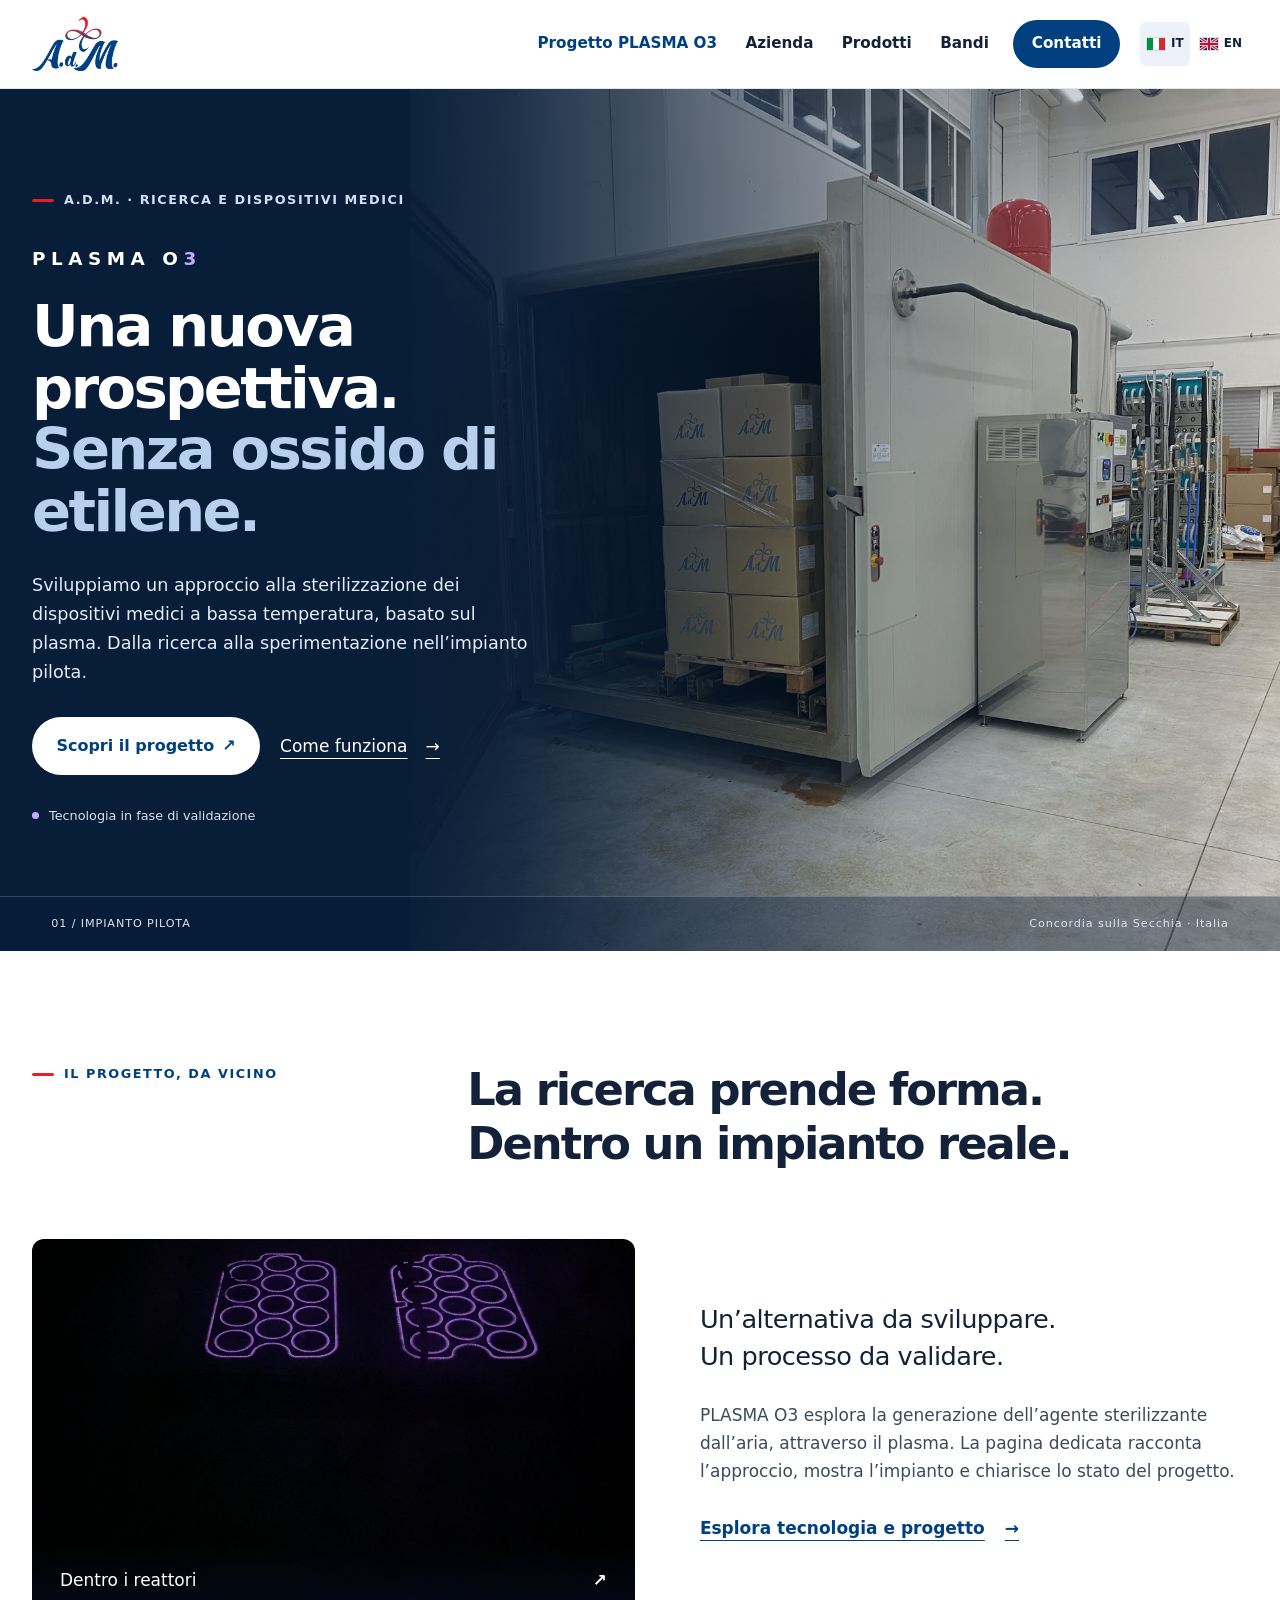
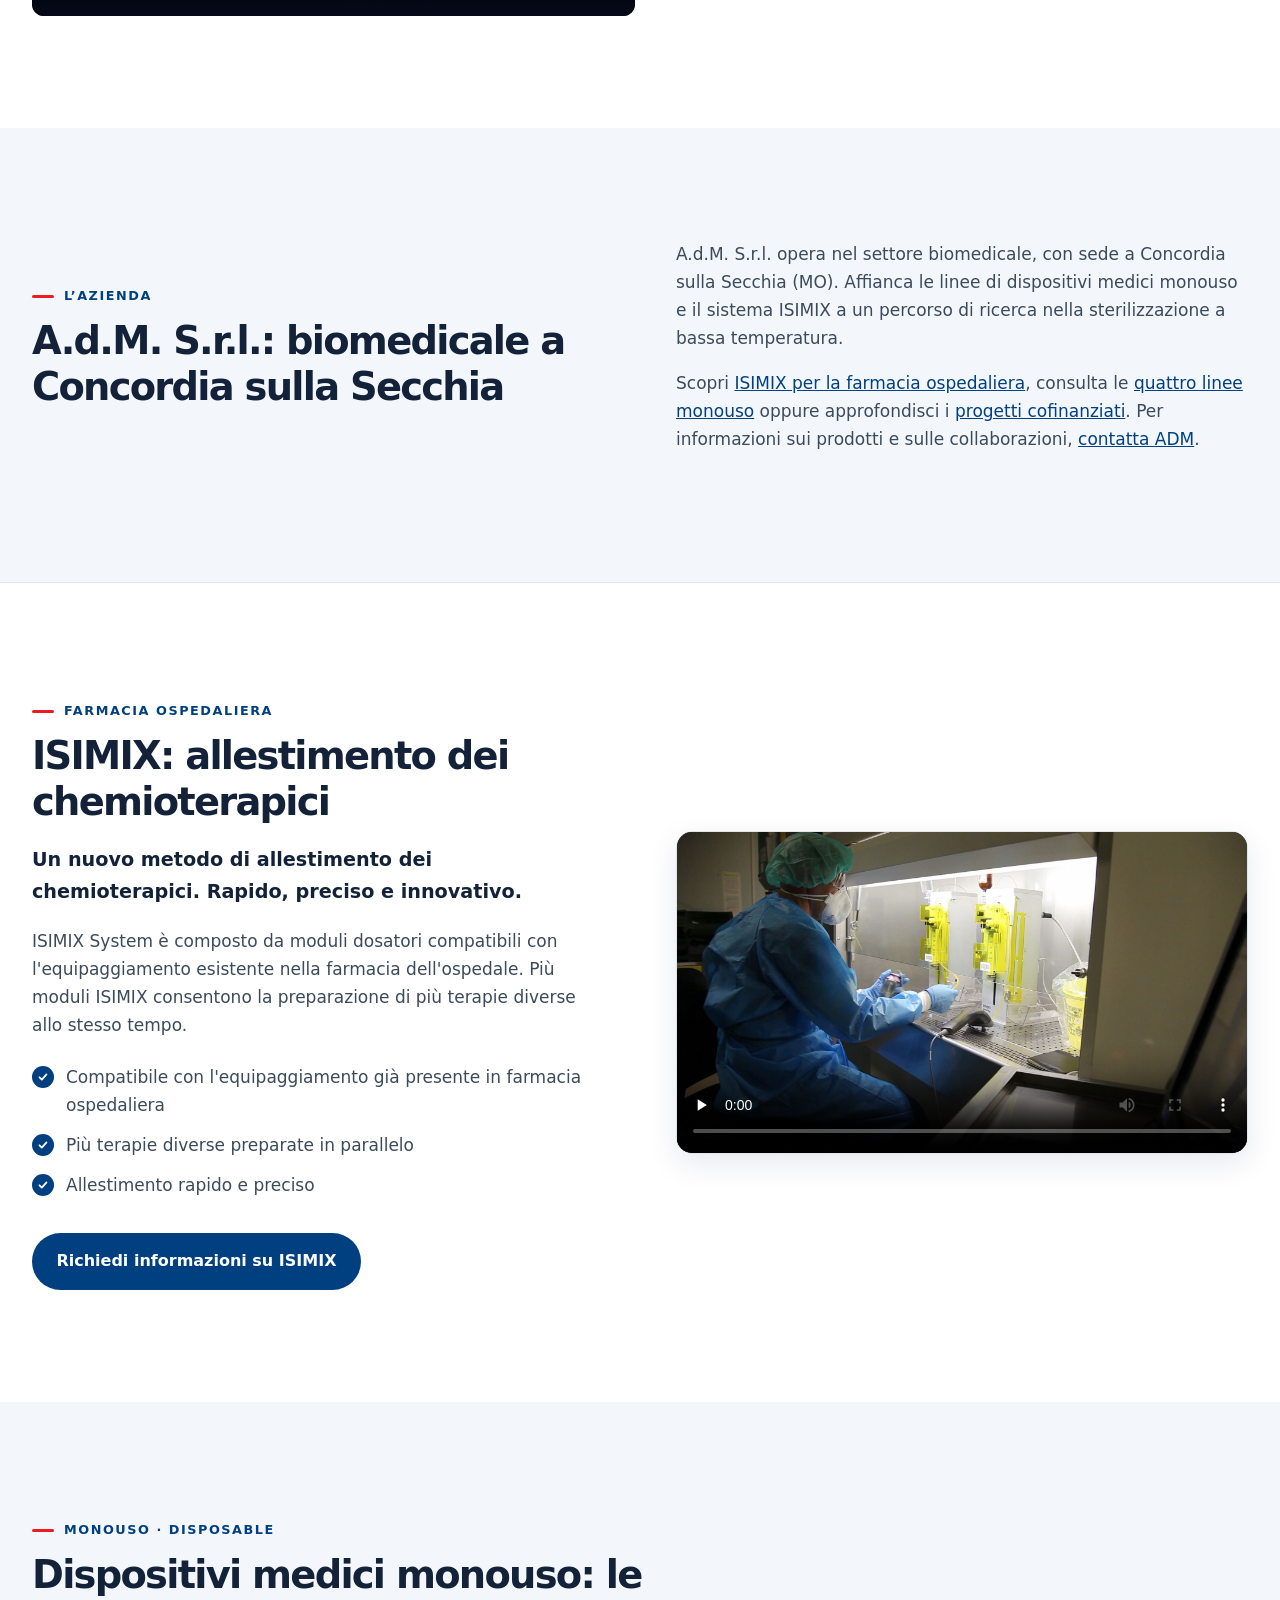
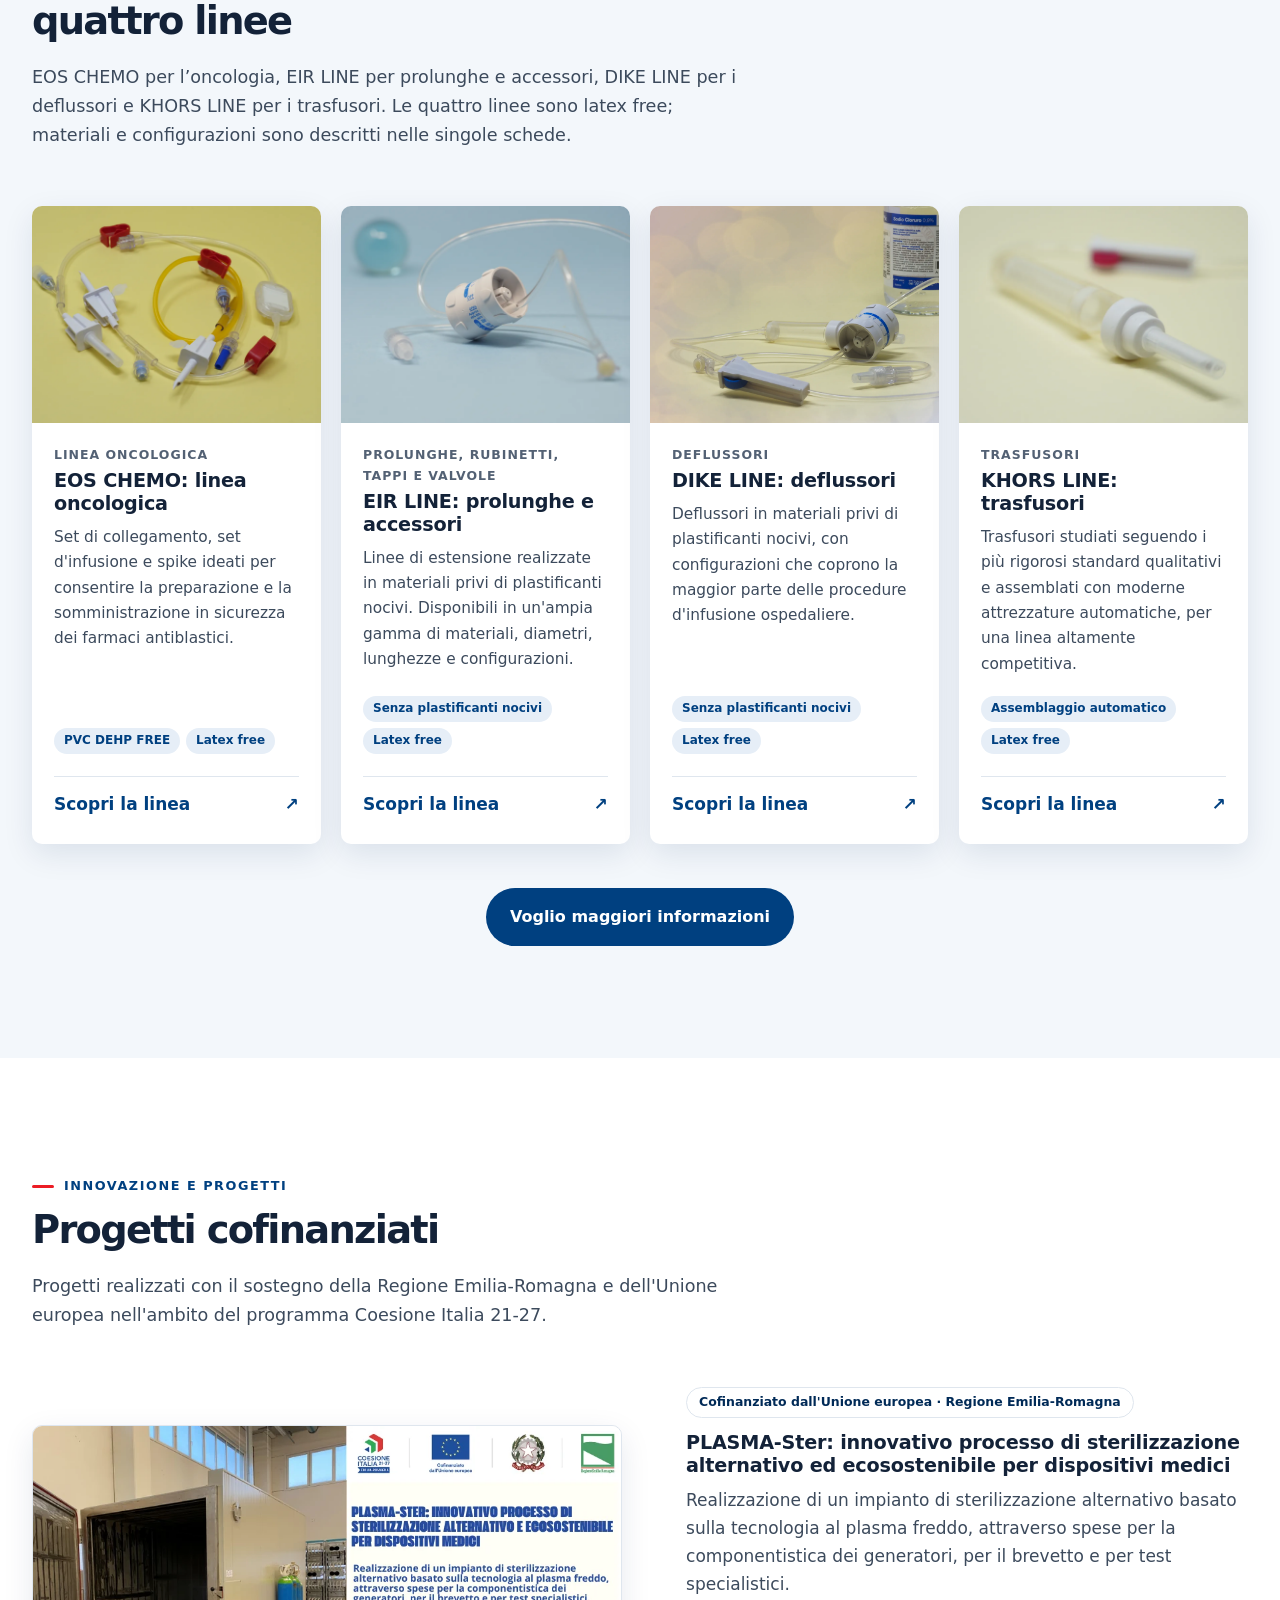
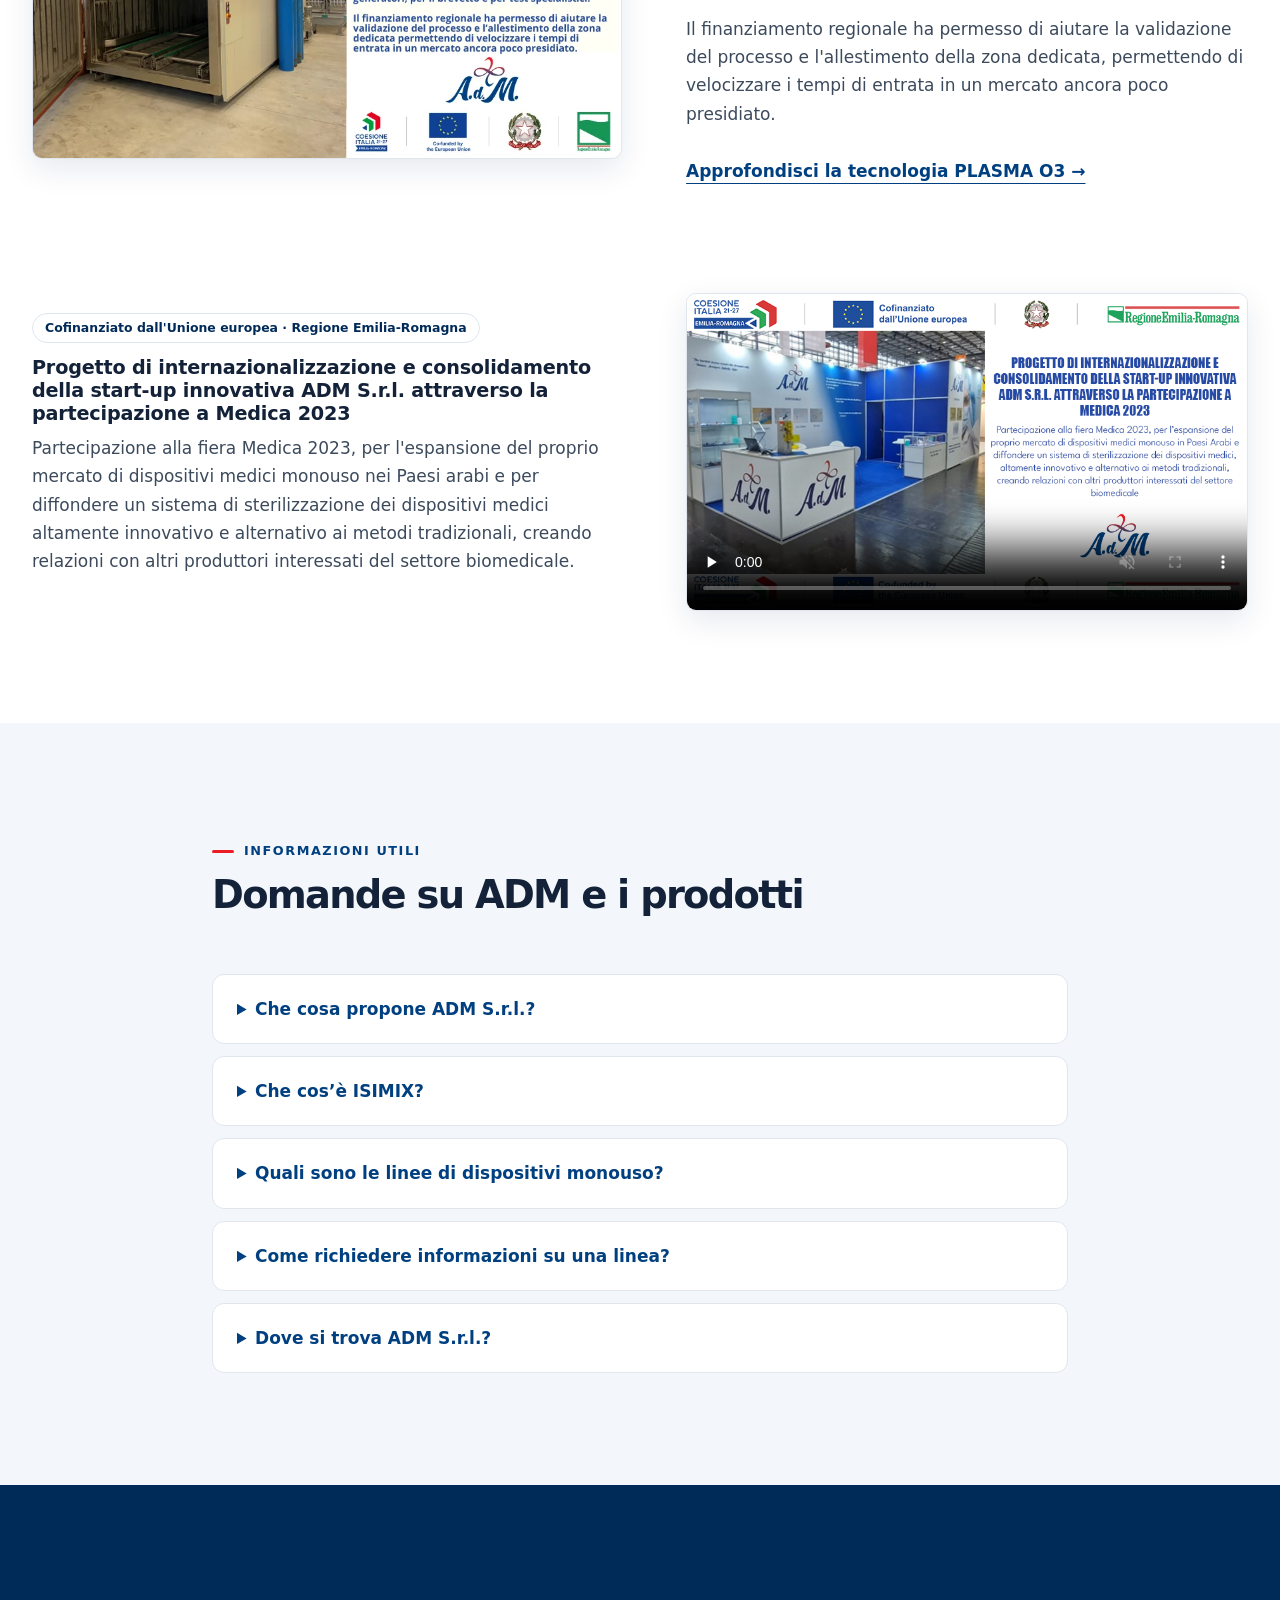
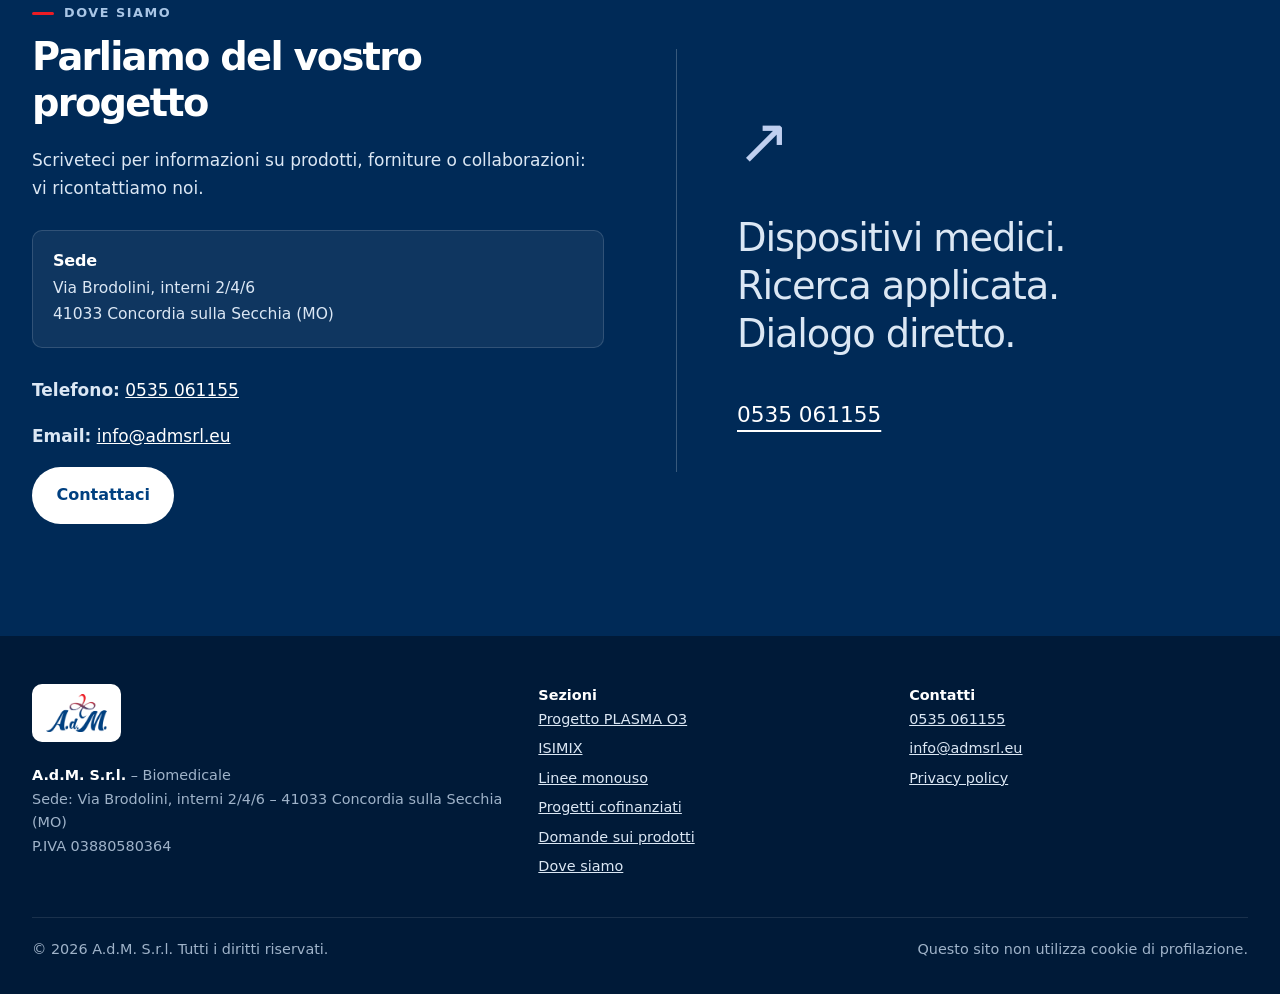
<file: index.html>
<!DOCTYPE html>

<html class="no-js" lang="it">
<head>
<meta charset="utf-8"/>
<meta content="width=device-width, initial-scale=1" name="viewport"/>
<title>ADM S.r.l. | PLASMA O3 e dispositivi medici</title>
<meta content="ADM: dispositivi medici monouso, ISIMIX e progetto PLASMA O3 per la sterilizzazione senza ossido di etilene. Tecnologia in fase di validazione." name="description"/>
<meta name="robots" content="noindex, nofollow">
<meta content="#004080" name="theme-color"/>
<link href="assets/img/favicon-48.png" rel="icon" type="image/png"/>
<link href="assets/img/apple-touch-icon.png" rel="apple-touch-icon"/>
<link href="assets/css/style.css?v=20261026" rel="stylesheet"/>
<script defer="" src="assets/js/main.js?v=20261026"></script>
<link href="assets/css/evolution.css?v=20261026" rel="stylesheet"/><link href="https://www.admsrl.eu/" rel="canonical"/><link href="https://www.admsrl.eu/" hreflang="it" rel="alternate"/><link href="https://www.admsrl.eu/en/" hreflang="en" rel="alternate"/><link href="https://www.admsrl.eu/" hreflang="x-default" rel="alternate"/><meta content="website" property="og:type"/><meta content="it_IT" property="og:locale"/><meta content="A.d.M. S.r.l." property="og:site_name"/><meta content="ADM S.r.l. | PLASMA O3 e dispositivi medici" property="og:title"/><meta content="ADM: dispositivi medici monouso, ISIMIX e progetto PLASMA O3 per la sterilizzazione senza ossido di etilene. Tecnologia in fase di validazione." property="og:description"/><meta content="https://www.admsrl.eu/" property="og:url"/><meta content="https://www.admsrl.eu/assets/media/og-plasma.jpg" property="og:image"/><meta content="1200" property="og:image:width"/><meta content="630" property="og:image:height"/><meta content="summary_large_image" name="twitter:card"/><meta content="ADM S.r.l. | PLASMA O3 e dispositivi medici" name="twitter:title"/><meta content="ADM: dispositivi medici monouso, ISIMIX e progetto PLASMA O3 per la sterilizzazione senza ossido di etilene. Tecnologia in fase di validazione." name="twitter:description"/><meta content="https://www.admsrl.eu/assets/media/og-plasma.jpg" name="twitter:image"/><link as="image" href="assets/media/camera-3.webp" rel="preload" type="image/webp"/><script type="application/ld+json">{"@context": "https://schema.org", "@graph": [{"@type": "Organization", "@id": "https://www.admsrl.eu/#organizzazione", "name": "A.d.M. S.r.l.", "url": "https://www.admsrl.eu/", "logo": "https://www.admsrl.eu/assets/img/logo-adm.png", "email": "info@admsrl.eu", "telephone": "+390535061155", "vatID": "IT03880580364", "address": {"@type": "PostalAddress", "streetAddress": "Via Brodolini, interni 2/4/6", "postalCode": "41033", "addressLocality": "Concordia sulla Secchia", "addressRegion": "MO", "addressCountry": "IT"}}, {"@type": "WebSite", "@id": "https://www.admsrl.eu/#sito", "name": "A.d.M. S.r.l.", "url": "https://www.admsrl.eu/", "inLanguage": ["it", "en"], "publisher": {"@id": "https://www.admsrl.eu/#organizzazione"}}, {"@type": "WebPage", "@id": "https://www.admsrl.eu/#pagina", "url": "https://www.admsrl.eu/", "name": "ADM S.r.l. | PLASMA O3 e dispositivi medici", "description": "ADM: dispositivi medici monouso, ISIMIX e progetto PLASMA O3 per la sterilizzazione senza ossido di etilene. Tecnologia in fase di validazione.", "inLanguage": "it", "isPartOf": {"@id": "https://www.admsrl.eu/#sito"}, "about": {"@id": "https://www.admsrl.eu/#organizzazione"}}]}</script></head>
<body>
<a class="skip" href="#contenuto">Vai al contenuto</a>
<header class="header">
<div class="wrap">
<a aria-label="A.d.M. S.r.l. – torna all'inizio" class="logo" href="./">
<picture><source srcset="assets/img/logo-adm.webp" type="image/webp"/><img alt="A.d.M. S.r.l." height="375" src="assets/img/logo-adm.png" width="600"/></picture>
</a>
<button aria-controls="nav" aria-expanded="false" aria-label="Apri il menu" class="menu-toggle" type="button"><span></span><span></span><span></span></button>
<nav aria-label="Menu principale" class="nav" id="nav">
<ul><li><a class="nav-project" href="plasma-o3.html">Progetto PLASMA O3</a></li><li><a href="#azienda">Azienda</a></li><li><a href="#monouso">Prodotti</a></li><li><a href="#progetti">Bandi</a></li><li><a class="btn btn-primario" href="#contatti">Contatti</a></li></ul>
</nav>
<div aria-label="Lingua" class="language-switch"><a aria-current="true" aria-label="Italiano" href="./" hreflang="it" lang="it"><img alt="" height="14" src="assets/img/flag-it.svg" width="20"/> IT</a><a aria-label="English" href="en/./" hreflang="en" lang="en"><img alt="" height="14" src="assets/img/flag-en.svg" width="20"/> EN</a></div></div>
</header>
<main id="contenuto" tabindex="-1">
<section aria-labelledby="titolo-hero" class="hero hero-plasma"><picture><source srcset="assets/media/camera-3.webp" type="image/webp"/><img alt="Camera pilota di sterilizzazione ADM aperta con un carico di dispositivi confezionati" class="hero-img" fetchpriority="high" height="1350" src="assets/media/camera-3.webp" width="1800"/></picture>
<div class="wrap"><div class="hero-testo"><span class="eyebrow">A.d.M. · Ricerca e dispositivi medici</span><p class="project-name">PLASMA O<span>3</span></p><h1 id="titolo-hero">Una nuova prospettiva.<br/><em>Senza ossido di etilene.</em></h1><p class="lead">Sviluppiamo un approccio alla sterilizzazione dei dispositivi medici a bassa temperatura, basato sul plasma. Dalla ricerca alla sperimentazione nell’impianto pilota.</p><div class="azioni"><a class="btn btn-chiaro" href="plasma-o3.html">Scopri il progetto <span aria-hidden="true">↗</span></a><a class="hero-link" href="plasma-o3.html#processo">Come funziona <span aria-hidden="true">→</span></a></div><p class="hero-status"><span aria-hidden="true"></span>Tecnologia in fase di validazione</p></div></div><div class="hero-caption"><span>01 / IMPIANTO PILOTA</span><span>Concordia sulla Secchia · Italia</span></div></section><section class="project-intro sezione"><div class="wrap"><div class="intro-heading"><span class="eyebrow">Il progetto, da vicino</span><h2>La ricerca prende forma.<br/>Dentro un impianto reale.</h2></div><div class="project-preview"><a class="reactor-preview" href="plasma-o3.html#reattori"><img alt="Reattori al plasma illuminati durante il funzionamento" height="720" loading="lazy" src="assets/media/reattori.jpg" width="1280"/><span>Dentro i reattori <b aria-hidden="true">↗</b></span></a><div class="intro-copy"><p class="big-copy">Un’alternativa da sviluppare.<br/>Un processo da validare.</p><p>PLASMA O3 esplora la generazione dell’agente sterilizzante dall’aria, attraverso il plasma. La pagina dedicata racconta l’approccio, mostra l’impianto e chiarisce lo stato del progetto.</p><a class="text-link" href="plasma-o3.html">Esplora tecnologia e progetto <span aria-hidden="true">→</span></a></div></div></div></section>
<section aria-labelledby="titolo-azienda" class="sezione azienda" id="azienda">
<div class="wrap due-colonne">
<div><span class="eyebrow">L’azienda</span><h2 id="titolo-azienda">A.d.M. S.r.l.: biomedicale a Concordia sulla Secchia</h2></div>
<div><p>A.d.M. S.r.l. opera nel settore biomedicale, con sede a Concordia sulla Secchia (MO). Affianca le linee di dispositivi medici monouso e il sistema ISIMIX a un percorso di ricerca nella sterilizzazione a bassa temperatura.</p>
<p>Scopri <a href="#isimix">ISIMIX per la farmacia ospedaliera</a>, consulta le <a href="#monouso">quattro linee monouso</a> oppure approfondisci i <a href="#progetti">progetti cofinanziati</a>. Per informazioni sui prodotti e sulle collaborazioni, <a href="#contatti">contatta ADM</a>.</p></div>
</div>
</section>
<section aria-labelledby="titolo-isimix" class="sezione isimix" id="isimix">
<div class="wrap due-colonne">
<div>
<span class="eyebrow">Farmacia ospedaliera</span>
<h2 id="titolo-isimix">ISIMIX: allestimento dei chemioterapici</h2>
<p class="sottotitolo">Un nuovo metodo di allestimento dei chemioterapici. Rapido, preciso e innovativo.</p>
<p>ISIMIX System è composto da moduli dosatori compatibili con l'equipaggiamento esistente nella farmacia dell'ospedale. Più moduli ISIMIX consentono la preparazione di più terapie diverse allo stesso tempo.</p>
<ul class="vantaggi">
<li>Compatibile con l'equipaggiamento già presente in farmacia ospedaliera</li>
<li>Più terapie diverse preparate in parallelo</li>
<li>Allestimento rapido e preciso</li>
</ul>
<a class="btn btn-primario" href="mailto:info@admsrl.eu?subject=Informazioni%20ISIMIX">Richiedi informazioni su ISIMIX</a>
</div>
<div>
<div class="player-locale"><video aria-label="Video di presentazione ISIMIX" controls="" id="video-isimix" playsinline="" poster="assets/img/hero-isimix.jpg" preload="none" style="width:100%;height:auto">
<source src="assets/video/isimix.mp4" type="video/mp4"/>
<a href="assets/video/isimix.mp4">Scarica il video ISIMIX</a>
</video></div>
</div>
</div>
</section>
<section aria-labelledby="titolo-monouso" class="sezione sezione-soft" id="monouso">
<div class="wrap">
<div class="intestazione">
<span class="eyebrow">Monouso · Disposable</span>
<h2 id="titolo-monouso">Dispositivi medici monouso: le quattro linee</h2>
<p>EOS CHEMO per l’oncologia, EIR LINE per prolunghe e accessori, DIKE LINE per i deflussori e KHORS LINE per i trasfusori. Le quattro linee sono latex free; materiali e configurazioni sono descritti nelle singole schede.</p>
</div>
<div class="linee">
<article class="card card-linea">
<picture><source srcset="assets/img/monouso-3.webp" type="image/webp"/><img alt="Set della linea oncologica EOS CHEMO con spike e linee di collegamento" height="900" loading="lazy" src="assets/img/monouso-3.jpg" width="1200"/></picture>
<div class="card-corpo">
<span class="categoria">Linea oncologica</span>
<h3 id="eos-chemo">EOS CHEMO: linea oncologica</h3>
<p>Set di collegamento, set d'infusione e spike ideati per consentire la preparazione e la somministrazione in sicurezza dei farmaci antiblastici.</p>
<div class="tag"><span>PVC DEHP FREE</span><span>Latex free</span></div>
<button aria-controls="scheda-eos" aria-haspopup="dialog" aria-label="Scopri la linea EOS CHEMO" class="linea-apri" data-linea="scheda-eos" type="button">Scopri la linea <span aria-hidden="true">↗</span></button>
</div>
</article>
<article class="card card-linea">
<picture><source srcset="assets/img/monouso-2.webp" type="image/webp"/><img alt="Linea di estensione EIR LINE con regolatore" height="900" loading="lazy" src="assets/img/monouso-2.jpg" width="1200"/></picture>
<div class="card-corpo">
<span class="categoria">Prolunghe, rubinetti, tappi e valvole</span>
<h3 id="eir-line">EIR LINE: prolunghe e accessori</h3>
<p>Linee di estensione realizzate in materiali privi di plastificanti nocivi. Disponibili in un'ampia gamma di materiali, diametri, lunghezze e configurazioni.</p>
<div class="tag"><span>Senza plastificanti nocivi</span><span>Latex free</span></div>
<button aria-controls="scheda-eir" aria-haspopup="dialog" aria-label="Scopri la linea EIR LINE" class="linea-apri" data-linea="scheda-eir" type="button">Scopri la linea <span aria-hidden="true">↗</span></button>
</div>
</article>
<article class="card card-linea">
<picture><source srcset="assets/img/monouso-sfondo.webp" type="image/webp"/><img alt="Deflussore della linea DIKE con regolatore di flusso" height="1440" loading="lazy" src="assets/img/monouso-sfondo.jpg" width="1920"/></picture>
<div class="card-corpo">
<span class="categoria">Deflussori</span>
<h3 id="dike-line">DIKE LINE: deflussori</h3>
<p>Deflussori in materiali privi di plastificanti nocivi, con configurazioni che coprono la maggior parte delle procedure d'infusione ospedaliere.</p>
<div class="tag"><span>Senza plastificanti nocivi</span><span>Latex free</span></div>
<button aria-controls="scheda-dike" aria-haspopup="dialog" aria-label="Scopri la linea DIKE LINE" class="linea-apri" data-linea="scheda-dike" type="button">Scopri la linea <span aria-hidden="true">↗</span></button>
</div>
</article>
<article class="card card-linea">
<picture><source srcset="assets/img/monouso-1.webp" type="image/webp"/><img alt="Camera di gocciolamento di un trasfusore della linea KHORS" height="900" loading="lazy" src="assets/img/monouso-1.jpg" width="1200"/></picture>
<div class="card-corpo">
<span class="categoria">Trasfusori</span>
<h3 id="khors-line">KHORS LINE: trasfusori</h3>
<p>Trasfusori studiati seguendo i più rigorosi standard qualitativi e assemblati con moderne attrezzature automatiche, per una linea altamente competitiva.</p>
<div class="tag"><span>Assemblaggio automatico</span><span>Latex free</span></div>
<button aria-controls="scheda-khors" aria-haspopup="dialog" aria-label="Scopri la linea KHORS LINE" class="linea-apri" data-linea="scheda-khors" type="button">Scopri la linea <span aria-hidden="true">↗</span></button>
</div>
</article>
</div>
<div class="cta-centro">
<a class="btn btn-primario" href="mailto:info@admsrl.eu?subject=Richiesta%20Contatto%20Prodotti">Voglio maggiori informazioni</a>
</div>
</div>
</section>
<section aria-labelledby="titolo-progetti" class="sezione" id="progetti">
<div class="wrap">
<div class="intestazione">
<span class="eyebrow">Innovazione e progetti</span>
<h2 id="titolo-progetti">Progetti cofinanziati</h2>
<p>Progetti realizzati con il sostegno della Regione Emilia-Romagna e dell'Unione europea nell'ambito del programma Coesione Italia 21-27.</p>
</div>
<article class="progetto" id="plasma-ster">
<div class="media">
<picture><source srcset="assets/img/banner-plasma-ster.webp" type="image/webp"/><img alt="Cartellone del progetto PLASMA-Ster, cofinanziato dall'Unione europea, Repubblica Italiana e Regione Emilia-Romagna (Coesione Italia 21-27), con foto dell'impianto di sterilizzazione al plasma freddo." height="499" loading="lazy" src="assets/img/banner-plasma-ster.png" width="884"/></picture>
</div>
<div>
<span class="badge-fondi">Cofinanziato dall'Unione europea · Regione Emilia-Romagna</span>
<h3>PLASMA-Ster: innovativo processo di sterilizzazione alternativo ed ecosostenibile per dispositivi medici</h3>
<p>Realizzazione di un impianto di sterilizzazione alternativo basato sulla tecnologia al plasma freddo, attraverso spese per la componentistica dei generatori, per il brevetto e per test specialistici.</p>
<p>Il finanziamento regionale ha permesso di aiutare la validazione del processo e l'allestimento della zona dedicata, permettendo di velocizzare i tempi di entrata in un mercato ancora poco presidiato.</p>
<a class="text-link" href="plasma-o3.html">Approfondisci la tecnologia PLASMA O3 →</a></div>
</article>
<article class="progetto inverti" id="medica-2023">
<div class="media">
<video aria-label="Banner del progetto Medica 2023, cofinanziato dall'Unione europea" controls="" height="500" muted="" playsinline="" poster="assets/img/banner-medica-2023-ue.png" preload="none" width="884">
<source src="assets/video/banner-medica-2023-ue.mp4" type="video/mp4"/>
<img alt="Progetto Medica 2023 cofinanziato dall'Unione europea, Repubblica Italiana e Regione Emilia-Romagna" src="assets/img/banner-medica-2023-ue.png"/>
</video>
</div>
<div>
<span class="badge-fondi">Cofinanziato dall'Unione europea · Regione Emilia-Romagna</span>
<h3>Progetto di internazionalizzazione e consolidamento della start-up innovativa ADM S.r.l. attraverso la partecipazione a Medica 2023</h3>
<p>Partecipazione alla fiera Medica 2023, per l'espansione del proprio mercato di dispositivi medici monouso nei Paesi arabi e per diffondere un sistema di sterilizzazione dei dispositivi medici altamente innovativo e alternativo ai metodi tradizionali, creando relazioni con altri produttori interessati del settore biomedicale.</p>
</div>
</article>
</div>
</section>
<section aria-labelledby="titolo-domande" class="sezione sezione-soft" id="domande"><div class="wrap faq-wrap">
<div class="intestazione"><span class="eyebrow">Informazioni utili</span><h2 id="titolo-domande">Domande su ADM e i prodotti</h2></div>
<div class="faq-list"><details class="faq-item"><summary>Che cosa propone ADM S.r.l.?</summary><p>ADM presenta il sistema ISIMIX per l’allestimento dei chemioterapici, quattro linee di dispositivi medici monouso e il progetto PLASMA-Ster dedicato alla sterilizzazione al plasma freddo. <a href="#azienda">Conosci l’azienda</a>.</p></details>
<details class="faq-item"><summary>Che cos’è ISIMIX?</summary><p>ISIMIX è un sistema composto da moduli dosatori per l’allestimento dei chemioterapici nella farmacia ospedaliera. Più moduli consentono di preparare terapie diverse in parallelo. Per approfondire la compatibilità con l’equipaggiamento della tua struttura, <a href="mailto:info@admsrl.eu?subject=Informazioni%20ISIMIX">scrivi ad ADM</a>.</p></details>
<details class="faq-item"><summary>Quali sono le linee di dispositivi monouso?</summary><p><a href="#eos-chemo">EOS CHEMO</a> comprende set di collegamento, set d’infusione e spike per l’oncologia. <a href="#eir-line">EIR LINE</a> comprende prolunghe, rubinetti, tappi e valvole. <a href="#dike-line">DIKE LINE</a> è dedicata ai deflussori e <a href="#khors-line">KHORS LINE</a> ai trasfusori.</p></details>
<details class="faq-item"><summary>Come richiedere informazioni su una linea?</summary><p>Apri la scheda della linea e seleziona il pulsante per richiedere informazioni: si aprirà la tua app di posta con oggetto e messaggio già predisposti. Puoi anche scrivere direttamente a <a href="mailto:info@admsrl.eu">info@admsrl.eu</a>, indicando la linea, la tua struttura e le informazioni che cerchi.</p></details>
<details class="faq-item"><summary>Dove si trova ADM S.r.l.?</summary><p>La sede è in Via Brodolini, interni 2/4/6 – 41033 Concordia sulla Secchia (MO). <a href="#contatti">Consulta sede e contatti</a>.</p></details>
</div>
</div></section>
<section aria-labelledby="titolo-contatti" class="sezione contatti" id="contatti">
<div class="wrap due-colonne">
<div>
<span class="eyebrow">Dove siamo</span>
<h2 id="titolo-contatti">Parliamo del vostro progetto</h2>
<p>Scriveteci per informazioni su prodotti, forniture o collaborazioni: vi ricontattiamo noi.</p>
<div class="sedi"><div class="sede"><h3>Sede</h3><p>Via Brodolini, interni 2/4/6<br/>41033 Concordia sulla Secchia (MO)</p></div></div>
<p><strong>Telefono:</strong> <a href="tel:+390535061155">0535 061155</a></p>
<p><strong>Email:</strong> <a href="mailto:info@admsrl.eu">info@admsrl.eu</a></p>
<a class="btn btn-chiaro" data-contatto="" href="mailto:info@admsrl.eu?subject=Richiesta%20Contatto&amp;body=Buongiorno%2C%20sono%20interessato%20a%20maggiori%20informazioni%2C%20pertanto%20vorrei%20essere%20ricontattato.">Contattaci</a>
</div>
<div class="contact-editorial"><span aria-hidden="true" class="contact-symbol">↗</span><p>Dispositivi medici.<br/>Ricerca applicata.<br/>Dialogo diretto.</p><a href="tel:+390535061155">0535 061155</a></div></div>
</section>
</main>
<dialog aria-labelledby="titolo-eos" class="popup popup-linea" id="scheda-eos"><div class="linea-barra"><span>Linea oncologica</span><button aria-label="Chiudi scheda EOS CHEMO" autofocus="" class="linea-chiudi" type="button">Chiudi ×</button></div><div class="linea-dettaglio"><div class="linea-foto catalogo-foto"><figure><img alt="Set per infusione EOS CHEMO" loading="lazy" src="assets/img/catalogo/7-image1.jpeg"/><figcaption>Set per infusione EOS CHEMO</figcaption></figure><figure><img alt="Set di collegamento EOS CHEMO" loading="lazy" src="assets/img/catalogo/9-image1.jpeg"/><figcaption>Set di collegamento EOS CHEMO</figcaption></figure><figure><img alt="Accessori per preparazione EOS CHEMO" loading="lazy" src="assets/img/catalogo/8-image1.jpeg"/><figcaption>Accessori per preparazione EOS CHEMO</figcaption></figure></div><div class="linea-testo"><span class="eyebrow">Linea oncologica</span><h2 id="titolo-eos">EOS CHEMO</h2><p>Set di collegamento, set per infusione e accessori per la preparazione e la somministrazione di farmaci antiblastici.</p><h3>Set per infusione</h3><p>Configurazioni a una, due o quattro vie, trasparenti o ambrate, con derivazioni valvolate e accesso needleless. Tubatismi in PVC DEHP FREE, lunghezza 180 cm e diametro 3 × 4,1 mm. Set latex free.</p><h3>Set di collegamento</h3><p>Collegano sacca o flacone alla linea principale EOS CHEMO. Versioni da 40 e 50 cm, anche ambrate, con opzioni di filtro da 0,2 µm, regolatore di flusso e connessioni valvolate.</p><h3>Accessori per preparazione</h3><p>Spike con aggancio per flaconi da 20 mm e presa aria da 0,2 µm; raccordo maschio needleless Luer Lock maschio–femmina con aggancio irreversibile. Accessori latex free.</p><h3>Codici e configurazioni</h3><details class="catalogo-dettagli"><summary>Set per infusione · 12 codici</summary><div aria-label="Set per infusione" class="catalogo-tabella" role="region" tabindex="0"><table><caption>Set per infusione</caption><thead><tr><th scope="col">Codice</th><th scope="col">Descrizione</th><th scope="col">Materiale</th><th scope="col">Lunghezza</th><th scope="col">Diametro</th></tr></thead><tbody><tr><th scope="row">5ADMA037</th><td>Set ad una via per infusione antiblastici</td><td>PVC DEHP FREE</td><td>180 cm</td><td>3x4.1 mm</td></tr><tr><th scope="row">5ADMA037N</th><td>Set ad una via per infusione antiblastici</td><td>PVC DEHP FREE</td><td>180 cm</td><td>3x4.1 mm</td></tr><tr><th scope="row">5ADMA003</th><td>Set a due vie per infusione antiblastici</td><td>PVC DEHP FREE</td><td>180 cm</td><td>3x4.1 mm</td></tr><tr><th scope="row">5ADMA003N</th><td>Set a due vie per infusione antiblastici</td><td>PVC DEHP FREE</td><td>180 cm</td><td>3x4.1 mm</td></tr><tr><th scope="row">5ADMA004</th><td>Set a quattro vie per infusione antiblastici</td><td>PVC DEHP FREE</td><td>180 cm</td><td>3x4.1 mm</td></tr><tr><th scope="row">5ADMA004N</th><td>Set a quattro vie per infusione antiblastici</td><td>PVC DEHP FREE</td><td>180 cm</td><td>3x4.1 mm</td></tr><tr><th scope="row">5ADMB042</th><td>Set ad una via ambrato per infusione antiblastici</td><td>PVC DEHP FREE</td><td>180 cm</td><td>3x4.1 mm</td></tr><tr><th scope="row">5ADMB042N</th><td>Set ad una via ambrato per infusione antiblastici</td><td>PVC DEHP FREE</td><td>180 cm</td><td>3x4.1 mm</td></tr><tr><th scope="row">5ADMB024</th><td>Set a due vie ambrato per infusione antiblastici</td><td>PVC DEHP FREE</td><td>180 cm</td><td>3x4.1 mm</td></tr><tr><th scope="row">5ADMB024N</th><td>Set a due vie ambrato per infusione antiblastici</td><td>PVC DEHP FREE</td><td>180 cm</td><td>3x4.1 mm</td></tr><tr><th scope="row">5ADMB015</th><td>Set a quattro vie ambrato per infusione antiblastici</td><td>PVC DEHP FREE</td><td>180 cm</td><td>3x4.1 mm</td></tr><tr><th scope="row">5ADMB015N</th><td>Set a quattro vie ambrato per infusione antiblastici</td><td>PVC DEHP FREE</td><td>180 cm</td><td>3x4.1 mm</td></tr></tbody></table></div></details><details class="catalogo-dettagli"><summary>Set di collegamento · 14 codici</summary><div aria-label="Set di collegamento" class="catalogo-tabella" role="region" tabindex="0"><table><caption>Set di collegamento</caption><thead><tr><th scope="col">Codice</th><th scope="col">Descrizione</th><th scope="col">Materiale</th><th scope="col">Lunghezza</th><th scope="col">Diametro</th></tr></thead><tbody><tr><th scope="row">5ADMA027N</th><td>Set Collegamento</td><td>PVC DEHP FREE</td><td>40 cm</td><td>3x4.1 mm</td></tr><tr><th scope="row">5ADMA027</th><td>Set Collegamento</td><td>PVC DEHP FREE</td><td>40 cm</td><td>3x4.1 mm</td></tr><tr><th scope="row">5ADMA027S</th><td>Set Collegamento</td><td>PVC DEHP FREE</td><td>40 cm</td><td>3x4.1 mm</td></tr><tr><th scope="row">5ADMB025N</th><td>Set Collegamento Ambrato</td><td>PVC DEHP FREE</td><td>40 cm</td><td>3x4.1 mm</td></tr><tr><th scope="row">5ADMB025</th><td>Set Collegamento Ambrato</td><td>PVC DEHP FREE</td><td>40 cm</td><td>3x4.1 mm</td></tr><tr><th scope="row">5ADMB025S</th><td>Set Collegamento Ambrato</td><td>PVC DEHP FREE</td><td>40 cm</td><td>3x4.1 mm</td></tr><tr><th scope="row">5ADMA046N</th><td>Set Collegamento con filtro 0.2 µm</td><td>PVC DEHP FREE</td><td>50 cm</td><td>3x4.1 mm</td></tr><tr><th scope="row">5ADMA046</th><td>Set Collegamento con filtro 0.2 µm</td><td>PVC DEHP FREE</td><td>50 cm</td><td>3x4.1 mm</td></tr><tr><th scope="row">5ADMA046S</th><td>Set Collegamento con filtro 0.2 µm</td><td>PVC DEHP FREE</td><td>50 cm</td><td>3x4.1 mm</td></tr><tr><th scope="row">5ADMA043N</th><td>Set Collegamento con reg.flusso</td><td>PVC DEHP FREE</td><td>50 cm</td><td>3x4.1 mm</td></tr><tr><th scope="row">5ADMA043</th><td>Set Collegamento con reg.flusso</td><td>PVC DEHP FREE</td><td>50 cm</td><td>3x4.1 mm</td></tr><tr><th scope="row">5ADMB059N</th><td>Set Collegamento ambrato con filtro 0.2 µm</td><td>PVC DEHP FREE</td><td>50 cm</td><td>3x4.1 mm</td></tr><tr><th scope="row">5ADMB059</th><td>Set Collegamento ambrato con filtro 0.2 µm</td><td>PVC DEHP FREE</td><td>50 cm</td><td>3x4.1 mm</td></tr><tr><th scope="row">5ADMB059S</th><td>Set Collegamento ambrato con filtro 0.2 µm</td><td>PVC DEHP FREE</td><td>50 cm</td><td>3x4.1 mm</td></tr></tbody></table></div></details><details class="catalogo-dettagli"><summary>Accessori per preparazione · 2 codici</summary><div aria-label="Accessori per preparazione" class="catalogo-tabella" role="region" tabindex="0"><table><caption>Accessori per preparazione</caption><thead><tr><th scope="col">Codice</th><th scope="col">Descrizione</th><th scope="col">Materiale</th><th scope="col">Diametro</th></tr></thead><tbody><tr><th scope="row">5ADMG911</th><td>Spike con aggancio</td><td>ABS</td><td>20 mm</td></tr><tr><th scope="row">6ADMX957</th><td>Raccordo maschio needleless</td><td>PC-PSU</td><td>-</td></tr></tbody></table></div></details><div class="linea-richiesta"><h3>Richiedi la scheda tecnica</h3><p>Indica il codice o la configurazione di interesse per ricevere documentazione e informazioni sulla fornitura.</p><a class="btn btn-primario" href="mailto:info@admsrl.eu?subject=Informazioni%20EOS%20CHEMO&amp;body=Buongiorno%2C%20vorrei%20informazioni%20sulla%20linea%20EOS%20CHEMO.%0ACodice%20o%20configurazione%20di%20interesse%3A%20%0ANome%20e%20azienda%3A%20%0ARecapito%3A%20">Richiedi informazioni su EOS CHEMO</a><p class="linea-email"><a href="mailto:info@admsrl.eu">info@admsrl.eu</a></p></div></div></div></dialog>
<dialog aria-labelledby="titolo-eir" class="popup popup-linea" id="scheda-eir"><div class="linea-barra"><span>Prolunghe e accessori</span><button aria-label="Chiudi scheda EIR LINE" autofocus="" class="linea-chiudi" type="button">Chiudi ×</button></div><div class="linea-dettaglio"><div class="linea-foto catalogo-foto"><figure><img alt="Prolunga EIR LINE" loading="lazy" src="assets/img/catalogo/2-image1.jpeg"/><figcaption>Prolunga EIR LINE</figcaption></figure><figure><img alt="Prolunga EIR con filtro" loading="lazy" src="assets/img/catalogo/3-image1.jpeg"/><figcaption>Prolunga EIR con filtro</figcaption></figure><figure><img alt="Rubinetto a tre vie EIR" loading="lazy" src="assets/img/catalogo/4-image5.jpeg"/><figcaption>Rubinetto a tre vie EIR</figcaption></figure><figure><img alt="Tappi di chiusura EIR" loading="lazy" src="assets/img/catalogo/5-image1.jpeg"/><figcaption>Tappi di chiusura EIR</figcaption></figure></div><div class="linea-testo"><span class="eyebrow">Prolunghe e accessori</span><h2 id="titolo-eir">EIR LINE</h2><p>Linee di estensione per infusione, rubinetti a tre vie e tappi di chiusura. La gamma comprende diversi materiali, diametri, lunghezze e configurazioni, con prodotti latex free.</p><h3>Prolunghe per infusione</h3><p>Versioni dritte da 50 a 200 cm in PVC DEHP FREE, PVC FREE o PE, secondo il codice. Sono presenti versioni ambrate in PE e prolunghe spiralate da 100 a 400 cm, oltre a una versione con regolatore di flusso.</p><h3>Filtri, rubinetti e tappi</h3><p>Prolunghe da 40 cm con filtri da 0,2 o 1,2 µm; rubinetti a tre vie con rotazione a 360°, anche con prolunga da 10 a 150 cm. Tappi in ABS: perforabile trasparente, maschio bianco e Combi rosso.</p><h3>Codici e configurazioni</h3><details class="catalogo-dettagli"><summary>Prolunghe per infusione · 27 codici</summary><div aria-label="Prolunghe per infusione" class="catalogo-tabella" role="region" tabindex="0"><table><caption>Prolunghe per infusione</caption><thead><tr><th scope="col">Codice</th><th scope="col">Caratteristiche</th><th scope="col">Materiale</th><th scope="col">Lunghezza</th><th scope="col">Diametro</th></tr></thead><tbody><tr><th scope="row">2ADMA030</th><td>Regolatore di flusso</td><td>PVC DEHP FREE</td><td>50 cm</td><td>3x4.1 mm</td></tr><tr><th scope="row">2ADMA205</th><td>Dritta</td><td>PVC DEHP FREE</td><td>50 cm</td><td>1x2 mm</td></tr><tr><th scope="row">2ADMA210</th><td>Dritta</td><td>PVC DEHP FREE</td><td>100 cm</td><td>1x2 mm</td></tr><tr><th scope="row">2ADMA215</th><td>Dritta</td><td>PVC DEHP FREE</td><td>150 cm</td><td>1x2 mm</td></tr><tr><th scope="row">2ADMA220</th><td>Dritta</td><td>PVC DEHP FREE</td><td>200 cm</td><td>1x2 mm</td></tr><tr><th scope="row">2ADMA105</th><td>Dritta</td><td>PVC DEHP FREE</td><td>50 cm</td><td>2.5x4.1 mm</td></tr><tr><th scope="row">2ADMA110</th><td>Dritta</td><td>PVC DEHP FREE</td><td>100 cm</td><td>2.5x4.1 mm</td></tr><tr><th scope="row">2ADMA115</th><td>Dritta</td><td>PVC DEHP FREE</td><td>150 cm</td><td>2.5x4.1 mm</td></tr><tr><th scope="row">2ADMA120</th><td>Dritta</td><td>PVC DEHP FREE</td><td>200 cm</td><td>2.5x4.1 mm</td></tr><tr><th scope="row">2ADMA305</th><td>Dritta</td><td>PVC DEHP FREE</td><td>50 cm</td><td>1.5x3 mm</td></tr><tr><th scope="row">2ADMA310</th><td>Dritta</td><td>PVC DEHP FREE</td><td>100 cm</td><td>1.5x3 mm</td></tr><tr><th scope="row">2ADMA315</th><td>Dritta</td><td>PVC DEHP FREE</td><td>150 cm</td><td>1.5x3 mm</td></tr><tr><th scope="row">2ADMA320</th><td>Dritta</td><td>PVC DEHP FREE</td><td>200 cm</td><td>1.5x3 mm</td></tr><tr><th scope="row">2ADME105</th><td>Dritta</td><td>PVC FREE</td><td>50 cm</td><td>2.5x4.1 mm</td></tr><tr><th scope="row">2ADME110</th><td>Dritta</td><td>PVC  FREE</td><td>100 cm</td><td>2.5x4.1 mm</td></tr><tr><th scope="row">2ADME115</th><td>Dritta</td><td>PVC FREE</td><td>150 cm</td><td>2.5x4.1 mm</td></tr><tr><th scope="row">2ADME120</th><td>Dritta</td><td>PVC FREE</td><td>200 cm</td><td>2.5x4.1 mm</td></tr><tr><th scope="row">2ADMC205</th><td>Dritta</td><td>PE</td><td>50 cm</td><td>1x2 mm</td></tr><tr><th scope="row">2ADMC210</th><td>Dritta</td><td>PE</td><td>100 cm</td><td>1x2 mm</td></tr><tr><th scope="row">2ADMC215</th><td>Dritta</td><td>PE</td><td>150 cm</td><td>1x2 mm</td></tr><tr><th scope="row">2ADMC220</th><td>Dritta</td><td>PE</td><td>200 cm</td><td>1x2 mm</td></tr><tr><th scope="row">2ADMD215</th><td>Dritta</td><td>PE</td><td>150 cm</td><td>1x2 mm</td></tr><tr><th scope="row">2ADMD220</th><td>Dritta</td><td>PE</td><td>200 cm</td><td>1x2 mm</td></tr><tr><th scope="row">2ADMC410</th><td>Spiralata</td><td>PE</td><td>100 cm</td><td>1x2 mm</td></tr><tr><th scope="row">2ADMC420</th><td>Spiralata</td><td>PE</td><td>200 cm</td><td>1x2 mm</td></tr><tr><th scope="row">2ADMC430</th><td>Spiralata</td><td>PE</td><td>300 cm</td><td>1x2 mm</td></tr><tr><th scope="row">2ADMC440</th><td>Spiralata</td><td>PE</td><td>400 cm</td><td>1x2 mm</td></tr></tbody></table></div></details><details class="catalogo-dettagli"><summary>Prolunghe con filtro · 2 codici</summary><div aria-label="Prolunghe con filtro" class="catalogo-tabella" role="region" tabindex="0"><table><caption>Prolunghe con filtro</caption><thead><tr><th scope="col">Codice</th><th scope="col">Caratteristiche</th><th scope="col">Materiale</th><th scope="col">Lunghezza</th></tr></thead><tbody><tr><th scope="row">9ADMX010</th><td>Filtro da 0.2 micron</td><td>PVC DEHP FREE</td><td>40 cm</td></tr><tr><th scope="row">9ADMX040</th><td>Filtro da 1.2 micron</td><td>PVC DEHP FREE</td><td>40 cm</td></tr></tbody></table></div></details><details class="catalogo-dettagli"><summary>Rubinetti con e senza prolunga · 8 codici</summary><div aria-label="Rubinetti con e senza prolunga" class="catalogo-tabella" role="region" tabindex="0"><table><caption>Rubinetti con e senza prolunga</caption><thead><tr><th scope="col">Codice</th><th scope="col">Descrizione</th><th scope="col">Materiale</th><th scope="col">Rotazione / lunghezza</th></tr></thead><tbody><tr><th scope="row">3ADMH901</th><td>Rubinetto a tre vie</td><td>PC</td><td>360°</td></tr><tr><th scope="row">3ADMH903</th><td>Rubinetto a tre vie</td><td>PC</td><td>360°</td></tr><tr><th scope="row">4ADMX101</th><td>Rubinetto a 3 vie con linea di estensione</td><td>PVC DEHP FREE</td><td>10 cm</td></tr><tr><th scope="row">4ADMX103</th><td>Rubinetto a 3 vie con linea di estensione</td><td>PVC DEHP FREE</td><td>25 cm</td></tr><tr><th scope="row">4ADMX105</th><td>Rubinetto a 3 vie con linea di estensione</td><td>PVC DEHP FREE</td><td>50 cm</td></tr><tr><th scope="row">4ADMX108</th><td>Rubinetto a 3 vie con linea di estensione</td><td>PVC DEHP FREE</td><td>80 cm</td></tr><tr><th scope="row">4ADMX110</th><td>Rubinetto a 3 vie con linea di estensione</td><td>PVC DEHP FREE</td><td>100 cm</td></tr><tr><th scope="row">4ADMX115</th><td>Rubinetto a 3 vie con linea di estensione</td><td>PVC DEHP FREE</td><td>150 cm</td></tr></tbody></table></div></details><details class="catalogo-dettagli"><summary>Tappi di chiusura · 3 codici</summary><div aria-label="Tappi di chiusura" class="catalogo-tabella" role="region" tabindex="0"><table><caption>Tappi di chiusura</caption><thead><tr><th scope="col">Codice</th><th scope="col">Descrizione</th><th scope="col">Materiale</th></tr></thead><tbody><tr><th scope="row">6ADMG940</th><td>Tappo perforabile</td><td>ABS</td></tr><tr><th scope="row">6ADMG941</th><td>Tappo maschio</td><td>ABS</td></tr><tr><th scope="row">6ADML942</th><td>Tappo “Combi”</td><td>ABS</td></tr></tbody></table></div></details><div class="linea-richiesta"><h3>Richiedi la scheda tecnica</h3><p>Indica il codice o la configurazione di interesse per ricevere documentazione e informazioni sulla fornitura.</p><a class="btn btn-primario" href="mailto:info@admsrl.eu?subject=Informazioni%20EIR%20LINE&amp;body=Buongiorno%2C%20vorrei%20informazioni%20sulla%20linea%20EIR%20LINE.%0ACodice%20o%20configurazione%20di%20interesse%3A%20%0ANome%20e%20azienda%3A%20%0ARecapito%3A%20">Richiedi informazioni su EIR LINE</a><p class="linea-email"><a href="mailto:info@admsrl.eu">info@admsrl.eu</a></p></div></div></div></dialog>
<dialog aria-labelledby="titolo-dike" class="popup popup-linea" id="scheda-dike"><div class="linea-barra"><span>Deflussori</span><button aria-label="Chiudi scheda DIKE LINE" autofocus="" class="linea-chiudi" type="button">Chiudi ×</button></div><div class="linea-dettaglio"><div class="linea-foto catalogo-foto"><figure><img alt="Deflussore DIKE LINE" loading="lazy" src="assets/img/catalogo/1-image1.jpeg"/><figcaption>Deflussore DIKE LINE</figcaption></figure><figure><img alt="Configurazione della linea DIKE" loading="lazy" src="assets/img/catalogo/1-image5.jpeg"/><figcaption>Configurazione della linea DIKE</figcaption></figure></div><div class="linea-testo"><span class="eyebrow">Deflussori</span><h2 id="titolo-dike">DIKE LINE</h2><p>Deflussori per le procedure di infusione ospedaliere, in PVC DEHP FREE e latex free, disponibili in diverse configurazioni.</p><h3>Configurazioni della gamma</h3><ul class="linea-punti"><li>Set standard con o senza punto di infusione, anche con accesso a Y.</li><li>Versione ambrata per la protezione dalla luce.</li><li>Set con regolatore di flusso, anche microgoccia.</li><li>Versione con filtro da 0,2 µm.</li><li>Lunghezze da 150 e 180 cm, con raccordi Luer Lock maschio fissi o girevoli secondo il codice.</li></ul><h3>Codici e configurazioni</h3><details class="catalogo-dettagli"><summary>Deflussori · 10 codici</summary><div aria-label="Deflussori" class="catalogo-tabella" role="region" tabindex="0"><table><caption>Deflussori</caption><thead><tr><th scope="col">Codice</th><th scope="col">Descrizione</th><th scope="col">Materiale</th><th scope="col">Lunghezza</th></tr></thead><tbody><tr><th scope="row">1ADMA058</th><td>Deflussore standard con punto infusione</td><td>PVC DEHP FREE</td><td>180 cm</td></tr><tr><th scope="row">1ADMA053</th><td>Deflussore standard con punto infusione</td><td>PVC DEHP FREE</td><td>150 cm</td></tr><tr><th scope="row">1ADMA060</th><td>Deflussore standard SENZA punto infusione</td><td>PVC DEHP FREE</td><td>180 cm</td></tr><tr><th scope="row">1ADMA054</th><td>Deflussore standard con punto infusione</td><td>PVC DEHP FREE</td><td>150 cm</td></tr><tr><th scope="row">1ADMA010</th><td>Deflussore standard con punto infusione</td><td>PVC DEHP FREE</td><td>180 cm</td></tr><tr><th scope="row">1ADMA005</th><td>Deflussore standard con punto infusione</td><td>PVC DEHP FREE</td><td>180 cm</td></tr><tr><th scope="row">1ADMB002</th><td>Deflussore ambrato standard con punto infusione</td><td>PVC DEHP FREE</td><td>150 cm</td></tr><tr><th scope="row">1ADMA030</th><td>Deflussore standard con regolatore di flusso</td><td>PVC DEHP FREE</td><td>150 cm</td></tr><tr><th scope="row">1ADMA031</th><td>Deflussore microgoccia con regolatore di flusso</td><td>PVC DEHP FREE</td><td>150 cm</td></tr><tr><th scope="row">1ADMA002</th><td>Deflussore standard con punto filtro da 0.2 micron</td><td>PVC DEHP FREE</td><td>150 cm</td></tr></tbody></table></div></details><div class="linea-richiesta"><h3>Richiedi la scheda tecnica</h3><p>Indica il codice o la configurazione di interesse per ricevere documentazione e informazioni sulla fornitura.</p><a class="btn btn-primario" href="mailto:info@admsrl.eu?subject=Informazioni%20DIKE%20LINE&amp;body=Buongiorno%2C%20vorrei%20informazioni%20sulla%20linea%20DIKE%20LINE.%0ACodice%20o%20configurazione%20di%20interesse%3A%20%0ANome%20e%20azienda%3A%20%0ARecapito%3A%20">Richiedi informazioni su DIKE LINE</a><p class="linea-email"><a href="mailto:info@admsrl.eu">info@admsrl.eu</a></p></div></div></div></dialog>
<dialog aria-labelledby="titolo-khors" class="popup popup-linea" id="scheda-khors"><div class="linea-barra"><span>Trasfusori</span><button aria-label="Chiudi scheda KHORS LINE" autofocus="" class="linea-chiudi" type="button">Chiudi ×</button></div><div class="linea-dettaglio"><div class="linea-foto catalogo-foto"><figure><img alt="Trasfusore KHORS LINE" loading="lazy" src="assets/img/catalogo/6-image1.jpeg"/><figcaption>Trasfusore KHORS LINE</figcaption></figure></div><div class="linea-testo"><span class="eyebrow">Trasfusori</span><h2 id="titolo-khors">KHORS LINE</h2><p>Set per trasfusione ospedaliera in PVC DEHP FREE, con raccordo Luer Lock maschio fisso.</p><h3>Configurazioni della gamma</h3><ul class="linea-punti"><li>Trasfusore senza presa aria da 150 cm.</li><li>Trasfusore con presa aria da 150 cm.</li><li>Trasfusore senza presa aria da 180 cm.</li><li>Confezionamento in blister, 250 pezzi per cartone.</li></ul><h3>Codici e configurazioni</h3><details class="catalogo-dettagli"><summary>Set per trasfusione · 3 codici</summary><div aria-label="Set per trasfusione" class="catalogo-tabella" role="region" tabindex="0"><table><caption>Set per trasfusione</caption><thead><tr><th scope="col">Codice</th><th scope="col">Descrizione</th><th scope="col">Materiale</th><th scope="col">Lunghezza</th></tr></thead><tbody><tr><th scope="row">7ADMA002</th><td>Trasfusore  standard senza presa aria</td><td>PVC DEHP FREE</td><td>150 cm</td></tr><tr><th scope="row">7ADMA007</th><td>Trasfusore  standard con presa aria</td><td>PVC DEHP FREE</td><td>150 cm</td></tr><tr><th scope="row">7ADMA003</th><td>Trasfusore  standard senza presa aria</td><td>PVC DEHP FREE</td><td>180 cm</td></tr></tbody></table></div></details><div class="linea-richiesta"><h3>Richiedi la scheda tecnica</h3><p>Indica il codice o la configurazione di interesse per ricevere documentazione e informazioni sulla fornitura.</p><a class="btn btn-primario" href="mailto:info@admsrl.eu?subject=Informazioni%20KHORS%20LINE&amp;body=Buongiorno%2C%20vorrei%20informazioni%20sulla%20linea%20KHORS%20LINE.%0ACodice%20o%20configurazione%20di%20interesse%3A%20%0ANome%20e%20azienda%3A%20%0ARecapito%3A%20">Richiedi informazioni su KHORS LINE</a><p class="linea-email"><a href="mailto:info@admsrl.eu">info@admsrl.eu</a></p></div></div></div></dialog>
<dialog aria-labelledby="popup-titolo" class="popup" id="popup-contatto">
<button aria-label="Chiudi finestra contatti" autofocus="" class="popup-chiudi" type="button">×</button>
<span class="eyebrow">Contattaci</span>
<h2 id="popup-titolo">Come possiamo aiutarti?</h2>
<p class="popup-intro">Scegli l'argomento: il messaggio è già pronto, ti basta inviarlo.</p>
<div class="servizi">
<div class="servizio" data-msg="Buongiorno, vi contatto dal sito admsrl.eu per informazioni su ISIMIX." data-oggetto="Informazioni ISIMIX">
<span class="categoria">Allestimento chemioterapici</span>
<h3>ISIMIX</h3>
<p>Moduli dosatori compatibili con l'equipaggiamento della farmacia ospedaliera, per preparare più terapie diverse in parallelo.</p>
<div class="servizio-azioni">
<a class="btn btn-primario btn-mini" data-canale="email" href="mailto:info@admsrl.eu">Email</a>
</div>
</div>
<div class="servizio" data-msg="Buongiorno, vi contatto dal sito admsrl.eu per informazioni sulle linee monouso." data-oggetto="Informazioni linee monouso">
<span class="categoria">EOS Chemo · Eir · Dike · Khors</span>
<h3>Linee monouso</h3>
<p>Set oncologici, prolunghe e valvole, deflussori e trasfusori. Quattro linee latex free, con materiali e configurazioni da approfondire nelle schede dedicate.</p>
<div class="servizio-azioni">
<a class="btn btn-primario btn-mini" data-canale="email" href="mailto:info@admsrl.eu">Email</a>
</div>
</div>
<div class="servizio" data-msg="Buongiorno, vi contatto dal sito admsrl.eu per informazioni sulla sterilizzazione PLASMA-Ster." data-oggetto="Informazioni PLASMA-Ster">
<span class="categoria">Sterilizzazione al plasma freddo</span>
<h3>PLASMA-Ster</h3>
<p>Processo di sterilizzazione alternativo ed ecosostenibile per dispositivi medici.</p>
<div class="servizio-azioni">
<a class="btn btn-primario btn-mini" data-canale="email" href="mailto:info@admsrl.eu">Email</a>
</div>
</div>
<div class="servizio" data-msg="Buongiorno, vi contatto dal sito admsrl.eu per una richiesta di informazioni." data-oggetto="Richiesta di contatto">
<span class="categoria">Collaborazioni e informazioni</span>
<h3>Altro</h3>
<p>Distribuzione, partnership, fornitori o qualsiasi altra richiesta.</p>
<div class="servizio-azioni">
<a class="btn btn-primario btn-mini" data-canale="email" href="mailto:info@admsrl.eu">Email</a>
</div>
</div>
</div>
<p class="popup-nota">Oppure scrivi direttamente a <a href="mailto:info@admsrl.eu">info@admsrl.eu</a></p>
</dialog>
<footer class="footer">
<div class="wrap">
<div class="footer-griglia">
<div>
<span class="logo-footer"><img alt="A.d.M. S.r.l." height="375" src="assets/img/logo-adm.png" width="600"/></span>
<p><strong>A.d.M. S.r.l.</strong> – Biomedicale<br/>
        Sede: Via Brodolini, interni 2/4/6 – 41033 Concordia sulla Secchia (MO)<br/>
<!-- P.IVA verificata su documento Regione Emilia-Romagna, 10/10/2026. -->
        P.IVA 03880580364</p>
</div>
<div>
<strong>Sezioni</strong>
<ul><li><a href="plasma-o3.html">Progetto PLASMA O3</a></li>
<li><a href="#isimix">ISIMIX</a></li>
<li><a href="#monouso">Linee monouso</a></li>
<li><a href="#progetti">Progetti cofinanziati</a></li>
<li><a href="#domande">Domande sui prodotti</a></li>
<li><a href="#contatti">Dove siamo</a></li>
</ul>
</div>
<div>
<strong>Contatti</strong>
<ul>
<li><a href="tel:+390535061155">0535 061155</a></li>
<li><a href="mailto:info@admsrl.eu">info@admsrl.eu</a></li>
<li><a href="privacy.html">Privacy policy</a></li>
</ul>
</div>
</div>
<div class="footer-fondo">
<span>© <span id="anno">2026</span> A.d.M. S.r.l. Tutti i diritti riservati.</span>
<span>Questo sito non utilizza cookie di profilazione.</span>
</div>
</div>
</footer>
</body>
</html>
</file>
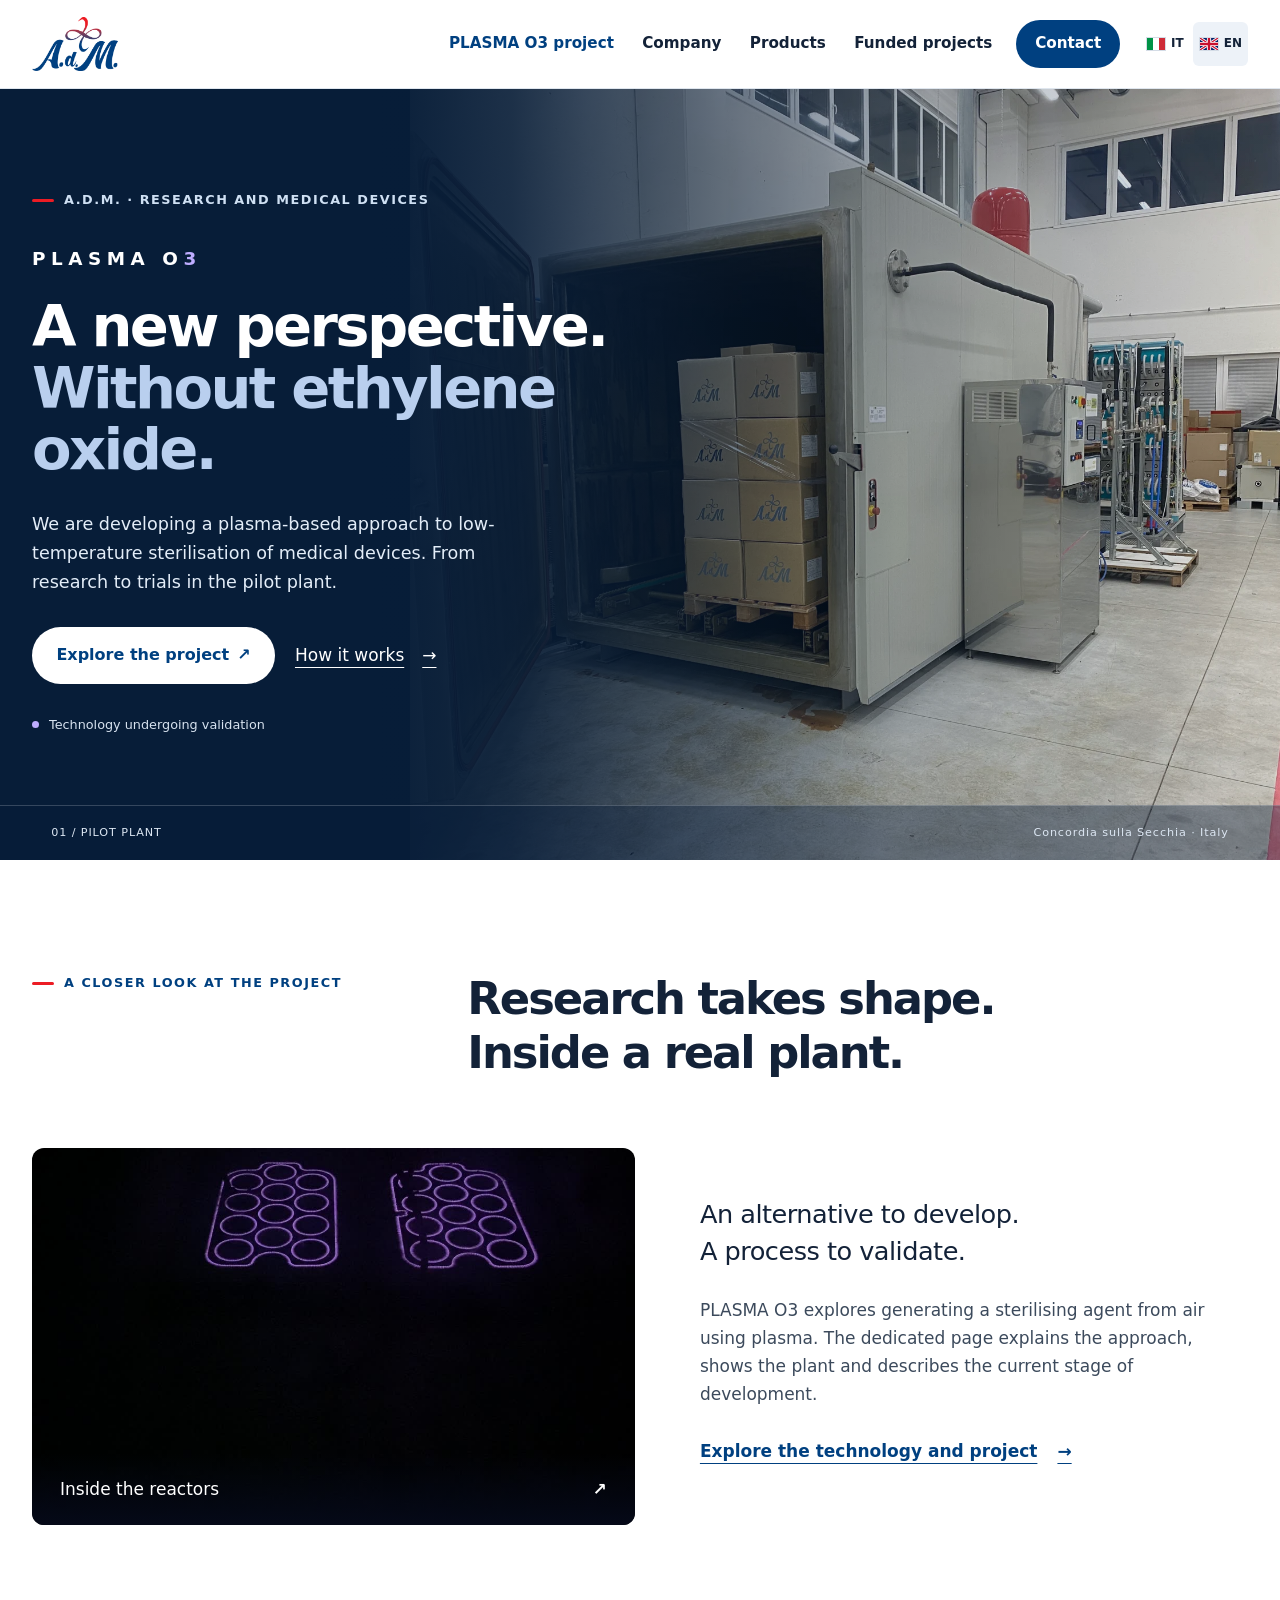
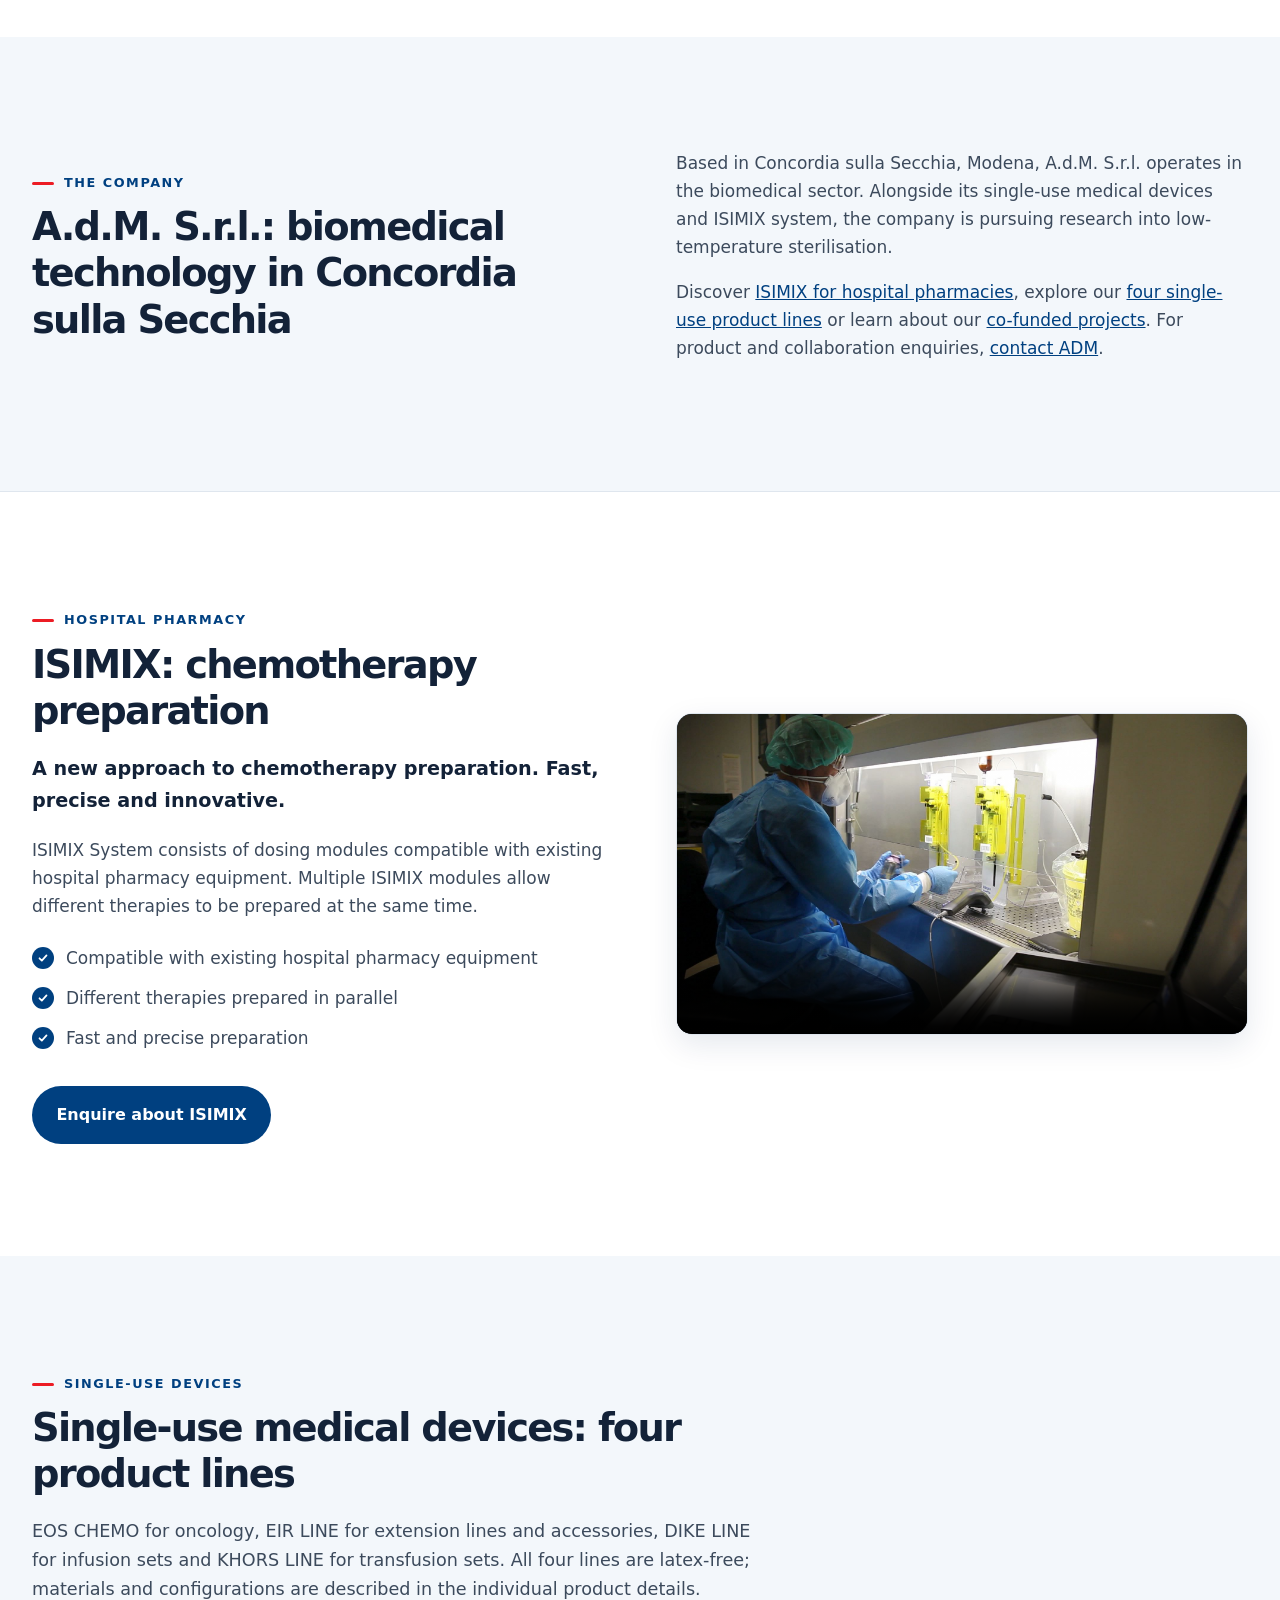
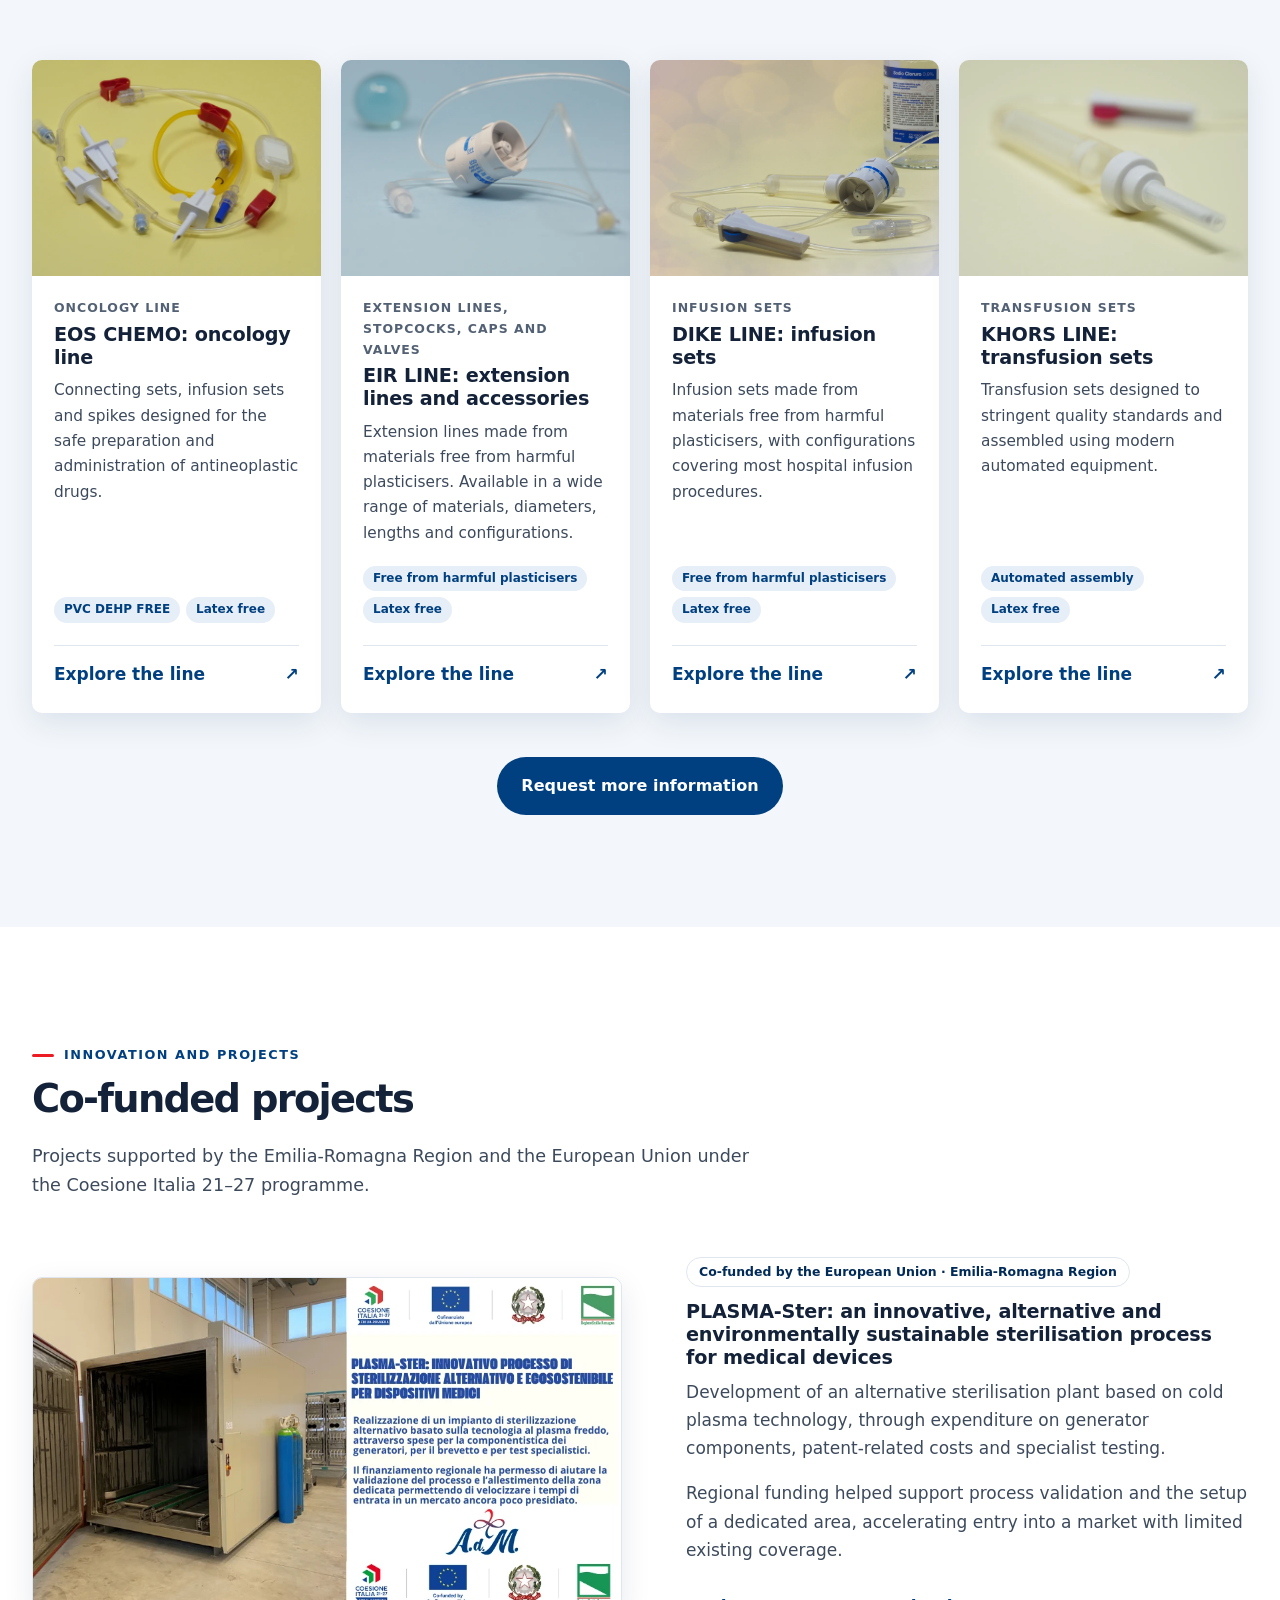
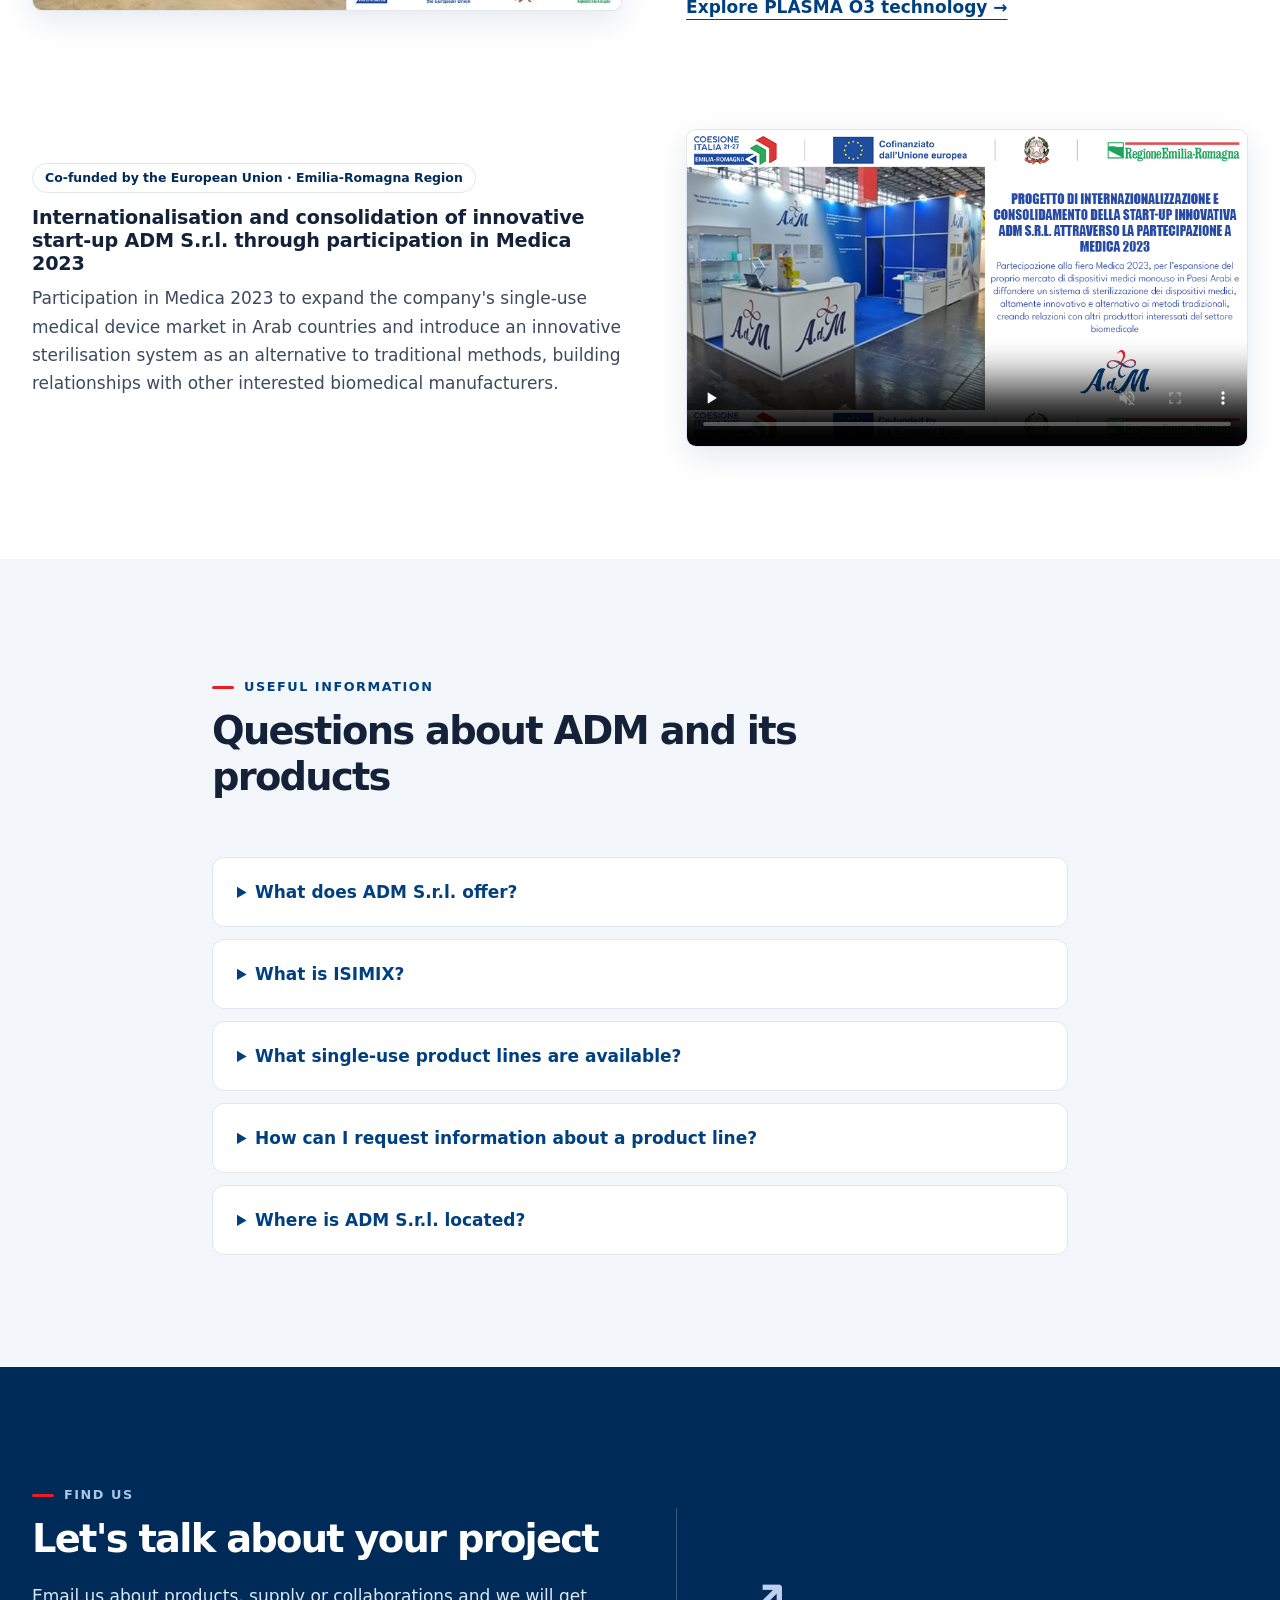
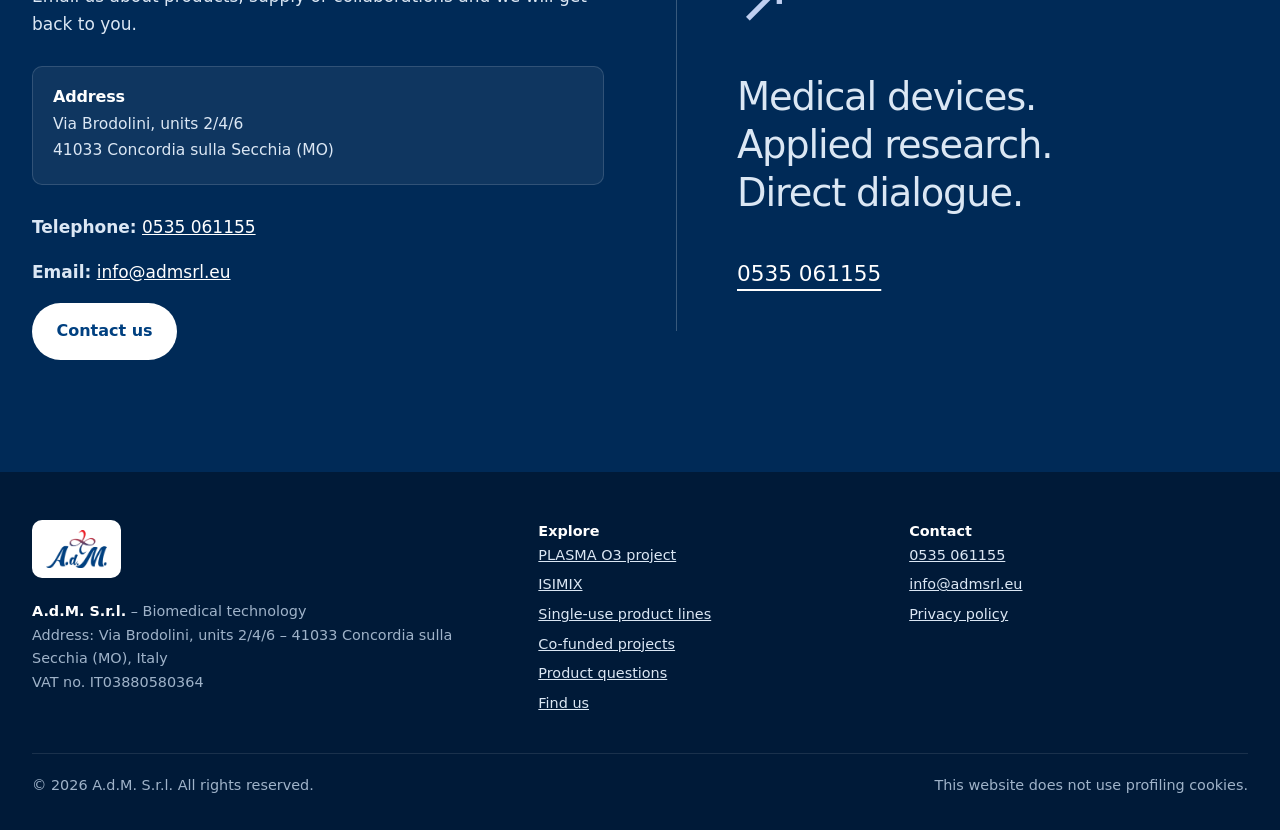
<file: en/index.html>
<!DOCTYPE html>

<html class="no-js" lang="en">
<head>
<meta charset="utf-8"/>
<meta content="width=device-width, initial-scale=1" name="viewport"/>
<title>ADM S.r.l. | PLASMA O3 and medical devices</title>
<meta content="ADM: single-use medical devices, ISIMIX and the PLASMA O3 project for sterilisation without ethylene oxide. Technology undergoing validation." name="description"/>
<meta name="robots" content="noindex, nofollow">
<meta content="#004080" name="theme-color"/>
<link href="../assets/img/favicon-48.png" rel="icon" type="image/png"/>
<link href="../assets/img/apple-touch-icon.png" rel="apple-touch-icon"/>
<link href="../assets/css/style.css?v=20261026" rel="stylesheet"/>
<script defer="" src="../assets/js/main.js?v=20261026"></script>
<link href="../assets/css/evolution.css?v=20261026" rel="stylesheet"/><link href="https://www.admsrl.eu/en/" rel="canonical"/><link href="https://www.admsrl.eu/" hreflang="it" rel="alternate"/><link href="https://www.admsrl.eu/en/" hreflang="en" rel="alternate"/><link href="https://www.admsrl.eu/" hreflang="x-default" rel="alternate"/><meta content="website" property="og:type"/><meta content="en_GB" property="og:locale"/><meta content="A.d.M. S.r.l." property="og:site_name"/><meta content="ADM S.r.l. | PLASMA O3 and medical devices" property="og:title"/><meta content="ADM: single-use medical devices, ISIMIX and the PLASMA O3 project for sterilisation without ethylene oxide. Technology undergoing validation." property="og:description"/><meta content="https://www.admsrl.eu/en/" property="og:url"/><meta content="https://www.admsrl.eu/assets/media/og-plasma.jpg" property="og:image"/><meta content="1200" property="og:image:width"/><meta content="630" property="og:image:height"/><meta content="summary_large_image" name="twitter:card"/><meta content="ADM S.r.l. | PLASMA O3 and medical devices" name="twitter:title"/><meta content="ADM: single-use medical devices, ISIMIX and the PLASMA O3 project for sterilisation without ethylene oxide. Technology undergoing validation." name="twitter:description"/><meta content="https://www.admsrl.eu/assets/media/og-plasma.jpg" name="twitter:image"/><link as="image" href="../assets/media/camera-3.webp" rel="preload" type="image/webp"/><script type="application/ld+json">{"@context": "https://schema.org", "@graph": [{"@type": "Organization", "@id": "https://www.admsrl.eu/#organizzazione", "name": "A.d.M. S.r.l.", "url": "https://www.admsrl.eu/", "logo": "https://www.admsrl.eu/assets/img/logo-adm.png", "email": "info@admsrl.eu", "telephone": "+390535061155", "vatID": "IT03880580364", "address": {"@type": "PostalAddress", "streetAddress": "Via Brodolini, interni 2/4/6", "postalCode": "41033", "addressLocality": "Concordia sulla Secchia", "addressRegion": "MO", "addressCountry": "IT"}}, {"@type": "WebSite", "@id": "https://www.admsrl.eu/#sito", "name": "A.d.M. S.r.l.", "url": "https://www.admsrl.eu/", "inLanguage": ["it", "en"], "publisher": {"@id": "https://www.admsrl.eu/#organizzazione"}}, {"@type": "WebPage", "@id": "https://www.admsrl.eu/en/#pagina", "url": "https://www.admsrl.eu/en/", "name": "ADM S.r.l. | PLASMA O3 and medical devices", "description": "ADM: single-use medical devices, ISIMIX and the PLASMA O3 project for sterilisation without ethylene oxide. Technology undergoing validation.", "inLanguage": "en", "isPartOf": {"@id": "https://www.admsrl.eu/#sito"}, "about": {"@id": "https://www.admsrl.eu/#organizzazione"}}]}</script></head>
<body>
<a class="skip" href="#contenuto">Skip to content</a>
<header class="header">
<div class="wrap">
<a aria-label="A.d.M. S.r.l. – back to top" class="logo" href="./">
<picture><source srcset="../assets/img/logo-adm.webp" type="image/webp"/><img alt="A.d.M. S.r.l." height="375" src="../assets/img/logo-adm.png" width="600"/></picture>
</a>
<button aria-controls="nav" aria-expanded="false" aria-label="Open menu" class="menu-toggle" type="button"><span></span><span></span><span></span></button>
<nav aria-label="Main navigation" class="nav" id="nav">
<ul><li><a class="nav-project" href="plasma-o3.html">PLASMA O3 project</a></li><li><a href="#azienda">Company</a></li><li><a href="#monouso">Products</a></li><li><a href="#progetti">Funded projects</a></li><li><a class="btn btn-primario" href="#contatti">Contact</a></li></ul>
</nav>
<div aria-label="Language" class="language-switch"><a aria-label="Italiano" href=".././" hreflang="it" lang="it"><img alt="" height="14" src="../assets/img/flag-it.svg" width="20"/> IT</a><a aria-current="true" aria-label="English" href="./" hreflang="en" lang="en"><img alt="" height="14" src="../assets/img/flag-en.svg" width="20"/> EN</a></div></div>
</header>
<main id="contenuto" tabindex="-1">
<section aria-labelledby="titolo-hero" class="hero hero-plasma"><picture><source srcset="../assets/media/camera-3.webp" type="image/webp"/><img alt="ADM pilot sterilisation chamber open with a load of packaged devices" class="hero-img" fetchpriority="high" height="1350" src="../assets/media/camera-3.webp" width="1800"/></picture>
<div class="wrap"><div class="hero-testo"><span class="eyebrow">A.d.M. · Research and medical devices</span><p class="project-name">PLASMA O<span>3</span></p><h1 id="titolo-hero">A new perspective.<br/><em>Without ethylene oxide.</em></h1><p class="lead">We are developing a plasma-based approach to low-temperature sterilisation of medical devices. From research to trials in the pilot plant.</p><div class="azioni"><a class="btn btn-chiaro" href="plasma-o3.html">Explore the project <span aria-hidden="true">↗</span></a><a class="hero-link" href="plasma-o3.html#processo">How it works <span aria-hidden="true">→</span></a></div><p class="hero-status"><span aria-hidden="true"></span>Technology undergoing validation</p></div></div><div class="hero-caption"><span>01 / PILOT PLANT</span><span>Concordia sulla Secchia · Italy</span></div></section><section class="project-intro sezione"><div class="wrap"><div class="intro-heading"><span class="eyebrow">A closer look at the project</span><h2>Research takes shape.<br/>Inside a real plant.</h2></div><div class="project-preview"><a class="reactor-preview" href="plasma-o3.html#reattori"><img alt="Illuminated plasma reactors during operation" height="720" loading="lazy" src="../assets/media/reattori.jpg" width="1280"/><span>Inside the reactors <b aria-hidden="true">↗</b></span></a><div class="intro-copy"><p class="big-copy">An alternative to develop.<br/>A process to validate.</p><p>PLASMA O3 explores generating a sterilising agent from air using plasma. The dedicated page explains the approach, shows the plant and describes the current stage of development.</p><a class="text-link" href="plasma-o3.html">Explore the technology and project <span aria-hidden="true">→</span></a></div></div></div></section>
<section aria-labelledby="titolo-azienda" class="sezione azienda" id="azienda">
<div class="wrap due-colonne">
<div><span class="eyebrow">The company</span><h2 id="titolo-azienda">A.d.M. S.r.l.: biomedical technology in Concordia sulla Secchia</h2></div>
<div><p>Based in Concordia sulla Secchia, Modena, A.d.M. S.r.l. operates in the biomedical sector. Alongside its single-use medical devices and ISIMIX system, the company is pursuing research into low-temperature sterilisation.</p>
<p>Discover <a href="#isimix">ISIMIX for hospital pharmacies</a>, explore our <a href="#monouso">four single-use product lines</a> or learn about our <a href="#progetti">co-funded projects</a>. For product and collaboration enquiries, <a href="#contatti">contact ADM</a>.</p></div>
</div>
</section>
<section aria-labelledby="titolo-isimix" class="sezione isimix" id="isimix">
<div class="wrap due-colonne">
<div>
<span class="eyebrow">Hospital pharmacy</span>
<h2 id="titolo-isimix">ISIMIX: chemotherapy preparation</h2>
<p class="sottotitolo">A new approach to chemotherapy preparation. Fast, precise and innovative.</p>
<p>ISIMIX System consists of dosing modules compatible with existing hospital pharmacy equipment. Multiple ISIMIX modules allow different therapies to be prepared at the same time.</p>
<ul class="vantaggi">
<li>Compatible with existing hospital pharmacy equipment</li>
<li>Different therapies prepared in parallel</li>
<li>Fast and precise preparation</li>
</ul>
<a class="btn btn-primario" href="mailto:info@admsrl.eu?subject=Enquiry+about+ISIMIX&amp;body=Hello%2C+I+would+like+more+information+about+ISIMIX.%0AProduct+code+or+configuration%3A%0AName+and+organisation%3A%0AContact+details%3A%0A">Enquire about ISIMIX</a>
</div>
<div>
<div class="player-locale"><video aria-label="ISIMIX presentation video" controls="" id="video-isimix" playsinline="" poster="../assets/img/hero-isimix.jpg" preload="none" style="width:100%;height:auto">
<source src="../assets/video/isimix.mp4" type="video/mp4"/>
<a href="../assets/video/isimix.mp4">Download the ISIMIX video</a>
</video></div>
</div>
</div>
</section>
<section aria-labelledby="titolo-monouso" class="sezione sezione-soft" id="monouso">
<div class="wrap">
<div class="intestazione">
<span class="eyebrow">Single-use devices</span>
<h2 id="titolo-monouso">Single-use medical devices: four product lines</h2>
<p>EOS CHEMO for oncology, EIR LINE for extension lines and accessories, DIKE LINE for infusion sets and KHORS LINE for transfusion sets. All four lines are latex-free; materials and configurations are described in the individual product details.</p>
</div>
<div class="linee">
<article class="card card-linea">
<picture><source srcset="../assets/img/monouso-3.webp" type="image/webp"/><img alt="EOS CHEMO oncology set with spikes and connecting lines" height="900" loading="lazy" src="../assets/img/monouso-3.jpg" width="1200"/></picture>
<div class="card-corpo">
<span class="categoria">Oncology line</span>
<h3 id="eos-chemo">EOS CHEMO: oncology line</h3>
<p>Connecting sets, infusion sets and spikes designed for the safe preparation and administration of antineoplastic drugs.</p>
<div class="tag"><span>PVC DEHP FREE</span><span>Latex free</span></div>
<button aria-controls="scheda-eos" aria-haspopup="dialog" aria-label="Explore EOS CHEMO" class="linea-apri" data-linea="scheda-eos" type="button">Explore the line <span aria-hidden="true">↗</span></button>
</div>
</article>
<article class="card card-linea">
<picture><source srcset="../assets/img/monouso-2.webp" type="image/webp"/><img alt="EIR LINE extension line with regulator" height="900" loading="lazy" src="../assets/img/monouso-2.jpg" width="1200"/></picture>
<div class="card-corpo">
<span class="categoria">Extension lines, stopcocks, caps and valves</span>
<h3 id="eir-line">EIR LINE: extension lines and accessories</h3>
<p>Extension lines made from materials free from harmful plasticisers. Available in a wide range of materials, diameters, lengths and configurations.</p>
<div class="tag"><span>Free from harmful plasticisers</span><span>Latex free</span></div>
<button aria-controls="scheda-eir" aria-haspopup="dialog" aria-label="Explore EIR LINE" class="linea-apri" data-linea="scheda-eir" type="button">Explore the line <span aria-hidden="true">↗</span></button>
</div>
</article>
<article class="card card-linea">
<picture><source srcset="../assets/img/monouso-sfondo.webp" type="image/webp"/><img alt="DIKE infusion set with flow regulator" height="1440" loading="lazy" src="../assets/img/monouso-sfondo.jpg" width="1920"/></picture>
<div class="card-corpo">
<span class="categoria">Infusion sets</span>
<h3 id="dike-line">DIKE LINE: infusion sets</h3>
<p>Infusion sets made from materials free from harmful plasticisers, with configurations covering most hospital infusion procedures.</p>
<div class="tag"><span>Free from harmful plasticisers</span><span>Latex free</span></div>
<button aria-controls="scheda-dike" aria-haspopup="dialog" aria-label="Explore DIKE LINE" class="linea-apri" data-linea="scheda-dike" type="button">Explore the line <span aria-hidden="true">↗</span></button>
</div>
</article>
<article class="card card-linea">
<picture><source srcset="../assets/img/monouso-1.webp" type="image/webp"/><img alt="Drip chamber of a KHORS transfusion set" height="900" loading="lazy" src="../assets/img/monouso-1.jpg" width="1200"/></picture>
<div class="card-corpo">
<span class="categoria">Transfusion sets</span>
<h3 id="khors-line">KHORS LINE: transfusion sets</h3>
<p>Transfusion sets designed to stringent quality standards and assembled using modern automated equipment.</p>
<div class="tag"><span>Automated assembly</span><span>Latex free</span></div>
<button aria-controls="scheda-khors" aria-haspopup="dialog" aria-label="Explore KHORS LINE" class="linea-apri" data-linea="scheda-khors" type="button">Explore the line <span aria-hidden="true">↗</span></button>
</div>
</article>
</div>
<div class="cta-centro">
<a class="btn btn-primario" href="mailto:info@admsrl.eu?subject=Enquiry+about+ADM+products&amp;body=Hello%2C+I+would+like+more+information+about+ADM+products.%0AProduct+code+or+configuration%3A%0AName+and+organisation%3A%0AContact+details%3A%0A">Request more information</a>
</div>
</div>
</section>
<section aria-labelledby="titolo-progetti" class="sezione" id="progetti">
<div class="wrap">
<div class="intestazione">
<span class="eyebrow">Innovation and projects</span>
<h2 id="titolo-progetti">Co-funded projects</h2>
<p>Projects supported by the Emilia-Romagna Region and the European Union under the Coesione Italia 21–27 programme.</p>
</div>
<article class="progetto" id="plasma-ster">
<div class="media" lang="it">
<picture><source srcset="../assets/img/banner-plasma-ster.webp" type="image/webp"/><img alt="PLASMA-Ster project poster, co-funded by the European Union, the Italian Republic and the Emilia-Romagna Region (Coesione Italia 21–27), showing the cold plasma sterilisation plant. Original poster in Italian." height="499" loading="lazy" src="../assets/img/banner-plasma-ster.png" width="884"/></picture>
</div>
<div>
<span class="badge-fondi">Co-funded by the European Union · Emilia-Romagna Region</span>
<h3>PLASMA-Ster: an innovative, alternative and environmentally sustainable sterilisation process for medical devices</h3>
<p>Development of an alternative sterilisation plant based on cold plasma technology, through expenditure on generator components, patent-related costs and specialist testing.</p>
<p>Regional funding helped support process validation and the setup of a dedicated area, accelerating entry into a market with limited existing coverage.</p>
<a class="text-link" href="plasma-o3.html">Explore PLASMA O3 technology →</a></div>
</article>
<article class="progetto inverti" id="medica-2023">
<div class="media" lang="it">
<video aria-label="Medica 2023 project banner, co-funded by the European Union" controls="" height="500" muted="" playsinline="" poster="../assets/img/banner-medica-2023-ue.png" preload="none" width="884">
<source src="../assets/video/banner-medica-2023-ue.mp4" type="video/mp4"/>
<img alt="Medica 2023 project co-funded by the European Union, the Italian Republic and the Emilia-Romagna Region" src="../assets/img/banner-medica-2023-ue.png"/>
</video>
</div>
<div>
<span class="badge-fondi">Co-funded by the European Union · Emilia-Romagna Region</span>
<h3>Internationalisation and consolidation of innovative start-up ADM S.r.l. through participation in Medica 2023</h3>
<p>Participation in Medica 2023 to expand the company's single-use medical device market in Arab countries and introduce an innovative sterilisation system as an alternative to traditional methods, building relationships with other interested biomedical manufacturers.</p>
</div>
</article>
</div>
</section>
<section aria-labelledby="titolo-domande" class="sezione sezione-soft" id="domande"><div class="wrap faq-wrap">
<div class="intestazione"><span class="eyebrow">Useful information</span><h2 id="titolo-domande">Questions about ADM and its products</h2></div>
<div class="faq-list"><details class="faq-item"><summary>What does ADM S.r.l. offer?</summary><p>ADM presents the ISIMIX chemotherapy preparation system, four lines of single-use medical devices and the PLASMA-Ster project dedicated to cold plasma sterilisation. <a href="#azienda">Meet the company</a>.</p></details>
<details class="faq-item"><summary>What is ISIMIX?</summary><p>ISIMIX is a system of dosing modules for chemotherapy preparation in hospital pharmacies. Multiple modules enable different therapies to be prepared in parallel. To discuss compatibility with your facility's equipment, <a href="mailto:info@admsrl.eu?subject=Enquiry+about+ISIMIX&amp;body=Hello%2C+I+would+like+more+information+about+ISIMIX.%0AProduct+code+or+configuration%3A%0AName+and+organisation%3A%0AContact+details%3A%0A">email ADM</a>.</p></details>
<details class="faq-item"><summary>What single-use product lines are available?</summary><p><a href="#eos-chemo">EOS CHEMO</a> includes connecting sets, infusion sets and spikes for oncology. <a href="#eir-line">EIR LINE</a> includes extension lines, stopcocks, caps and valves. <a href="#dike-line">DIKE LINE</a> covers infusion sets and <a href="#khors-line">KHORS LINE</a> covers transfusion sets.</p></details>
<details class="faq-item"><summary>How can I request information about a product line?</summary><p>Open the product details and select the enquiry button: your email app will open with a prepared subject and message. You can also email <a href="mailto:info@admsrl.eu">info@admsrl.eu</a>, specifying the product line, your organisation and the information you need.</p></details>
<details class="faq-item"><summary>Where is ADM S.r.l. located?</summary><p>The company is located at Via Brodolini, units 2/4/6 – 41033 Concordia sulla Secchia (MO), Italy. <a href="#contatti">View address and contact details</a>.</p></details>
</div>
</div></section>
<section aria-labelledby="titolo-contatti" class="sezione contatti" id="contatti">
<div class="wrap due-colonne">
<div>
<span class="eyebrow">Find us</span>
<h2 id="titolo-contatti">Let's talk about your project</h2>
<p>Email us about products, supply or collaborations and we will get back to you.</p>
<div class="sedi"><div class="sede"><h3>Address</h3><p>Via Brodolini, units 2/4/6<br/>41033 Concordia sulla Secchia (MO)</p></div></div>
<p><strong>Telephone:</strong> <a href="tel:+390535061155">0535 061155</a></p>
<p><strong>Email:</strong> <a href="mailto:info@admsrl.eu">info@admsrl.eu</a></p>
<a class="btn btn-chiaro" data-contatto="" href="mailto:info@admsrl.eu?subject=Enquiry+about+ADM+products&amp;body=Hello%2C+I+would+like+more+information+about+ADM+products.%0AProduct+code+or+configuration%3A%0AName+and+organisation%3A%0AContact+details%3A%0A">Contact us</a>
</div>
<div class="contact-editorial"><span aria-hidden="true" class="contact-symbol">↗</span><p>Medical devices.<br/>Applied research.<br/>Direct dialogue.</p><a href="tel:+390535061155">0535 061155</a></div></div>
</section>
</main>
<dialog aria-labelledby="titolo-eos" class="popup popup-linea" id="scheda-eos"><div class="linea-barra"><span>Oncology line</span><button aria-label="Close EOS CHEMO details" autofocus="" class="linea-chiudi" type="button">Close ×</button></div><div class="linea-dettaglio"><div class="linea-foto catalogo-foto"><figure><img alt="EOS CHEMO infusion set" loading="lazy" src="../assets/img/catalogo/7-image1.jpeg"/><figcaption>EOS CHEMO infusion set</figcaption></figure><figure><img alt="EOS CHEMO connecting set" loading="lazy" src="../assets/img/catalogo/9-image1.jpeg"/><figcaption>EOS CHEMO connecting set</figcaption></figure><figure><img alt="EOS CHEMO preparation accessories" loading="lazy" src="../assets/img/catalogo/8-image1.jpeg"/><figcaption>EOS CHEMO preparation accessories</figcaption></figure></div><div class="linea-testo"><span class="eyebrow">Oncology line</span><h2 id="titolo-eos">EOS CHEMO</h2><p>Connecting sets, infusion sets and accessories for the preparation and administration of antineoplastic drugs.</p><h3>Infusion sets</h3><p>One-, two- or four-way configurations, transparent or amber, with valved branches and needleless access. DEHP-free PVC tubing, 180 cm length and 3 × 4.1 mm diameter. Latex-free sets.</p><h3>Connecting sets</h3><p>Connect a bag or vial to the main EOS CHEMO line. Available in 40 and 50 cm lengths, including amber versions, with options for a 0.2 µm filter, flow regulator and valved connections.</p><h3>Preparation accessories</h3><p>Spikes with attachment for 20 mm vials and a 0.2 µm air vent; male needleless male-to-female Luer Lock connector with an irreversible locking mechanism. Latex-free accessories.</p><h3>Codes and configurations</h3><details class="catalogo-dettagli"><summary>Infusion sets · 12 codes</summary><div aria-label="Infusion sets" class="catalogo-tabella" role="region" tabindex="0"><table><caption>Infusion sets</caption><thead><tr><th scope="col">Code</th><th scope="col">Description</th><th scope="col">Material</th><th scope="col">Length</th><th scope="col">Diameter</th></tr></thead><tbody><tr><th scope="row">5ADMA037</th><td>One-way antineoplastic infusion set</td><td>PVC DEHP FREE</td><td>180 cm</td><td>3x4.1 mm</td></tr><tr><th scope="row">5ADMA037N</th><td>One-way antineoplastic infusion set</td><td>PVC DEHP FREE</td><td>180 cm</td><td>3x4.1 mm</td></tr><tr><th scope="row">5ADMA003</th><td>Two-way antineoplastic infusion set</td><td>PVC DEHP FREE</td><td>180 cm</td><td>3x4.1 mm</td></tr><tr><th scope="row">5ADMA003N</th><td>Two-way antineoplastic infusion set</td><td>PVC DEHP FREE</td><td>180 cm</td><td>3x4.1 mm</td></tr><tr><th scope="row">5ADMA004</th><td>Four-way antineoplastic infusion set</td><td>PVC DEHP FREE</td><td>180 cm</td><td>3x4.1 mm</td></tr><tr><th scope="row">5ADMA004N</th><td>Four-way antineoplastic infusion set</td><td>PVC DEHP FREE</td><td>180 cm</td><td>3x4.1 mm</td></tr><tr><th scope="row">5ADMB042</th><td>Amber one-way antineoplastic infusion set</td><td>PVC DEHP FREE</td><td>180 cm</td><td>3x4.1 mm</td></tr><tr><th scope="row">5ADMB042N</th><td>Amber one-way antineoplastic infusion set</td><td>PVC DEHP FREE</td><td>180 cm</td><td>3x4.1 mm</td></tr><tr><th scope="row">5ADMB024</th><td>Amber two-way antineoplastic infusion set</td><td>PVC DEHP FREE</td><td>180 cm</td><td>3x4.1 mm</td></tr><tr><th scope="row">5ADMB024N</th><td>Amber two-way antineoplastic infusion set</td><td>PVC DEHP FREE</td><td>180 cm</td><td>3x4.1 mm</td></tr><tr><th scope="row">5ADMB015</th><td>Amber four-way antineoplastic infusion set</td><td>PVC DEHP FREE</td><td>180 cm</td><td>3x4.1 mm</td></tr><tr><th scope="row">5ADMB015N</th><td>Amber four-way antineoplastic infusion set</td><td>PVC DEHP FREE</td><td>180 cm</td><td>3x4.1 mm</td></tr></tbody></table></div></details><details class="catalogo-dettagli"><summary>Connecting sets · 14 codes</summary><div aria-label="Connecting sets" class="catalogo-tabella" role="region" tabindex="0"><table><caption>Connecting sets</caption><thead><tr><th scope="col">Code</th><th scope="col">Description</th><th scope="col">Material</th><th scope="col">Length</th><th scope="col">Diameter</th></tr></thead><tbody><tr><th scope="row">5ADMA027N</th><td>Connecting set</td><td>PVC DEHP FREE</td><td>40 cm</td><td>3x4.1 mm</td></tr><tr><th scope="row">5ADMA027</th><td>Connecting set</td><td>PVC DEHP FREE</td><td>40 cm</td><td>3x4.1 mm</td></tr><tr><th scope="row">5ADMA027S</th><td>Connecting set</td><td>PVC DEHP FREE</td><td>40 cm</td><td>3x4.1 mm</td></tr><tr><th scope="row">5ADMB025N</th><td>Amber connecting set</td><td>PVC DEHP FREE</td><td>40 cm</td><td>3x4.1 mm</td></tr><tr><th scope="row">5ADMB025</th><td>Amber connecting set</td><td>PVC DEHP FREE</td><td>40 cm</td><td>3x4.1 mm</td></tr><tr><th scope="row">5ADMB025S</th><td>Amber connecting set</td><td>PVC DEHP FREE</td><td>40 cm</td><td>3x4.1 mm</td></tr><tr><th scope="row">5ADMA046N</th><td>Connecting set with 0.2 µm filter</td><td>PVC DEHP FREE</td><td>50 cm</td><td>3x4.1 mm</td></tr><tr><th scope="row">5ADMA046</th><td>Connecting set with 0.2 µm filter</td><td>PVC DEHP FREE</td><td>50 cm</td><td>3x4.1 mm</td></tr><tr><th scope="row">5ADMA046S</th><td>Connecting set with 0.2 µm filter</td><td>PVC DEHP FREE</td><td>50 cm</td><td>3x4.1 mm</td></tr><tr><th scope="row">5ADMA043N</th><td>Connecting set with flow regulator</td><td>PVC DEHP FREE</td><td>50 cm</td><td>3x4.1 mm</td></tr><tr><th scope="row">5ADMA043</th><td>Connecting set with flow regulator</td><td>PVC DEHP FREE</td><td>50 cm</td><td>3x4.1 mm</td></tr><tr><th scope="row">5ADMB059N</th><td>Amber connecting set with 0.2 µm filter</td><td>PVC DEHP FREE</td><td>50 cm</td><td>3x4.1 mm</td></tr><tr><th scope="row">5ADMB059</th><td>Amber connecting set with 0.2 µm filter</td><td>PVC DEHP FREE</td><td>50 cm</td><td>3x4.1 mm</td></tr><tr><th scope="row">5ADMB059S</th><td>Amber connecting set with 0.2 µm filter</td><td>PVC DEHP FREE</td><td>50 cm</td><td>3x4.1 mm</td></tr></tbody></table></div></details><details class="catalogo-dettagli"><summary>Preparation accessories · 2 codes</summary><div aria-label="Preparation accessories" class="catalogo-tabella" role="region" tabindex="0"><table><caption>Preparation accessories</caption><thead><tr><th scope="col">Code</th><th scope="col">Description</th><th scope="col">Material</th><th scope="col">Diameter</th></tr></thead><tbody><tr><th scope="row">5ADMG911</th><td>Spike with attachment</td><td>ABS</td><td>20 mm</td></tr><tr><th scope="row">6ADMX957</th><td>Male needleless connector</td><td>PC-PSU</td><td>-</td></tr></tbody></table></div></details><div class="linea-richiesta"><h3>Request the technical data sheet</h3><p>Specify the code or configuration you are interested in to receive documentation and supply information.</p><a class="btn btn-primario" href="mailto:info@admsrl.eu?subject=Enquiry+about+EOS+CHEMO&amp;body=Hello%2C+I+would+like+more+information+about+EOS+CHEMO.%0AProduct+code+or+configuration%3A%0AName+and+organisation%3A%0AContact+details%3A%0A">Enquire about EOS CHEMO</a><p class="linea-email"><a href="mailto:info@admsrl.eu">info@admsrl.eu</a></p></div></div></div></dialog>
<dialog aria-labelledby="titolo-eir" class="popup popup-linea" id="scheda-eir"><div class="linea-barra"><span>Extension lines and accessories</span><button aria-label="Close EIR LINE details" autofocus="" class="linea-chiudi" type="button">Close ×</button></div><div class="linea-dettaglio"><div class="linea-foto catalogo-foto"><figure><img alt="EIR LINE extension line" loading="lazy" src="../assets/img/catalogo/2-image1.jpeg"/><figcaption>EIR LINE extension line</figcaption></figure><figure><img alt="EIR extension line with filter" loading="lazy" src="../assets/img/catalogo/3-image1.jpeg"/><figcaption>EIR extension line with filter</figcaption></figure><figure><img alt="EIR three-way stopcock" loading="lazy" src="../assets/img/catalogo/4-image5.jpeg"/><figcaption>EIR three-way stopcock</figcaption></figure><figure><img alt="EIR closure caps" loading="lazy" src="../assets/img/catalogo/5-image1.jpeg"/><figcaption>EIR closure caps</figcaption></figure></div><div class="linea-testo"><span class="eyebrow">Extension lines and accessories</span><h2 id="titolo-eir">EIR LINE</h2><p>Infusion extension lines, three-way stopcocks and closure caps. The range includes various materials, diameters, lengths and configurations, with latex-free products.</p><h3>Infusion extension lines</h3><p>Straight versions from 50 to 200 cm in DEHP-free PVC, PVC-free material or PE, depending on the code. Amber PE versions and coiled extension lines from 100 to 400 cm are available, as well as a version with a flow regulator.</p><h3>Filters, stopcocks and caps</h3><p>40 cm extension lines with 0.2 or 1.2 µm filters; three-way stopcocks with 360° rotation, also with extension lines from 10 to 150 cm. ABS caps: transparent pierceable, white male and red Combi.</p><h3>Codes and configurations</h3><details class="catalogo-dettagli"><summary>Infusion extension lines · 27 codes</summary><div aria-label="Infusion extension lines" class="catalogo-tabella" role="region" tabindex="0"><table><caption>Infusion extension lines</caption><thead><tr><th scope="col">Code</th><th scope="col">Features</th><th scope="col">Material</th><th scope="col">Length</th><th scope="col">Diameter</th></tr></thead><tbody><tr><th scope="row">2ADMA030</th><td>Flow regulator</td><td>PVC DEHP FREE</td><td>50 cm</td><td>3x4.1 mm</td></tr><tr><th scope="row">2ADMA205</th><td>Straight</td><td>PVC DEHP FREE</td><td>50 cm</td><td>1x2 mm</td></tr><tr><th scope="row">2ADMA210</th><td>Straight</td><td>PVC DEHP FREE</td><td>100 cm</td><td>1x2 mm</td></tr><tr><th scope="row">2ADMA215</th><td>Straight</td><td>PVC DEHP FREE</td><td>150 cm</td><td>1x2 mm</td></tr><tr><th scope="row">2ADMA220</th><td>Straight</td><td>PVC DEHP FREE</td><td>200 cm</td><td>1x2 mm</td></tr><tr><th scope="row">2ADMA105</th><td>Straight</td><td>PVC DEHP FREE</td><td>50 cm</td><td>2.5x4.1 mm</td></tr><tr><th scope="row">2ADMA110</th><td>Straight</td><td>PVC DEHP FREE</td><td>100 cm</td><td>2.5x4.1 mm</td></tr><tr><th scope="row">2ADMA115</th><td>Straight</td><td>PVC DEHP FREE</td><td>150 cm</td><td>2.5x4.1 mm</td></tr><tr><th scope="row">2ADMA120</th><td>Straight</td><td>PVC DEHP FREE</td><td>200 cm</td><td>2.5x4.1 mm</td></tr><tr><th scope="row">2ADMA305</th><td>Straight</td><td>PVC DEHP FREE</td><td>50 cm</td><td>1.5x3 mm</td></tr><tr><th scope="row">2ADMA310</th><td>Straight</td><td>PVC DEHP FREE</td><td>100 cm</td><td>1.5x3 mm</td></tr><tr><th scope="row">2ADMA315</th><td>Straight</td><td>PVC DEHP FREE</td><td>150 cm</td><td>1.5x3 mm</td></tr><tr><th scope="row">2ADMA320</th><td>Straight</td><td>PVC DEHP FREE</td><td>200 cm</td><td>1.5x3 mm</td></tr><tr><th scope="row">2ADME105</th><td>Straight</td><td>PVC FREE</td><td>50 cm</td><td>2.5x4.1 mm</td></tr><tr><th scope="row">2ADME110</th><td>Straight</td><td>PVC  FREE</td><td>100 cm</td><td>2.5x4.1 mm</td></tr><tr><th scope="row">2ADME115</th><td>Straight</td><td>PVC FREE</td><td>150 cm</td><td>2.5x4.1 mm</td></tr><tr><th scope="row">2ADME120</th><td>Straight</td><td>PVC FREE</td><td>200 cm</td><td>2.5x4.1 mm</td></tr><tr><th scope="row">2ADMC205</th><td>Straight</td><td>PE</td><td>50 cm</td><td>1x2 mm</td></tr><tr><th scope="row">2ADMC210</th><td>Straight</td><td>PE</td><td>100 cm</td><td>1x2 mm</td></tr><tr><th scope="row">2ADMC215</th><td>Straight</td><td>PE</td><td>150 cm</td><td>1x2 mm</td></tr><tr><th scope="row">2ADMC220</th><td>Straight</td><td>PE</td><td>200 cm</td><td>1x2 mm</td></tr><tr><th scope="row">2ADMD215</th><td>Straight</td><td>PE</td><td>150 cm</td><td>1x2 mm</td></tr><tr><th scope="row">2ADMD220</th><td>Straight</td><td>PE</td><td>200 cm</td><td>1x2 mm</td></tr><tr><th scope="row">2ADMC410</th><td>Coiled</td><td>PE</td><td>100 cm</td><td>1x2 mm</td></tr><tr><th scope="row">2ADMC420</th><td>Coiled</td><td>PE</td><td>200 cm</td><td>1x2 mm</td></tr><tr><th scope="row">2ADMC430</th><td>Coiled</td><td>PE</td><td>300 cm</td><td>1x2 mm</td></tr><tr><th scope="row">2ADMC440</th><td>Coiled</td><td>PE</td><td>400 cm</td><td>1x2 mm</td></tr></tbody></table></div></details><details class="catalogo-dettagli"><summary>Extension lines with filter · 2 codes</summary><div aria-label="Extension lines with filter" class="catalogo-tabella" role="region" tabindex="0"><table><caption>Extension lines with filter</caption><thead><tr><th scope="col">Code</th><th scope="col">Features</th><th scope="col">Material</th><th scope="col">Length</th></tr></thead><tbody><tr><th scope="row">9ADMX010</th><td>0.2 micron filter</td><td>PVC DEHP FREE</td><td>40 cm</td></tr><tr><th scope="row">9ADMX040</th><td>1.2 micron filter</td><td>PVC DEHP FREE</td><td>40 cm</td></tr></tbody></table></div></details><details class="catalogo-dettagli"><summary>Stopcocks with and without extension lines · 8 codes</summary><div aria-label="Stopcocks with and without extension lines" class="catalogo-tabella" role="region" tabindex="0"><table><caption>Stopcocks with and without extension lines</caption><thead><tr><th scope="col">Code</th><th scope="col">Description</th><th scope="col">Material</th><th scope="col">Rotation / length</th></tr></thead><tbody><tr><th scope="row">3ADMH901</th><td>Three-way stopcock</td><td>PC</td><td>360°</td></tr><tr><th scope="row">3ADMH903</th><td>Three-way stopcock</td><td>PC</td><td>360°</td></tr><tr><th scope="row">4ADMX101</th><td>Three-way stopcock with extension line</td><td>PVC DEHP FREE</td><td>10 cm</td></tr><tr><th scope="row">4ADMX103</th><td>Three-way stopcock with extension line</td><td>PVC DEHP FREE</td><td>25 cm</td></tr><tr><th scope="row">4ADMX105</th><td>Three-way stopcock with extension line</td><td>PVC DEHP FREE</td><td>50 cm</td></tr><tr><th scope="row">4ADMX108</th><td>Three-way stopcock with extension line</td><td>PVC DEHP FREE</td><td>80 cm</td></tr><tr><th scope="row">4ADMX110</th><td>Three-way stopcock with extension line</td><td>PVC DEHP FREE</td><td>100 cm</td></tr><tr><th scope="row">4ADMX115</th><td>Three-way stopcock with extension line</td><td>PVC DEHP FREE</td><td>150 cm</td></tr></tbody></table></div></details><details class="catalogo-dettagli"><summary>Closure caps · 3 codes</summary><div aria-label="Closure caps" class="catalogo-tabella" role="region" tabindex="0"><table><caption>Closure caps</caption><thead><tr><th scope="col">Code</th><th scope="col">Description</th><th scope="col">Material</th></tr></thead><tbody><tr><th scope="row">6ADMG940</th><td>Pierceable cap</td><td>ABS</td></tr><tr><th scope="row">6ADMG941</th><td>Male cap</td><td>ABS</td></tr><tr><th scope="row">6ADML942</th><td>Combi cap</td><td>ABS</td></tr></tbody></table></div></details><div class="linea-richiesta"><h3>Request the technical data sheet</h3><p>Specify the code or configuration you are interested in to receive documentation and supply information.</p><a class="btn btn-primario" href="mailto:info@admsrl.eu?subject=Enquiry+about+EIR+LINE&amp;body=Hello%2C+I+would+like+more+information+about+EIR+LINE.%0AProduct+code+or+configuration%3A%0AName+and+organisation%3A%0AContact+details%3A%0A">Enquire about EIR LINE</a><p class="linea-email"><a href="mailto:info@admsrl.eu">info@admsrl.eu</a></p></div></div></div></dialog>
<dialog aria-labelledby="titolo-dike" class="popup popup-linea" id="scheda-dike"><div class="linea-barra"><span>Infusion sets</span><button aria-label="Close DIKE LINE details" autofocus="" class="linea-chiudi" type="button">Close ×</button></div><div class="linea-dettaglio"><div class="linea-foto catalogo-foto"><figure><img alt="DIKE LINE infusion set" loading="lazy" src="../assets/img/catalogo/1-image1.jpeg"/><figcaption>DIKE LINE infusion set</figcaption></figure><figure><img alt="DIKE line configuration" loading="lazy" src="../assets/img/catalogo/1-image5.jpeg"/><figcaption>DIKE line configuration</figcaption></figure></div><div class="linea-testo"><span class="eyebrow">Infusion sets</span><h2 id="titolo-dike">DIKE LINE</h2><p>DEHP-free PVC, latex-free infusion sets for hospital infusion procedures, available in different configurations.</p><h3>Available configurations</h3><ul class="linea-punti"><li>Standard sets with or without an injection site, including Y-site access.</li><li>Amber version for light protection.</li><li>Sets with flow regulators, including microdrip versions.</li><li>Version with a 0.2 µm filter.</li><li>150 and 180 cm lengths, with fixed or rotating male Luer Lock connectors depending on the code.</li></ul><h3>Codes and configurations</h3><details class="catalogo-dettagli"><summary>Infusion sets · 10 codes</summary><div aria-label="Infusion sets" class="catalogo-tabella" role="region" tabindex="0"><table><caption>Infusion sets</caption><thead><tr><th scope="col">Code</th><th scope="col">Description</th><th scope="col">Material</th><th scope="col">Length</th></tr></thead><tbody><tr><th scope="row">1ADMA058</th><td>Standard infusion set with injection site</td><td>PVC DEHP FREE</td><td>180 cm</td></tr><tr><th scope="row">1ADMA053</th><td>Standard infusion set with injection site</td><td>PVC DEHP FREE</td><td>150 cm</td></tr><tr><th scope="row">1ADMA060</th><td>Standard infusion set WITHOUT injection site</td><td>PVC DEHP FREE</td><td>180 cm</td></tr><tr><th scope="row">1ADMA054</th><td>Standard infusion set with injection site</td><td>PVC DEHP FREE</td><td>150 cm</td></tr><tr><th scope="row">1ADMA010</th><td>Standard infusion set with injection site</td><td>PVC DEHP FREE</td><td>180 cm</td></tr><tr><th scope="row">1ADMA005</th><td>Standard infusion set with injection site</td><td>PVC DEHP FREE</td><td>180 cm</td></tr><tr><th scope="row">1ADMB002</th><td>Standard amber infusion set with injection site</td><td>PVC DEHP FREE</td><td>150 cm</td></tr><tr><th scope="row">1ADMA030</th><td>Standard infusion set with flow regulator</td><td>PVC DEHP FREE</td><td>150 cm</td></tr><tr><th scope="row">1ADMA031</th><td>Microdrip infusion set with flow regulator</td><td>PVC DEHP FREE</td><td>150 cm</td></tr><tr><th scope="row">1ADMA002</th><td>Standard infusion set with 0.2 micron filter</td><td>PVC DEHP FREE</td><td>150 cm</td></tr></tbody></table></div></details><div class="linea-richiesta"><h3>Request the technical data sheet</h3><p>Specify the code or configuration you are interested in to receive documentation and supply information.</p><a class="btn btn-primario" href="mailto:info@admsrl.eu?subject=Enquiry+about+DIKE+LINE&amp;body=Hello%2C+I+would+like+more+information+about+DIKE+LINE.%0AProduct+code+or+configuration%3A%0AName+and+organisation%3A%0AContact+details%3A%0A">Enquire about DIKE LINE</a><p class="linea-email"><a href="mailto:info@admsrl.eu">info@admsrl.eu</a></p></div></div></div></dialog>
<dialog aria-labelledby="titolo-khors" class="popup popup-linea" id="scheda-khors"><div class="linea-barra"><span>Transfusion sets</span><button aria-label="Close KHORS LINE details" autofocus="" class="linea-chiudi" type="button">Close ×</button></div><div class="linea-dettaglio"><div class="linea-foto catalogo-foto"><figure><img alt="KHORS LINE transfusion set" loading="lazy" src="../assets/img/catalogo/6-image1.jpeg"/><figcaption>KHORS LINE transfusion set</figcaption></figure></div><div class="linea-testo"><span class="eyebrow">Transfusion sets</span><h2 id="titolo-khors">KHORS LINE</h2><p>DEHP-free PVC hospital transfusion sets with a fixed male Luer Lock connector.</p><h3>Available configurations</h3><ul class="linea-punti"><li>150 cm transfusion set without air vent.</li><li>150 cm transfusion set with air vent.</li><li>180 cm transfusion set without air vent.</li><li>Blister packaging, 250 units per carton.</li></ul><h3>Codes and configurations</h3><details class="catalogo-dettagli"><summary>Transfusion sets · 3 codes</summary><div aria-label="Transfusion sets" class="catalogo-tabella" role="region" tabindex="0"><table><caption>Transfusion sets</caption><thead><tr><th scope="col">Code</th><th scope="col">Description</th><th scope="col">Material</th><th scope="col">Length</th></tr></thead><tbody><tr><th scope="row">7ADMA002</th><td>Standard transfusion set without air vent</td><td>PVC DEHP FREE</td><td>150 cm</td></tr><tr><th scope="row">7ADMA007</th><td>Standard transfusion set with air vent</td><td>PVC DEHP FREE</td><td>150 cm</td></tr><tr><th scope="row">7ADMA003</th><td>Standard transfusion set without air vent</td><td>PVC DEHP FREE</td><td>180 cm</td></tr></tbody></table></div></details><div class="linea-richiesta"><h3>Request the technical data sheet</h3><p>Specify the code or configuration you are interested in to receive documentation and supply information.</p><a class="btn btn-primario" href="mailto:info@admsrl.eu?subject=Enquiry+about+KHORS+LINE&amp;body=Hello%2C+I+would+like+more+information+about+KHORS+LINE.%0AProduct+code+or+configuration%3A%0AName+and+organisation%3A%0AContact+details%3A%0A">Enquire about KHORS LINE</a><p class="linea-email"><a href="mailto:info@admsrl.eu">info@admsrl.eu</a></p></div></div></div></dialog>
<dialog aria-labelledby="popup-titolo" class="popup" id="popup-contatto">
<button aria-label="Close contact window" autofocus="" class="popup-chiudi" type="button">×</button>
<span class="eyebrow">Contact us</span>
<h2 id="popup-titolo">How can we help?</h2>
<p class="popup-intro">Choose a topic: a prepared message will open in your email app.</p>
<div class="servizi">
<div class="servizio" data-msg="Hello, I am contacting you through admsrl.eu for information about ISIMIX." data-oggetto="ISIMIX enquiry">
<span class="categoria">Chemotherapy preparation</span>
<h3>ISIMIX</h3>
<p>Dosing modules compatible with hospital pharmacy equipment, for preparing different therapies in parallel.</p>
<div class="servizio-azioni">
<a class="btn btn-primario btn-mini" data-canale="email" href="mailto:info@admsrl.eu">Email</a>
</div>
</div>
<div class="servizio" data-msg="Hello, I would like information about your single-use product lines." data-oggetto="Single-use product enquiry">
<span class="categoria">EOS Chemo · Eir · Dike · Khors</span>
<h3>Single-use product lines</h3>
<p>Oncology sets, extension lines and valves, infusion sets and transfusion sets. Four latex-free lines, with materials and configurations described in the dedicated product details.</p>
<div class="servizio-azioni">
<a class="btn btn-primario btn-mini" data-canale="email" href="mailto:info@admsrl.eu">Email</a>
</div>
</div>
<div class="servizio" data-msg="Hello, I would like information about PLASMA-Ster sterilisation." data-oggetto="PLASMA-Ster enquiry">
<span class="categoria">Cold plasma sterilisation</span>
<h3>PLASMA-Ster</h3>
<p>An alternative, environmentally sustainable sterilisation process for medical devices.</p>
<div class="servizio-azioni">
<a class="btn btn-primario btn-mini" data-canale="email" href="mailto:info@admsrl.eu">Email</a>
</div>
</div>
<div class="servizio" data-msg="Hello, I am contacting you through admsrl.eu to request information." data-oggetto="Contact enquiry">
<span class="categoria">Collaborations and enquiries</span>
<h3>Other enquiries</h3>
<p>Distribution, partnerships, suppliers or any other enquiry.</p>
<div class="servizio-azioni">
<a class="btn btn-primario btn-mini" data-canale="email" href="mailto:info@admsrl.eu">Email</a>
</div>
</div>
</div>
<p class="popup-nota">Or email us directly at <a href="mailto:info@admsrl.eu">info@admsrl.eu</a></p>
</dialog>
<footer class="footer">
<div class="wrap">
<div class="footer-griglia">
<div>
<span class="logo-footer"><img alt="A.d.M. S.r.l." height="375" src="../assets/img/logo-adm.png" width="600"/></span>
<p><strong>A.d.M. S.r.l.</strong> – Biomedical technology<br/>
        Address: Via Brodolini, units 2/4/6 – 41033 Concordia sulla Secchia (MO), Italy<br/>
<!-- P.IVA verificata su documento Regione Emilia-Romagna, 10/10/2026. -->
        VAT no. IT03880580364</p>
</div>
<div>
<strong>Explore</strong>
<ul><li><a href="plasma-o3.html">PLASMA O3 project</a></li>
<li><a href="#isimix">ISIMIX</a></li>
<li><a href="#monouso">Single-use product lines</a></li>
<li><a href="#progetti">Co-funded projects</a></li>
<li><a href="#domande">Product questions</a></li>
<li><a href="#contatti">Find us</a></li>
</ul>
</div>
<div>
<strong>Contact</strong>
<ul>
<li><a href="tel:+390535061155">0535 061155</a></li>
<li><a href="mailto:info@admsrl.eu">info@admsrl.eu</a></li>
<li><a href="privacy.html">Privacy policy</a></li>
</ul>
</div>
</div>
<div class="footer-fondo">
<span>© <span id="anno">2026</span> A.d.M. S.r.l. All rights reserved.</span>
<span>This website does not use profiling cookies.</span>
</div>
</div>
</footer>
</body>
</html>
</file>
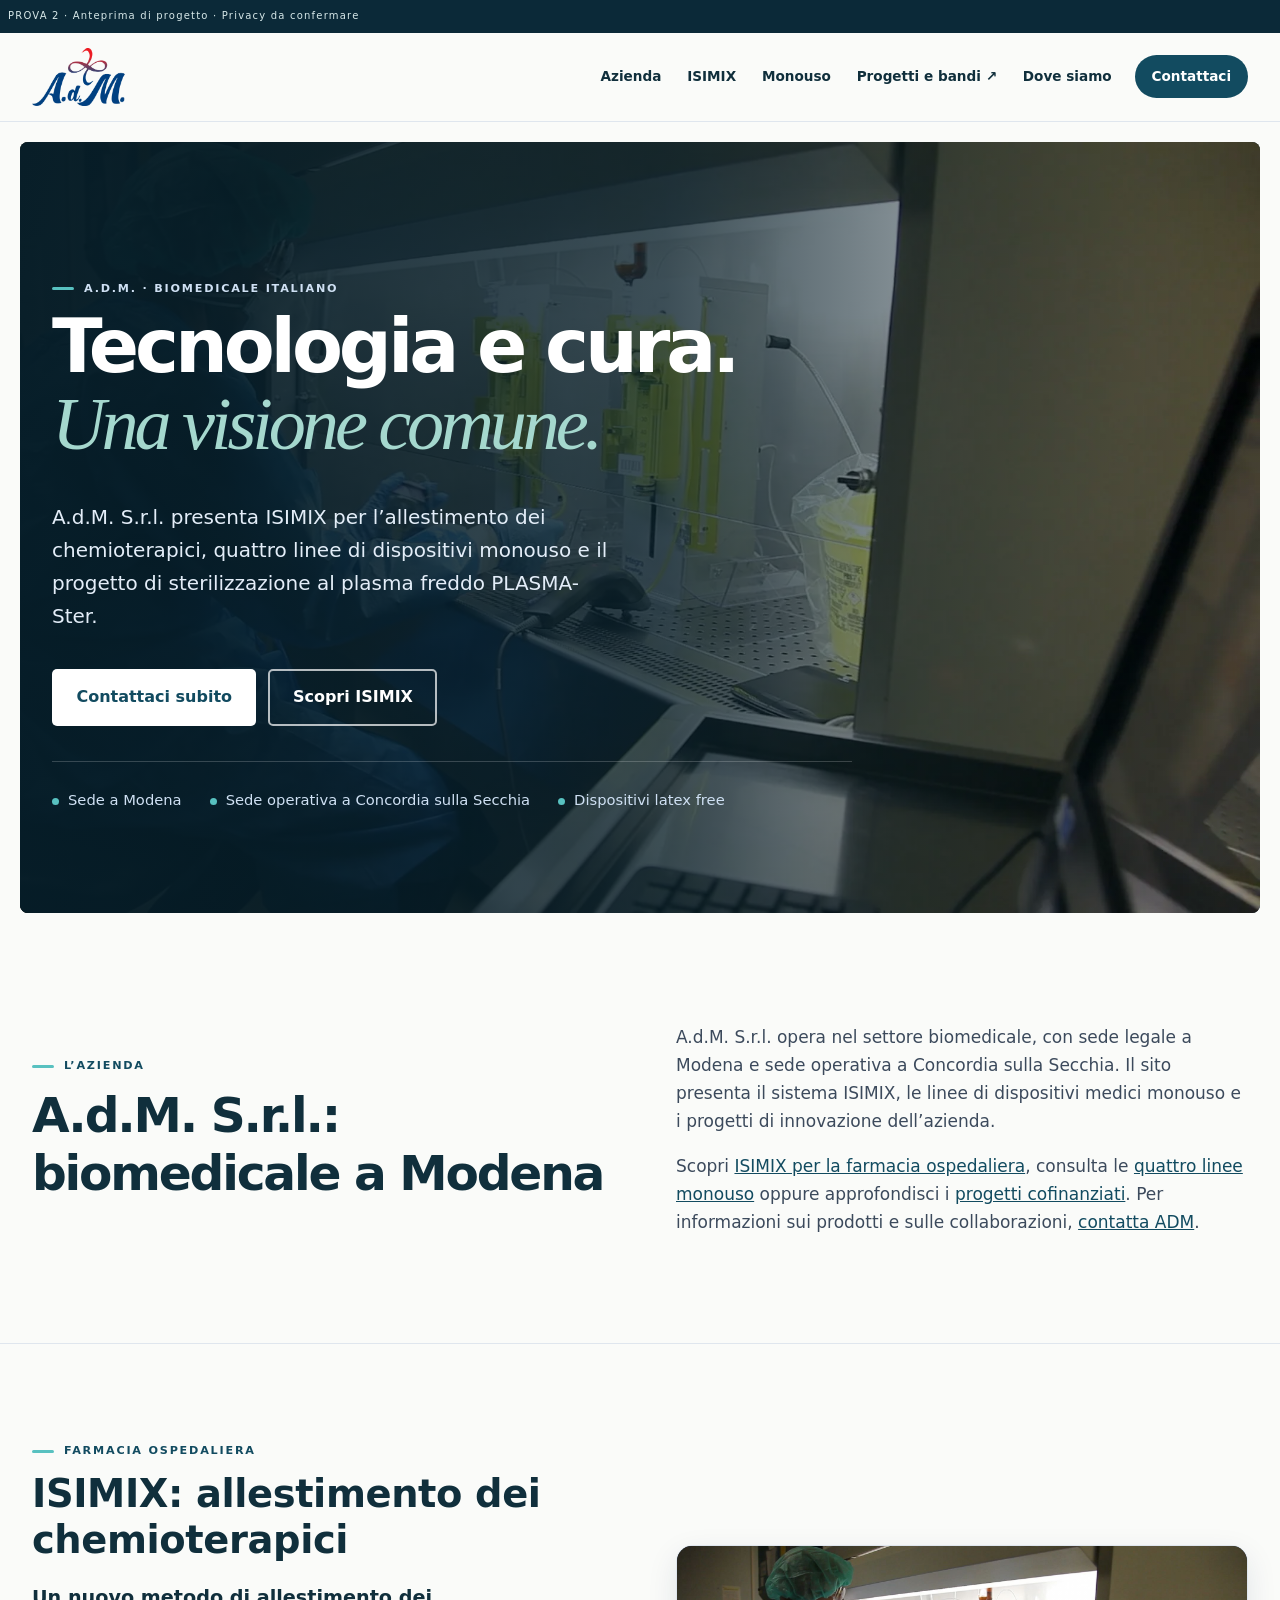
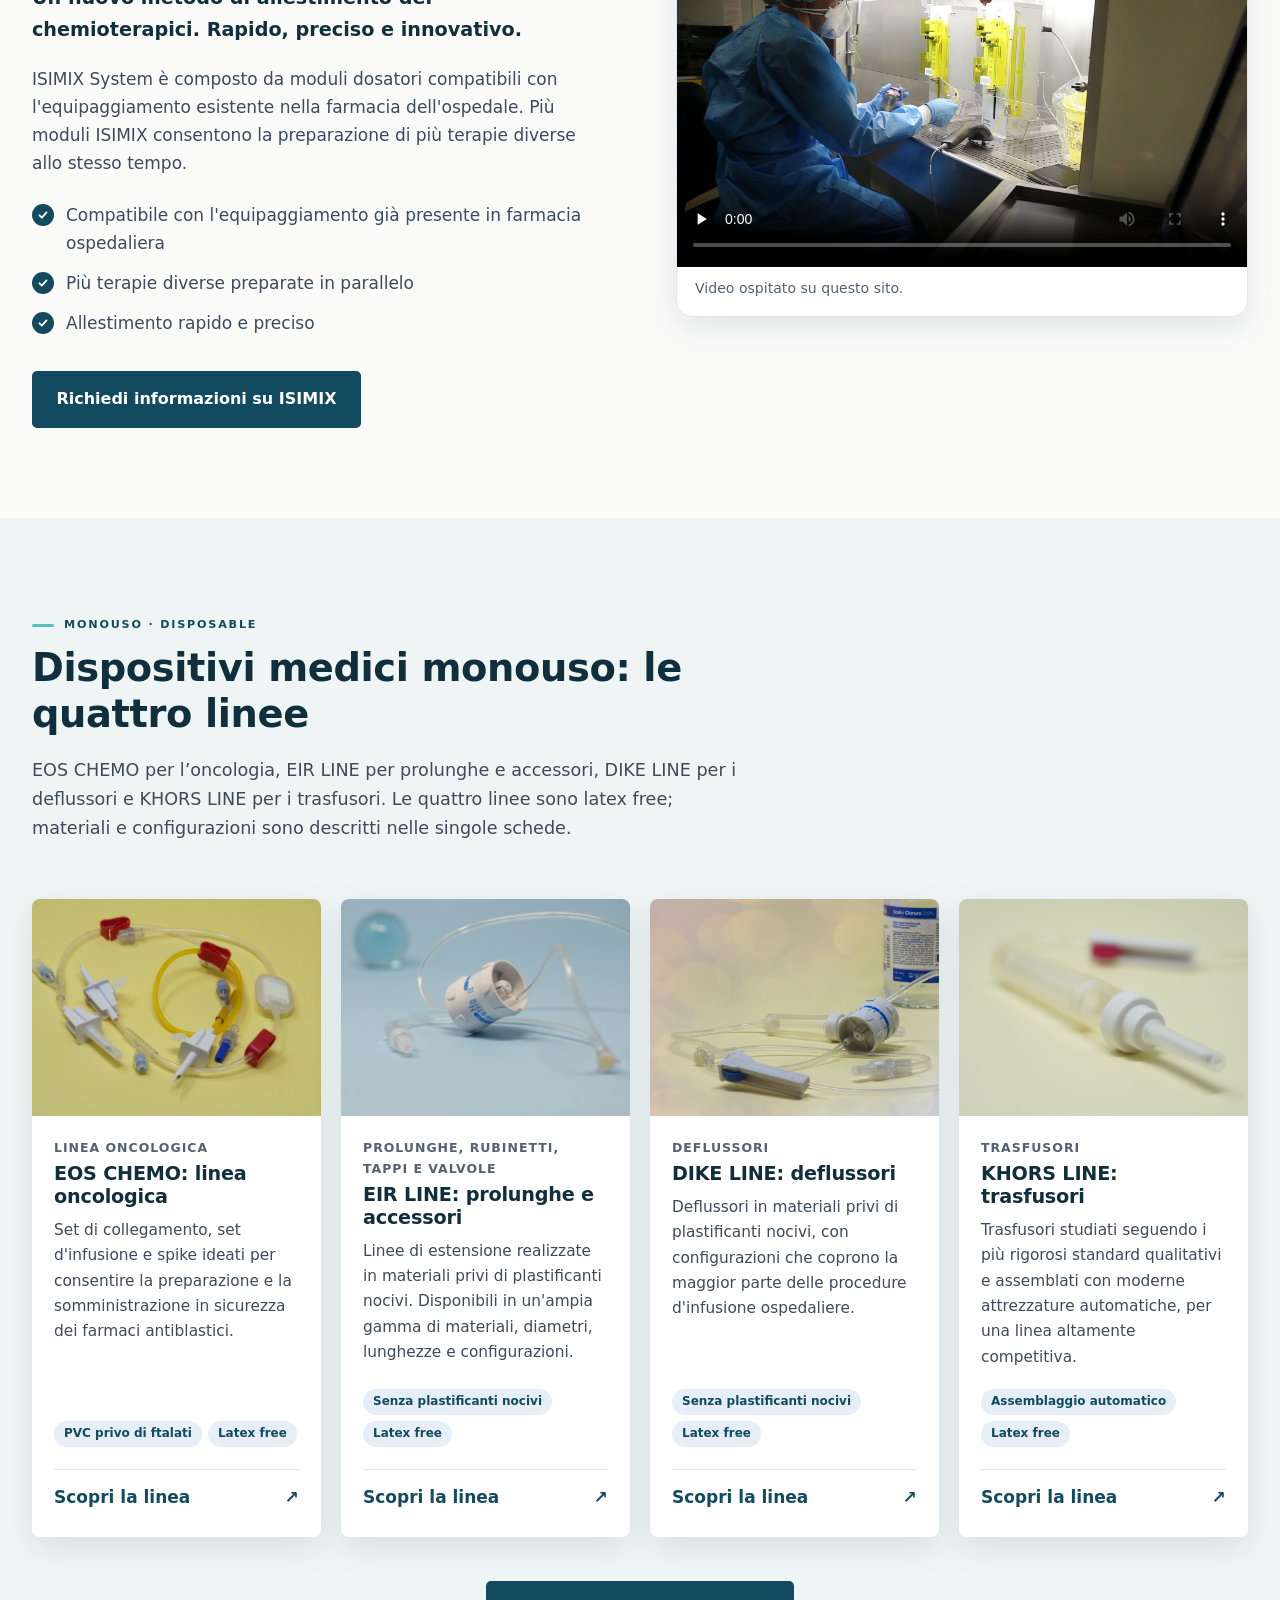
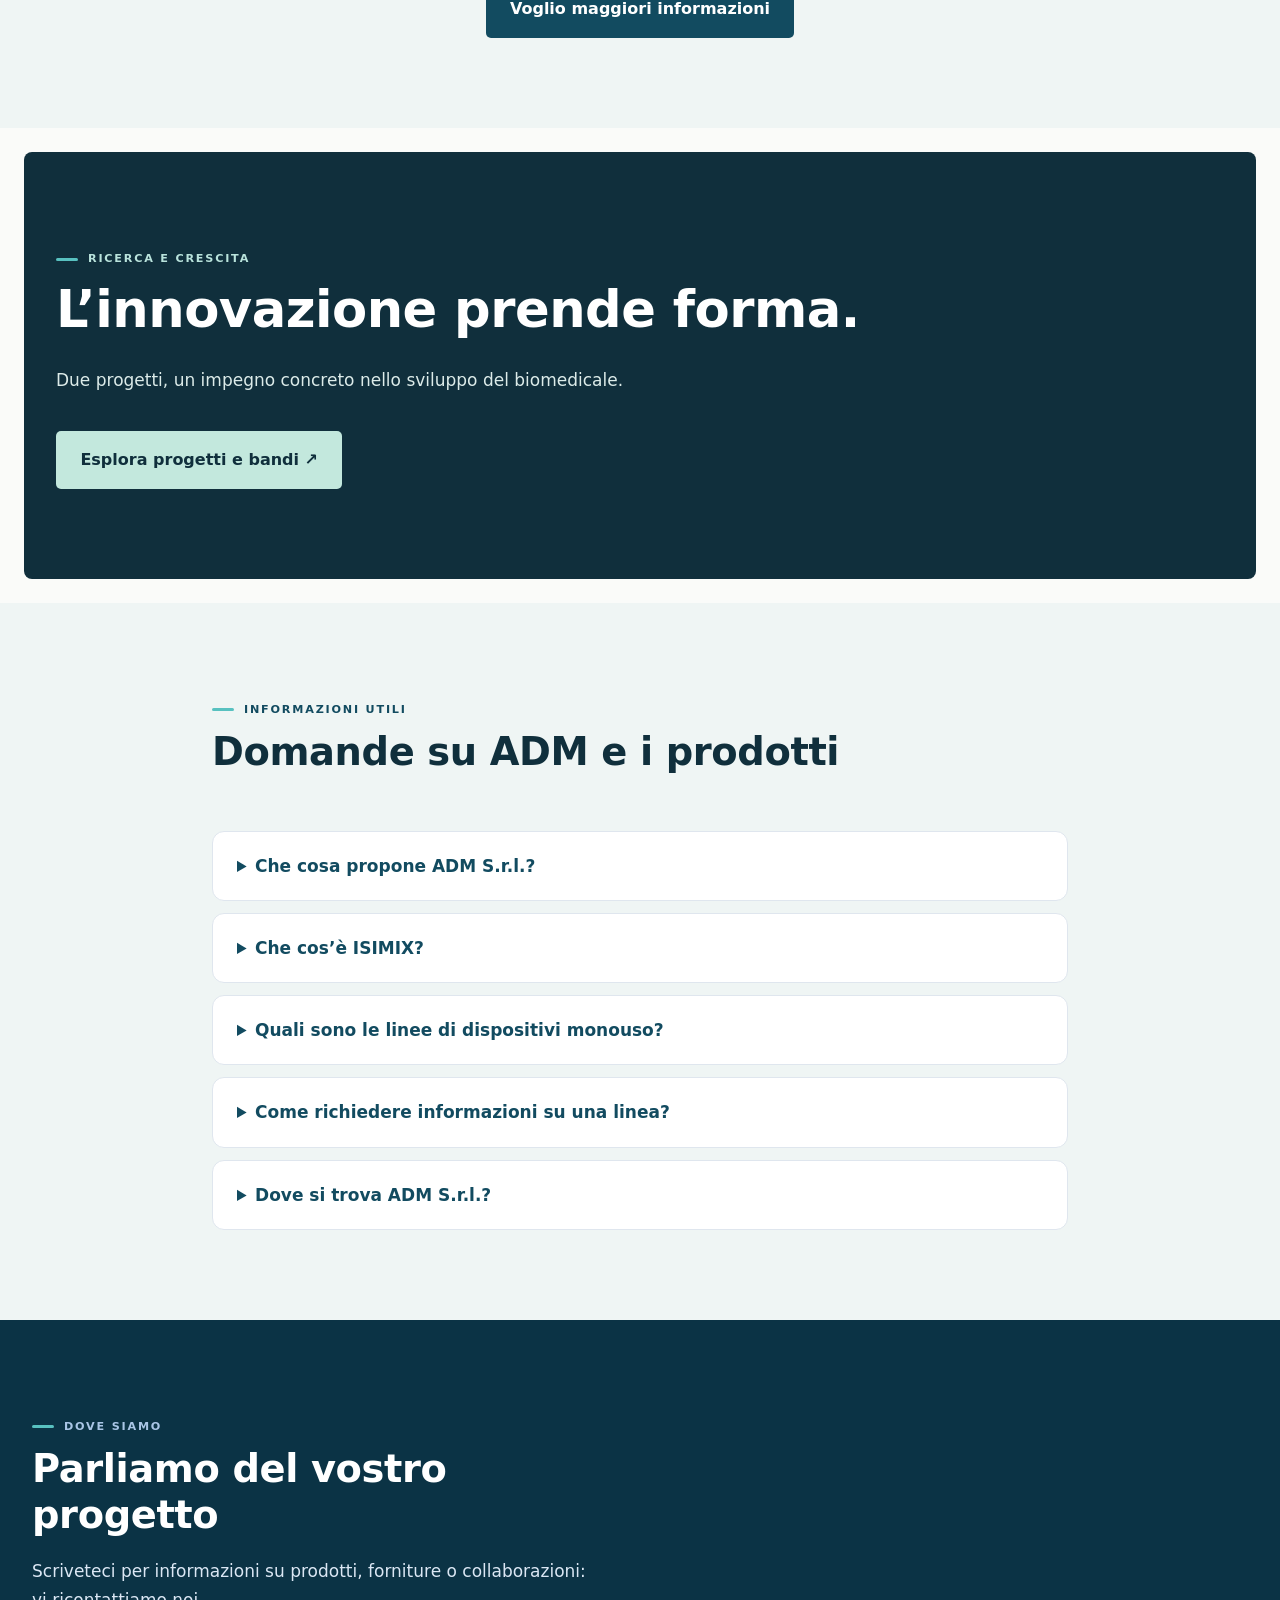
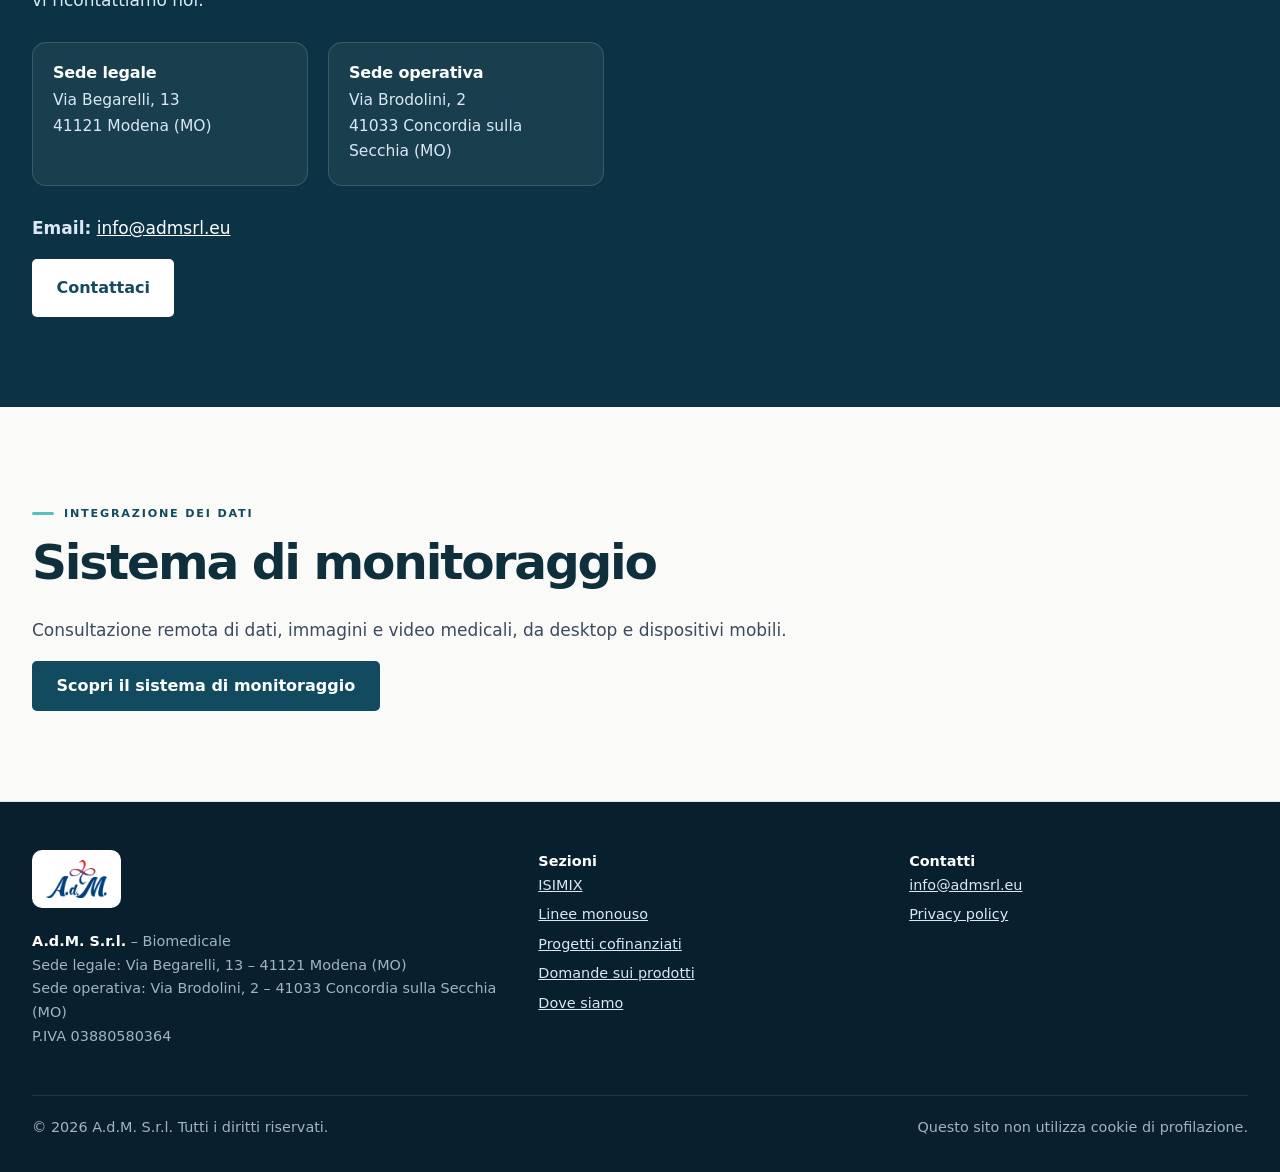
<file: prova-2/index.html>
<!doctype html>
<html lang="it" class="no-js">
<head>
<meta charset="utf-8">
<meta name="viewport" content="width=device-width, initial-scale=1">
<title>Anteprima — ADM S.r.l. | Dispositivi medici monouso e ISIMIX</title>
<meta name="description" content="ADM S.r.l. a Modena: linee monouso EOS CHEMO, EIR, DIKE e KHORS, sistema ISIMIX per farmacie ospedaliere e progetto PLASMA-Ster. Scopri prodotti e contatti.">
<meta name="robots" content="noindex, nofollow">
<meta name="theme-color" content="#004080">
<meta property="og:type" content="website">
<meta property="og:locale" content="it_IT">
<meta property="og:site_name" content="A.d.M. S.r.l.">
<meta property="og:title" content="ADM S.r.l. | Dispositivi medici monouso e ISIMIX">
<meta property="og:description" content="ADM S.r.l. a Modena: linee monouso EOS CHEMO, EIR, DIKE e KHORS, sistema ISIMIX per farmacie ospedaliere e progetto PLASMA-Ster. Scopri prodotti e contatti.">
<meta name="twitter:card" content="summary_large_image">
<meta name="twitter:title" content="ADM S.r.l. | Dispositivi medici monouso e ISIMIX">
<meta name="twitter:description" content="ADM S.r.l. a Modena: linee monouso EOS CHEMO, EIR, DIKE e KHORS, sistema ISIMIX per farmacie ospedaliere e progetto PLASMA-Ster. Scopri prodotti e contatti.">
<link rel="icon" href="../assets/img/favicon-48.png" type="image/png">
<link rel="apple-touch-icon" href="../assets/img/apple-touch-icon.png">
<link rel="preload" as="image" href="../assets/img/hero-isimix.webp" type="image/webp">
<link rel="stylesheet" href="../assets/css/style.css?v=20261010-catalogo">
<script src="../assets/js/main.js?v=20261010-catalogo" defer></script>
<link rel="stylesheet" href="prova-2.css">
</head>
<body>
<aside class="avviso-anteprima">PROVA 2 · Anteprima di progetto · Privacy da confermare</aside>
<a class="skip" href="#contenuto">Vai al contenuto</a>

<header class="header">
  <div class="wrap">
    <a class="logo" href="./" aria-label="A.d.M. S.r.l. – torna all'inizio">
      <picture><source srcset="../assets/img/logo-adm.webp" type="image/webp"><img src="../assets/img/logo-adm.png" alt="A.d.M. S.r.l." width="600" height="375"></picture>
    </a>
    <button class="menu-toggle" type="button" aria-label="Apri il menu" aria-expanded="false" aria-controls="nav"><span></span><span></span><span></span></button>
    <nav class="nav" id="nav" aria-label="Menu principale">
      <ul>
        <li><a href="#azienda">Azienda</a></li>
        <li><a href="#isimix">ISIMIX</a></li>
        <li><a href="#monouso">Monouso</a></li>
        <li><a href="bandi.html">Progetti e bandi ↗</a></li>
        <li><a href="#contatti">Dove siamo</a></li>
        <li><a class="btn btn-primario" href="mailto:info@admsrl.eu?subject=Richiesta%20Contatto" data-contatto>Contattaci</a></li>
      </ul>
    </nav>
  </div>
</header>

<main id="contenuto">

  <section class="hero" aria-labelledby="titolo-hero">
    <picture>
      <source srcset="../assets/img/hero-isimix.webp" type="image/webp">
      <img class="hero-img" src="../assets/img/hero-isimix.jpg" alt="" width="1920" height="1080" fetchpriority="high">
    </picture>
    <div class="wrap">
      <div class="hero-testo">
        <span class="eyebrow">A.d.M. · Biomedicale italiano</span>
        <h1 id="titolo-hero">Tecnologia e cura.<br><em>Una visione comune.</em></h1>
        <p class="lead">A.d.M. S.r.l. presenta ISIMIX per l’allestimento dei chemioterapici, quattro linee di dispositivi monouso e il progetto di sterilizzazione al plasma freddo PLASMA-Ster.</p>
        <div class="azioni">
          <a class="btn btn-chiaro" href="mailto:info@admsrl.eu?subject=Richiesta%20Contatto&amp;body=Buongiorno%2C%20sono%20interessato%20a%20maggiori%20informazioni%2C%20pertanto%20vorrei%20essere%20ricontattato." data-contatto>Contattaci subito</a>
          <a class="btn btn-bordo" href="#isimix">Scopri ISIMIX</a>
        </div>
        <ul class="hero-punti">
          <li>Sede a Modena</li>
          <li>Sede operativa a Concordia sulla Secchia</li>
          <li>Dispositivi latex free</li>
        </ul>
      </div>
    </div>
  </section>

  <section class="sezione azienda" id="azienda" aria-labelledby="titolo-azienda">
    <div class="wrap due-colonne">
      <div><span class="eyebrow">L’azienda</span><h2 id="titolo-azienda">A.d.M. S.r.l.: biomedicale a Modena</h2></div>
      <div><p>A.d.M. S.r.l. opera nel settore biomedicale, con sede legale a Modena e sede operativa a Concordia sulla Secchia. Il sito presenta il sistema ISIMIX, le linee di dispositivi medici monouso e i progetti di innovazione dell’azienda.</p>
      <p>Scopri <a href="#isimix">ISIMIX per la farmacia ospedaliera</a>, consulta le <a href="#monouso">quattro linee monouso</a> oppure approfondisci i <a href="bandi.html">progetti cofinanziati</a>. Per informazioni sui prodotti e sulle collaborazioni, <a href="#contatti">contatta ADM</a>.</p></div>
    </div>
  </section>

  <section class="sezione isimix" id="isimix" aria-labelledby="titolo-isimix">
    <div class="wrap due-colonne">
      <div>
        <span class="eyebrow">Farmacia ospedaliera</span>
        <h2 id="titolo-isimix">ISIMIX: allestimento dei chemioterapici</h2>
        <p class="sottotitolo">Un nuovo metodo di allestimento dei chemioterapici. Rapido, preciso e innovativo.</p>
        <p>ISIMIX System è composto da moduli dosatori compatibili con l'equipaggiamento esistente nella farmacia dell'ospedale. Più moduli ISIMIX consentono la preparazione di più terapie diverse allo stesso tempo.</p>
        <ul class="vantaggi">
          <li>Compatibile con l'equipaggiamento già presente in farmacia ospedaliera</li>
          <li>Più terapie diverse preparate in parallelo</li>
          <li>Allestimento rapido e preciso</li>
        </ul>
        <a class="btn btn-primario" href="mailto:info@admsrl.eu?subject=Informazioni%20ISIMIX">Richiedi informazioni su ISIMIX</a>
      </div>
      <div>
        <div class="player-locale"><video id="video-isimix" controls playsinline preload="none" poster="../assets/img/hero-isimix.jpg" style="width:100%;height:auto" aria-label="Video di presentazione ISIMIX">
          <source src="../assets/video/isimix.mp4" type="video/mp4">
          <a href="../assets/video/isimix.mp4">Scarica il video ISIMIX</a>
        </video><p class="player-stato" role="status" aria-live="polite">Video ospitato su questo sito.</p></div>
      </div>
    </div>
  </section>

  <section class="sezione sezione-soft" id="monouso" aria-labelledby="titolo-monouso">
    <div class="wrap">
      <div class="intestazione">
        <span class="eyebrow">Monouso · Disposable</span>
        <h2 id="titolo-monouso">Dispositivi medici monouso: le quattro linee</h2>
        <p>EOS CHEMO per l’oncologia, EIR LINE per prolunghe e accessori, DIKE LINE per i deflussori e KHORS LINE per i trasfusori. Le quattro linee sono latex free; materiali e configurazioni sono descritti nelle singole schede.</p>
      </div>
      <div class="linee">
        <article class="card card-linea">
          <picture><source srcset="../assets/img/monouso-3.webp" type="image/webp"><img src="../assets/img/monouso-3.jpg" alt="Set della linea oncologica EOS CHEMO con spike e linee di collegamento" width="1200" height="900" loading="lazy"></picture>
          <div class="card-corpo">
            <span class="categoria">Linea oncologica</span>
            <h3 id="eos-chemo">EOS CHEMO: linea oncologica</h3>
            <p>Set di collegamento, set d'infusione e spike ideati per consentire la preparazione e la somministrazione in sicurezza dei farmaci antiblastici.</p>
            <div class="tag"><span>PVC privo di ftalati</span><span>Latex free</span></div>
            <button type="button" class="linea-apri" data-linea="scheda-eos" aria-haspopup="dialog" aria-controls="scheda-eos" aria-label="Scopri la linea EOS CHEMO">Scopri la linea <span aria-hidden="true">↗</span></button>
          </div>
        </article>
        <article class="card card-linea">
          <picture><source srcset="../assets/img/monouso-2.webp" type="image/webp"><img src="../assets/img/monouso-2.jpg" alt="Linea di estensione EIR LINE con regolatore" width="1200" height="900" loading="lazy"></picture>
          <div class="card-corpo">
            <span class="categoria">Prolunghe, rubinetti, tappi e valvole</span>
            <h3 id="eir-line">EIR LINE: prolunghe e accessori</h3>
            <p>Linee di estensione realizzate in materiali privi di plastificanti nocivi. Disponibili in un'ampia gamma di materiali, diametri, lunghezze e configurazioni.</p>
            <div class="tag"><span>Senza plastificanti nocivi</span><span>Latex free</span></div>
            <button type="button" class="linea-apri" data-linea="scheda-eir" aria-haspopup="dialog" aria-controls="scheda-eir" aria-label="Scopri la linea EIR LINE">Scopri la linea <span aria-hidden="true">↗</span></button>
          </div>
        </article>
        <article class="card card-linea">
          <picture><source srcset="../assets/img/monouso-sfondo.webp" type="image/webp"><img src="../assets/img/monouso-sfondo.jpg" alt="Deflussore della linea DIKE con regolatore di flusso" width="1920" height="1440" loading="lazy"></picture>
          <div class="card-corpo">
            <span class="categoria">Deflussori</span>
            <h3 id="dike-line">DIKE LINE: deflussori</h3>
            <p>Deflussori in materiali privi di plastificanti nocivi, con configurazioni che coprono la maggior parte delle procedure d'infusione ospedaliere.</p>
            <div class="tag"><span>Senza plastificanti nocivi</span><span>Latex free</span></div>
            <button type="button" class="linea-apri" data-linea="scheda-dike" aria-haspopup="dialog" aria-controls="scheda-dike" aria-label="Scopri la linea DIKE LINE">Scopri la linea <span aria-hidden="true">↗</span></button>
          </div>
        </article>
        <article class="card card-linea">
          <picture><source srcset="../assets/img/monouso-1.webp" type="image/webp"><img src="../assets/img/monouso-1.jpg" alt="Camera di gocciolamento di un trasfusore della linea KHORS" width="1200" height="900" loading="lazy"></picture>
          <div class="card-corpo">
            <span class="categoria">Trasfusori</span>
            <h3 id="khors-line">KHORS LINE: trasfusori</h3>
            <p>Trasfusori studiati seguendo i più rigorosi standard qualitativi e assemblati con moderne attrezzature automatiche, per una linea altamente competitiva.</p>
            <div class="tag"><span>Assemblaggio automatico</span><span>Latex free</span></div>
            <button type="button" class="linea-apri" data-linea="scheda-khors" aria-haspopup="dialog" aria-controls="scheda-khors" aria-label="Scopri la linea KHORS LINE">Scopri la linea <span aria-hidden="true">↗</span></button>
          </div>
        </article>
      </div>
      <div class="cta-centro">
        <a class="btn btn-primario" href="mailto:info@admsrl.eu?subject=Richiesta%20Contatto%20Prodotti">Voglio maggiori informazioni</a>
      </div>
    </div>
  </section>

  <section class="sezione progetti-preview" id="progetti"><div class="wrap"><span class="eyebrow">Ricerca e crescita</span><h2>L’innovazione prende forma.</h2><p>Due progetti, un impegno concreto nello sviluppo del biomedicale.</p><a class="btn btn-primario" href="bandi.html">Esplora progetti e bandi ↗</a></div></section>

  <section class="sezione sezione-soft" id="domande" aria-labelledby="titolo-domande"><div class="wrap faq-wrap">
    <div class="intestazione"><span class="eyebrow">Informazioni utili</span><h2 id="titolo-domande">Domande su ADM e i prodotti</h2></div>
    <div class="faq-list"><details class="faq-item"><summary>Che cosa propone ADM S.r.l.?</summary><p>ADM presenta il sistema ISIMIX per l’allestimento dei chemioterapici, quattro linee di dispositivi medici monouso e il progetto PLASMA-Ster dedicato alla sterilizzazione al plasma freddo. <a href="#azienda">Conosci l’azienda</a>.</p></details>
<details class="faq-item"><summary>Che cos’è ISIMIX?</summary><p>ISIMIX è un sistema composto da moduli dosatori per l’allestimento dei chemioterapici nella farmacia ospedaliera. Più moduli consentono di preparare terapie diverse in parallelo. Per approfondire la compatibilità con l’equipaggiamento della tua struttura, <a href="mailto:info@admsrl.eu?subject=Informazioni%20ISIMIX">scrivi ad ADM</a>.</p></details>
<details class="faq-item"><summary>Quali sono le linee di dispositivi monouso?</summary><p><a href="#eos-chemo">EOS CHEMO</a> comprende set di collegamento, set d’infusione e spike per l’oncologia. <a href="#eir-line">EIR LINE</a> comprende prolunghe, rubinetti, tappi e valvole. <a href="#dike-line">DIKE LINE</a> è dedicata ai deflussori e <a href="#khors-line">KHORS LINE</a> ai trasfusori.</p></details>
<details class="faq-item"><summary>Come richiedere informazioni su una linea?</summary><p>Apri la scheda della linea e seleziona il pulsante per richiedere informazioni: si aprirà la tua app di posta con oggetto e messaggio già predisposti. Puoi anche scrivere direttamente a <a href="mailto:info@admsrl.eu">info@admsrl.eu</a>, indicando la linea, la tua struttura e le informazioni che cerchi.</p></details>
<details class="faq-item"><summary>Dove si trova ADM S.r.l.?</summary><p>La sede legale è in Via Begarelli, 13, 41121 Modena (MO). La sede operativa è in Via Brodolini, 2, 41033 Concordia sulla Secchia (MO). <a href="#contatti">Consulta sedi e contatti</a>.</p></details>
</div>
  </div></section>

  <section class="sezione contatti" id="contatti" aria-labelledby="titolo-contatti">
    <div class="wrap due-colonne">
      <div>
        <span class="eyebrow">Dove siamo</span>
        <h2 id="titolo-contatti">Parliamo del vostro progetto</h2>
        <p>Scriveteci per informazioni su prodotti, forniture o collaborazioni: vi ricontattiamo noi.</p>
        <div class="sedi">
          <div class="sede">
            <h3>Sede legale</h3>
            <p>Via Begarelli, 13<br>41121 Modena (MO)</p>
          </div>
          <div class="sede">
            <h3>Sede operativa</h3>
            <p>Via Brodolini, 2<br>41033 Concordia sulla Secchia (MO)</p>
          </div>
        </div>
        <p><strong>Email:</strong> <a href="mailto:info@admsrl.eu">info@admsrl.eu</a></p>
        <a class="btn btn-chiaro" href="mailto:info@admsrl.eu?subject=Richiesta%20Contatto&amp;body=Buongiorno%2C%20sono%20interessato%20a%20maggiori%20informazioni%2C%20pertanto%20vorrei%20essere%20ricontattato." data-contatto>Contattaci</a>
      </div>

    </div>
  </section>

<section class="sezione azienda" id="monitoraggio"><div class="wrap"><span class="eyebrow">Integrazione dei dati</span><h2>Sistema di monitoraggio</h2><p>Consultazione remota di dati, immagini e video medicali, da desktop e dispositivi mobili.</p><button type="button" class="btn btn-primario" data-linea="scheda-monitoraggio" aria-haspopup="dialog" aria-controls="scheda-monitoraggio">Scopri il sistema di monitoraggio</button></div></section>
</main>

<dialog class="popup popup-linea" id="scheda-eos" aria-labelledby="titolo-eos"><div class="linea-barra"><span>Linea oncologica</span><button class="linea-chiudi" type="button" aria-label="Chiudi scheda EOS CHEMO" autofocus>Chiudi ×</button></div><div class="linea-dettaglio"><div class="linea-foto catalogo-foto"><figure><img src="../assets/img/catalogo/7-image1.jpeg" alt="Set per infusione EOS CHEMO" loading="lazy"><figcaption>Set per infusione EOS CHEMO</figcaption></figure><figure><img src="../assets/img/catalogo/9-image1.jpeg" alt="Set di collegamento EOS CHEMO" loading="lazy"><figcaption>Set di collegamento EOS CHEMO</figcaption></figure><figure><img src="../assets/img/catalogo/8-image1.jpeg" alt="Accessori per preparazione EOS CHEMO" loading="lazy"><figcaption>Accessori per preparazione EOS CHEMO</figcaption></figure></div><div class="linea-testo"><span class="eyebrow">Linea oncologica</span><h2 id="titolo-eos">EOS CHEMO</h2><p>Set di collegamento, set per infusione e accessori per la preparazione e la somministrazione di farmaci antiblastici.</p><h3>Set per infusione</h3><p>Configurazioni a una, due o quattro vie, trasparenti o ambrate, con derivazioni valvolate e accesso needleless. Tubatismi in PVC DEHP FREE, lunghezza 180 cm e diametro 3 × 4,1 mm. Set latex free.</p><h3>Set di collegamento</h3><p>Collegano sacca o flacone alla linea principale EOS CHEMO. Versioni da 40 e 50 cm, anche ambrate, con opzioni di filtro da 0,2 µm, regolatore di flusso e connessioni valvolate.</p><h3>Accessori per preparazione</h3><p>Spike con aggancio per flaconi da 20 mm e presa aria da 0,2 µm; raccordo maschio needleless Luer Lock maschio–femmina con aggancio irreversibile. Accessori latex free.</p><h3>Codici e configurazioni</h3><details class="catalogo-dettagli"><summary>Set per infusione · 12 codici</summary><div class="catalogo-tabella" tabindex="0" role="region" aria-label="Set per infusione"><table><caption>Set per infusione</caption><thead><tr><th scope="col">Codice</th><th scope="col">Descrizione</th><th scope="col">Materiale</th><th scope="col">Lunghezza</th><th scope="col">Diametro</th></tr></thead><tbody><tr><th scope="row">5ADMA037</th><td>Set ad una via per infusione antiblastici</td><td>PVC DEHP FREE</td><td>180 cm</td><td>3x4.1 mm</td></tr><tr><th scope="row">5ADMA037N</th><td>Set ad una via per infusione antiblastici</td><td>PVC DEHP FREE</td><td>180 cm</td><td>3x4.1 mm</td></tr><tr><th scope="row">5ADMA003</th><td>Set a due vie per infusione antiblastici</td><td>PVC DEHP FREE</td><td>180 cm</td><td>3x4.1 mm</td></tr><tr><th scope="row">5ADMA003N</th><td>Set a due vie per infusione antiblastici</td><td>PVC DEHP FREE</td><td>180 cm</td><td>3x4.1 mm</td></tr><tr><th scope="row">5ADMA004</th><td>Set a quattro vie per infusione antiblastici</td><td>PVC DEHP FREE</td><td>180 cm</td><td>3x4.1 mm</td></tr><tr><th scope="row">5ADMA004N</th><td>Set a quattro vie per infusione antiblastici</td><td>PVC DEHP FREE</td><td>180 cm</td><td>3x4.1 mm</td></tr><tr><th scope="row">5ADMB042</th><td>Set ad una via ambrato per infusione antiblastici</td><td>PVC DEHP FREE</td><td>180 cm</td><td>3x4.1 mm</td></tr><tr><th scope="row">5ADMB042N</th><td>Set ad una via ambrato per infusione antiblastici</td><td>PVC DEHP FREE</td><td>180 cm</td><td>3x4.1 mm</td></tr><tr><th scope="row">5ADMB024</th><td>Set a due vie ambrato per infusione antiblastici</td><td>PVC DEHP FREE</td><td>180 cm</td><td>3x4.1 mm</td></tr><tr><th scope="row">5ADMB024N</th><td>Set a due vie ambrato per infusione antiblastici</td><td>PVC DEHP FREE</td><td>180 cm</td><td>3x4.1 mm</td></tr><tr><th scope="row">5ADMB015</th><td>Set a quattro vie ambrato per infusione antiblastici</td><td>PVC DEHP FREE</td><td>180 cm</td><td>3x4.1 mm</td></tr><tr><th scope="row">5ADMB015N</th><td>Set a quattro vie ambrato per infusione antiblastici</td><td>PVC DEHP FREE</td><td>180 cm</td><td>3x4.1 mm</td></tr></tbody></table></div></details><details class="catalogo-dettagli"><summary>Set di collegamento · 14 codici</summary><div class="catalogo-tabella" tabindex="0" role="region" aria-label="Set di collegamento"><table><caption>Set di collegamento</caption><thead><tr><th scope="col">Codice</th><th scope="col">Descrizione</th><th scope="col">Materiale</th><th scope="col">Lunghezza</th><th scope="col">Diametro</th></tr></thead><tbody><tr><th scope="row">5ADMA027N</th><td>Set Collegamento</td><td>PVC DEHP FREE</td><td>40 cm</td><td>3x4.1 mm</td></tr><tr><th scope="row">5ADMA027</th><td>Set Collegamento</td><td>PVC DEHP FREE</td><td>40 cm</td><td>3x4.1 mm</td></tr><tr><th scope="row">5ADMA027S</th><td>Set Collegamento</td><td>PVC DEHP FREE</td><td>40 cm</td><td>3x4.1 mm</td></tr><tr><th scope="row">5ADMB025N</th><td>Set Collegamento Ambrato</td><td>PVC DEHP FREE</td><td>40 cm</td><td>3x4.1 mm</td></tr><tr><th scope="row">5ADMB025</th><td>Set Collegamento Ambrato</td><td>PVC DEHP FREE</td><td>40 cm</td><td>3x4.1 mm</td></tr><tr><th scope="row">5ADMB025S</th><td>Set Collegamento Ambrato</td><td>PVC DEHP FREE</td><td>40 cm</td><td>3x4.1 mm</td></tr><tr><th scope="row">5ADMA046N</th><td>Set Collegamento con filtro 0.2 µm</td><td>PVC DEHP FREE</td><td>50 cm</td><td>3x4.1 mm</td></tr><tr><th scope="row">5ADMA046</th><td>Set Collegamento con filtro 0.2 µm</td><td>PVC DEHP FREE</td><td>50 cm</td><td>3x4.1 mm</td></tr><tr><th scope="row">5ADMA046S</th><td>Set Collegamento con filtro 0.2 µm</td><td>PVC DEHP FREE</td><td>50 cm</td><td>3x4.1 mm</td></tr><tr><th scope="row">5ADMA043N</th><td>Set Collegamento con reg.flusso</td><td>PVC DEHP FREE</td><td>50 cm</td><td>3x4.1 mm</td></tr><tr><th scope="row">5ADMA043</th><td>Set Collegamento con reg.flusso</td><td>PVC DEHP FREE</td><td>50 cm</td><td>3x4.1 mm</td></tr><tr><th scope="row">5ADMB059N</th><td>Set Collegamento ambrato con filtro 0.2 µm</td><td>PVC DEHP FREE</td><td>50 cm</td><td>3x4.1 mm</td></tr><tr><th scope="row">5ADMB059</th><td>Set Collegamento ambrato con filtro 0.2 µm</td><td>PVC DEHP FREE</td><td>50 cm</td><td>3x4.1 mm</td></tr><tr><th scope="row">5ADMB059S</th><td>Set Collegamento ambrato con filtro 0.2 µm</td><td>PVC DEHP FREE</td><td>50 cm</td><td>3x4.1 mm</td></tr></tbody></table></div></details><details class="catalogo-dettagli"><summary>Accessori per preparazione · 2 codici</summary><div class="catalogo-tabella" tabindex="0" role="region" aria-label="Accessori per preparazione"><table><caption>Accessori per preparazione</caption><thead><tr><th scope="col">Codice</th><th scope="col">Descrizione</th><th scope="col">Materiale</th><th scope="col">Diametro</th></tr></thead><tbody><tr><th scope="row">5ADMG911</th><td>Spike con aggancio</td><td>ABS</td><td>20 mm</td></tr><tr><th scope="row">6ADMX957</th><td>Raccordo maschio needleless</td><td>PC-PSU</td><td>-</td></tr></tbody></table></div></details><div class="linea-richiesta"><h3>Richiedi la scheda tecnica</h3><p>Indica il codice o la configurazione di interesse per ricevere documentazione e informazioni sulla fornitura.</p><a class="btn btn-primario" href="mailto:info@admsrl.eu?subject=Informazioni%20EOS%20CHEMO&amp;body=Buongiorno%2C%20vorrei%20informazioni%20sulla%20linea%20EOS%20CHEMO.%0ACodice%20o%20configurazione%20di%20interesse%3A%20%0ANome%20e%20azienda%3A%20%0ARecapito%3A%20">Richiedi informazioni su EOS CHEMO</a><p class="linea-email"><a href="mailto:info@admsrl.eu">info@admsrl.eu</a></p></div></div></div></dialog>
<dialog class="popup popup-linea" id="scheda-eir" aria-labelledby="titolo-eir"><div class="linea-barra"><span>Prolunghe e accessori</span><button class="linea-chiudi" type="button" aria-label="Chiudi scheda EIR LINE" autofocus>Chiudi ×</button></div><div class="linea-dettaglio"><div class="linea-foto catalogo-foto"><figure><img src="../assets/img/catalogo/2-image1.jpeg" alt="Prolunga EIR LINE" loading="lazy"><figcaption>Prolunga EIR LINE</figcaption></figure><figure><img src="../assets/img/catalogo/3-image1.jpeg" alt="Prolunga EIR con filtro" loading="lazy"><figcaption>Prolunga EIR con filtro</figcaption></figure><figure><img src="../assets/img/catalogo/4-image5.jpeg" alt="Rubinetto a tre vie EIR" loading="lazy"><figcaption>Rubinetto a tre vie EIR</figcaption></figure><figure><img src="../assets/img/catalogo/5-image1.jpeg" alt="Tappi di chiusura EIR" loading="lazy"><figcaption>Tappi di chiusura EIR</figcaption></figure></div><div class="linea-testo"><span class="eyebrow">Prolunghe e accessori</span><h2 id="titolo-eir">EIR LINE</h2><p>Linee di estensione per infusione, rubinetti a tre vie e tappi di chiusura. La gamma comprende diversi materiali, diametri, lunghezze e configurazioni, con prodotti latex free.</p><h3>Prolunghe per infusione</h3><p>Versioni dritte da 50 a 200 cm in PVC DEHP FREE, PVC FREE o PE, secondo il codice. Sono presenti versioni ambrate in PE e prolunghe spiralate da 100 a 400 cm, oltre a una versione con regolatore di flusso.</p><h3>Filtri, rubinetti e tappi</h3><p>Prolunghe da 40 cm con filtri da 0,2 o 1,2 µm; rubinetti a tre vie con rotazione a 360°, anche con prolunga da 10 a 150 cm. Tappi in ABS: perforabile trasparente, maschio bianco e Combi rosso.</p><h3>Codici e configurazioni</h3><details class="catalogo-dettagli"><summary>Prolunghe per infusione · 27 codici</summary><div class="catalogo-tabella" tabindex="0" role="region" aria-label="Prolunghe per infusione"><table><caption>Prolunghe per infusione</caption><thead><tr><th scope="col">Codice</th><th scope="col">Caratteristiche</th><th scope="col">Materiale</th><th scope="col">Lunghezza</th><th scope="col">Diametro</th></tr></thead><tbody><tr><th scope="row">2ADMA030</th><td>Regolatore di flusso</td><td>PVC DEHP FREE</td><td>50 cm</td><td>3x4.1 mm</td></tr><tr><th scope="row">2ADMA205</th><td>Dritta</td><td>PVC DEHP FREE</td><td>50 cm</td><td>1x2 mm</td></tr><tr><th scope="row">2ADMA210</th><td>Dritta</td><td>PVC DEHP FREE</td><td>100 cm</td><td>1x2 mm</td></tr><tr><th scope="row">2ADMA215</th><td>Dritta</td><td>PVC DEHP FREE</td><td>150 cm</td><td>1x2 mm</td></tr><tr><th scope="row">2ADMA220</th><td>Dritta</td><td>PVC DEHP FREE</td><td>200 cm</td><td>1x2 mm</td></tr><tr><th scope="row">2ADMA105</th><td>Dritta</td><td>PVC DEHP FREE</td><td>50 cm</td><td>2.5x4.1 mm</td></tr><tr><th scope="row">2ADMA110</th><td>Dritta</td><td>PVC DEHP FREE</td><td>100 cm</td><td>2.5x4.1 mm</td></tr><tr><th scope="row">2ADMA115</th><td>Dritta</td><td>PVC DEHP FREE</td><td>150 cm</td><td>2.5x4.1 mm</td></tr><tr><th scope="row">2ADMA120</th><td>Dritta</td><td>PVC DEHP FREE</td><td>200 cm</td><td>2.5x4.1 mm</td></tr><tr><th scope="row">2ADMA305</th><td>Dritta</td><td>PVC DEHP FREE</td><td>50 cm</td><td>1.5x3 mm</td></tr><tr><th scope="row">2ADMA310</th><td>Dritta</td><td>PVC DEHP FREE</td><td>100 cm</td><td>1.5x3 mm</td></tr><tr><th scope="row">2ADMA315</th><td>Dritta</td><td>PVC DEHP FREE</td><td>150 cm</td><td>1.5x3 mm</td></tr><tr><th scope="row">2ADMA320</th><td>Dritta</td><td>PVC DEHP FREE</td><td>200 cm</td><td>1.5x3 mm</td></tr><tr><th scope="row">2ADME105</th><td>Dritta</td><td>PVC FREE</td><td>50 cm</td><td>2.5x4.1 mm</td></tr><tr><th scope="row">2ADME110</th><td>Dritta</td><td>PVC  FREE</td><td>100 cm</td><td>2.5x4.1 mm</td></tr><tr><th scope="row">2ADME115</th><td>Dritta</td><td>PVC FREE</td><td>150 cm</td><td>2.5x4.1 mm</td></tr><tr><th scope="row">2ADME120</th><td>Dritta</td><td>PVC FREE</td><td>200 cm</td><td>2.5x4.1 mm</td></tr><tr><th scope="row">2ADMC205</th><td>Dritta</td><td>PE</td><td>50 cm</td><td>1x2 mm</td></tr><tr><th scope="row">2ADMC210</th><td>Dritta</td><td>PE</td><td>100 cm</td><td>1x2 mm</td></tr><tr><th scope="row">2ADMC215</th><td>Dritta</td><td>PE</td><td>150 cm</td><td>1x2 mm</td></tr><tr><th scope="row">2ADMC220</th><td>Dritta</td><td>PE</td><td>200 cm</td><td>1x2 mm</td></tr><tr><th scope="row">2ADMD215</th><td>Dritta</td><td>PE</td><td>150 cm</td><td>1x2 mm</td></tr><tr><th scope="row">2ADMD220</th><td>Dritta</td><td>PE</td><td>200 cm</td><td>1x2 mm</td></tr><tr><th scope="row">2ADMC410</th><td>Spiralata</td><td>PE</td><td>100 cm</td><td>1x2 mm</td></tr><tr><th scope="row">2ADMC420</th><td>Spiralata</td><td>PE</td><td>200 cm</td><td>1x2 mm</td></tr><tr><th scope="row">2ADMC430</th><td>Spiralata</td><td>PE</td><td>300 cm</td><td>1x2 mm</td></tr><tr><th scope="row">2ADMC440</th><td>Spiralata</td><td>PE</td><td>400 cm</td><td>1x2 mm</td></tr></tbody></table></div></details><details class="catalogo-dettagli"><summary>Prolunghe con filtro · 2 codici</summary><div class="catalogo-tabella" tabindex="0" role="region" aria-label="Prolunghe con filtro"><table><caption>Prolunghe con filtro</caption><thead><tr><th scope="col">Codice</th><th scope="col">Caratteristiche</th><th scope="col">Materiale</th><th scope="col">Lunghezza</th></tr></thead><tbody><tr><th scope="row">9ADMX010</th><td>Filtro da 0.2 micron</td><td>PVC DEHP FREE</td><td>40 cm</td></tr><tr><th scope="row">9ADMX040</th><td>Filtro da 1.2 micron</td><td>PVC DEHP FREE</td><td>40 cm</td></tr></tbody></table></div></details><details class="catalogo-dettagli"><summary>Rubinetti con e senza prolunga · 8 codici</summary><div class="catalogo-tabella" tabindex="0" role="region" aria-label="Rubinetti con e senza prolunga"><table><caption>Rubinetti con e senza prolunga</caption><thead><tr><th scope="col">Codice</th><th scope="col">Descrizione</th><th scope="col">Materiale</th><th scope="col">Rotazione / lunghezza</th></tr></thead><tbody><tr><th scope="row">3ADMH901</th><td>Rubinetto a tre vie</td><td>PC</td><td>360°</td></tr><tr><th scope="row">3ADMH903</th><td>Rubinetto a tre vie</td><td>PC</td><td>360°</td></tr><tr><th scope="row">4ADMX101</th><td>Rubinetto a 3 vie con linea di estensione</td><td>PVC DEHP FREE</td><td>10 cm</td></tr><tr><th scope="row">4ADMX103</th><td>Rubinetto a 3 vie con linea di estensione</td><td>PVC DEHP FREE</td><td>25 cm</td></tr><tr><th scope="row">4ADMX105</th><td>Rubinetto a 3 vie con linea di estensione</td><td>PVC DEHP FREE</td><td>50 cm</td></tr><tr><th scope="row">4ADMX108</th><td>Rubinetto a 3 vie con linea di estensione</td><td>PVC DEHP FREE</td><td>80 cm</td></tr><tr><th scope="row">4ADMX110</th><td>Rubinetto a 3 vie con linea di estensione</td><td>PVC DEHP FREE</td><td>100 cm</td></tr><tr><th scope="row">4ADMX115</th><td>Rubinetto a 3 vie con linea di estensione</td><td>PVC DEHP FREE</td><td>150 cm</td></tr></tbody></table></div></details><details class="catalogo-dettagli"><summary>Tappi di chiusura · 3 codici</summary><div class="catalogo-tabella" tabindex="0" role="region" aria-label="Tappi di chiusura"><table><caption>Tappi di chiusura</caption><thead><tr><th scope="col">Codice</th><th scope="col">Descrizione</th><th scope="col">Materiale</th></tr></thead><tbody><tr><th scope="row">6ADMG940</th><td>Tappo perforabile</td><td>ABS</td></tr><tr><th scope="row">6ADMG941</th><td>Tappo maschio</td><td>ABS</td></tr><tr><th scope="row">6ADML942</th><td>Tappo “Combi”</td><td>ABS</td></tr></tbody></table></div></details><div class="linea-richiesta"><h3>Richiedi la scheda tecnica</h3><p>Indica il codice o la configurazione di interesse per ricevere documentazione e informazioni sulla fornitura.</p><a class="btn btn-primario" href="mailto:info@admsrl.eu?subject=Informazioni%20EIR%20LINE&amp;body=Buongiorno%2C%20vorrei%20informazioni%20sulla%20linea%20EIR%20LINE.%0ACodice%20o%20configurazione%20di%20interesse%3A%20%0ANome%20e%20azienda%3A%20%0ARecapito%3A%20">Richiedi informazioni su EIR LINE</a><p class="linea-email"><a href="mailto:info@admsrl.eu">info@admsrl.eu</a></p></div></div></div></dialog>
<dialog class="popup popup-linea" id="scheda-dike" aria-labelledby="titolo-dike"><div class="linea-barra"><span>Deflussori</span><button class="linea-chiudi" type="button" aria-label="Chiudi scheda DIKE LINE" autofocus>Chiudi ×</button></div><div class="linea-dettaglio"><div class="linea-foto catalogo-foto"><figure><img src="../assets/img/catalogo/1-image1.jpeg" alt="Deflussore DIKE LINE" loading="lazy"><figcaption>Deflussore DIKE LINE</figcaption></figure><figure><img src="../assets/img/catalogo/1-image5.jpeg" alt="Configurazione della linea DIKE" loading="lazy"><figcaption>Configurazione della linea DIKE</figcaption></figure></div><div class="linea-testo"><span class="eyebrow">Deflussori</span><h2 id="titolo-dike">DIKE LINE</h2><p>Deflussori per le procedure di infusione ospedaliere, in PVC DEHP FREE e latex free, disponibili in diverse configurazioni.</p><h3>Configurazioni della gamma</h3><ul class="linea-punti"><li>Set standard con o senza punto di infusione, anche con accesso a Y.</li><li>Versione ambrata per la protezione dalla luce.</li><li>Set con regolatore di flusso, anche microgoccia.</li><li>Versione con filtro da 0,2 µm.</li><li>Lunghezze da 150 e 180 cm, con raccordi Luer Lock maschio fissi o girevoli secondo il codice.</li></ul><h3>Codici e configurazioni</h3><details class="catalogo-dettagli"><summary>Deflussori · 10 codici</summary><div class="catalogo-tabella" tabindex="0" role="region" aria-label="Deflussori"><table><caption>Deflussori</caption><thead><tr><th scope="col">Codice</th><th scope="col">Descrizione</th><th scope="col">Materiale</th><th scope="col">Lunghezza</th></tr></thead><tbody><tr><th scope="row">1ADMA058</th><td>Deflussore standard con punto infusione</td><td>PVC DEHP FREE</td><td>180 cm</td></tr><tr><th scope="row">1ADMA053</th><td>Deflussore standard con punto infusione</td><td>PVC DEHP FREE</td><td>150 cm</td></tr><tr><th scope="row">1ADMA060</th><td>Deflussore standard SENZA punto infusione</td><td>PVC DEHP FREE</td><td>180 cm</td></tr><tr><th scope="row">1ADMA054</th><td>Deflussore standard con punto infusione</td><td>PVC DEHP FREE</td><td>150 cm</td></tr><tr><th scope="row">1ADMA010</th><td>Deflussore standard con punto infusione</td><td>PVC DEHP FREE</td><td>180 cm</td></tr><tr><th scope="row">1ADMA005</th><td>Deflussore standard con punto infusione</td><td>PVC DEHP FREE</td><td>180 cm</td></tr><tr><th scope="row">1ADMB002</th><td>Deflussore ambrato standard con punto infusione</td><td>PVC DEHP FREE</td><td>150 cm</td></tr><tr><th scope="row">1ADMA030</th><td>Deflussore standard con regolatore di flusso</td><td>PVC DEHP FREE</td><td>150 cm</td></tr><tr><th scope="row">1ADMA031</th><td>Deflussore microgoccia con regolatore di flusso</td><td>PVC DEHP FREE</td><td>150 cm</td></tr><tr><th scope="row">1ADMA002</th><td>Deflussore standard con punto filtro da 0.2 micron</td><td>PVC DEHP FREE</td><td>150 cm</td></tr></tbody></table></div></details><div class="linea-richiesta"><h3>Richiedi la scheda tecnica</h3><p>Indica il codice o la configurazione di interesse per ricevere documentazione e informazioni sulla fornitura.</p><a class="btn btn-primario" href="mailto:info@admsrl.eu?subject=Informazioni%20DIKE%20LINE&amp;body=Buongiorno%2C%20vorrei%20informazioni%20sulla%20linea%20DIKE%20LINE.%0ACodice%20o%20configurazione%20di%20interesse%3A%20%0ANome%20e%20azienda%3A%20%0ARecapito%3A%20">Richiedi informazioni su DIKE LINE</a><p class="linea-email"><a href="mailto:info@admsrl.eu">info@admsrl.eu</a></p></div></div></div></dialog>
<dialog class="popup popup-linea" id="scheda-khors" aria-labelledby="titolo-khors"><div class="linea-barra"><span>Trasfusori</span><button class="linea-chiudi" type="button" aria-label="Chiudi scheda KHORS LINE" autofocus>Chiudi ×</button></div><div class="linea-dettaglio"><div class="linea-foto catalogo-foto"><figure><img src="../assets/img/catalogo/6-image1.jpeg" alt="Trasfusore KHORS LINE" loading="lazy"><figcaption>Trasfusore KHORS LINE</figcaption></figure></div><div class="linea-testo"><span class="eyebrow">Trasfusori</span><h2 id="titolo-khors">KHORS LINE</h2><p>Set per trasfusione ospedaliera in PVC DEHP FREE, con raccordo Luer Lock maschio fisso.</p><h3>Configurazioni della gamma</h3><ul class="linea-punti"><li>Trasfusore senza presa aria da 150 cm.</li><li>Trasfusore con presa aria da 150 cm.</li><li>Trasfusore senza presa aria da 180 cm.</li><li>Confezionamento in blister, 250 pezzi per cartone.</li></ul><h3>Codici e configurazioni</h3><details class="catalogo-dettagli"><summary>Set per trasfusione · 3 codici</summary><div class="catalogo-tabella" tabindex="0" role="region" aria-label="Set per trasfusione"><table><caption>Set per trasfusione</caption><thead><tr><th scope="col">Codice</th><th scope="col">Descrizione</th><th scope="col">Materiale</th><th scope="col">Lunghezza</th></tr></thead><tbody><tr><th scope="row">7ADMA002</th><td>Trasfusore  standard senza presa aria</td><td>PVC DEHP FREE</td><td>150 cm</td></tr><tr><th scope="row">7ADMA007</th><td>Trasfusore  standard con presa aria</td><td>PVC DEHP FREE</td><td>150 cm</td></tr><tr><th scope="row">7ADMA003</th><td>Trasfusore  standard senza presa aria</td><td>PVC DEHP FREE</td><td>180 cm</td></tr></tbody></table></div></details><div class="linea-richiesta"><h3>Richiedi la scheda tecnica</h3><p>Indica il codice o la configurazione di interesse per ricevere documentazione e informazioni sulla fornitura.</p><a class="btn btn-primario" href="mailto:info@admsrl.eu?subject=Informazioni%20KHORS%20LINE&amp;body=Buongiorno%2C%20vorrei%20informazioni%20sulla%20linea%20KHORS%20LINE.%0ACodice%20o%20configurazione%20di%20interesse%3A%20%0ANome%20e%20azienda%3A%20%0ARecapito%3A%20">Richiedi informazioni su KHORS LINE</a><p class="linea-email"><a href="mailto:info@admsrl.eu">info@admsrl.eu</a></p></div></div></div></dialog>

<dialog class="popup popup-linea" id="scheda-monitoraggio" aria-labelledby="titolo-monitoraggio"><div class="linea-barra"><span>Integrazione dei dati</span><button class="linea-chiudi" type="button" aria-label="Chiudi scheda monitoraggio" autofocus>Chiudi ×</button></div><div class="linea-dettaglio"><div class="linea-foto catalogo-foto"><figure><img src="../assets/img/catalogo/10-image1.png" alt="Schema di collegamento del sistema di monitoraggio" loading="lazy"><figcaption>Schema di collegamento del sistema di monitoraggio</figcaption></figure><figure><img src="../assets/img/catalogo/10-image2.png" alt="Interfacce del dispositivo ServerNet" loading="lazy"><figcaption>Interfacce del dispositivo ServerNet</figcaption></figure></div><div class="linea-testo"><span class="eyebrow">Dati e immagini medicali</span><h2 id="titolo-monitoraggio">Sistema di monitoraggio</h2><p>Registrazione e visualizzazione remota dei dati acquisiti, in tempo reale o in differita, con consultazione da smartphone e tablet.</p><h3>Integrazione con le apparecchiature</h3><p>Il sistema si interfaccia con macchine di laboratorio e dispositivi medicali, tra cui monitor multiparametrici, macchine per anestesia, BIS, ventilatori, termometri e misuratori di pressione.</p><h3>Dati, immagini e video</h3><p>Acquisizione e integrazione di immagini medicali DICOM e video, dati ambientali e dati di sorveglianza medica.</p><h3>Reti a banda limitata</h3><p>Protocolli e procedure di trasmissione sono progettati per contenere il carico sulla rete e mantenere la sincronizzazione dei dati anche in assenza di banda larga.</p><div class="linea-richiesta"><h3>Approfondisci il sistema</h3><p>Contattaci per verificare le interfacce e la compatibilità con le apparecchiature della tua struttura.</p><a class="btn btn-primario" href="mailto:info@admsrl.eu?subject=Informazioni%20sistema%20di%20monitoraggio">Richiedi informazioni</a></div></div></div></dialog>
<dialog class="popup" id="popup-contatto" aria-labelledby="popup-titolo">
  <button class="popup-chiudi" type="button" aria-label="Chiudi">&times;</button>
  <span class="eyebrow">Contattaci</span>
  <h2 id="popup-titolo">Come possiamo aiutarti?</h2>
  <p class="popup-intro">Scegli l'argomento: il messaggio è già pronto, ti basta inviarlo.</p>
  <div class="servizi">
      <div class="servizio" data-oggetto="Informazioni ISIMIX" data-msg="Buongiorno, vi contatto dal sito admsrl.eu per informazioni su ISIMIX.">
        <span class="categoria">Allestimento chemioterapici</span>
        <h3>ISIMIX</h3>
        <p>Moduli dosatori compatibili con l'equipaggiamento della farmacia ospedaliera, per preparare più terapie diverse in parallelo.</p>
        <div class="servizio-azioni">
          <a class="btn btn-primario btn-mini" data-canale="email" href="mailto:info@admsrl.eu">Email</a>
          <a class="btn btn-wa btn-mini" data-canale="wa" href="#" target="_blank" rel="noopener" hidden>WhatsApp</a>
        </div>
      </div>
      <div class="servizio" data-oggetto="Informazioni linee monouso" data-msg="Buongiorno, vi contatto dal sito admsrl.eu per informazioni sulle linee monouso.">
        <span class="categoria">EOS Chemo · Eir · Dike · Khors</span>
        <h3>Linee monouso</h3>
        <p>Set oncologici, prolunghe e valvole, deflussori e trasfusori. Quattro linee latex free, con materiali e configurazioni da approfondire nelle schede dedicate.</p>
        <div class="servizio-azioni">
          <a class="btn btn-primario btn-mini" data-canale="email" href="mailto:info@admsrl.eu">Email</a>
          <a class="btn btn-wa btn-mini" data-canale="wa" href="#" target="_blank" rel="noopener" hidden>WhatsApp</a>
        </div>
      </div>
      <div class="servizio" data-oggetto="Informazioni PLASMA-Ster" data-msg="Buongiorno, vi contatto dal sito admsrl.eu per informazioni sulla sterilizzazione PLASMA-Ster.">
        <span class="categoria">Sterilizzazione al plasma freddo</span>
        <h3>PLASMA-Ster</h3>
        <p>Processo di sterilizzazione alternativo ed ecosostenibile per dispositivi medici.</p>
        <div class="servizio-azioni">
          <a class="btn btn-primario btn-mini" data-canale="email" href="mailto:info@admsrl.eu">Email</a>
          <a class="btn btn-wa btn-mini" data-canale="wa" href="#" target="_blank" rel="noopener" hidden>WhatsApp</a>
        </div>
      </div>
      <div class="servizio" data-oggetto="Richiesta di contatto" data-msg="Buongiorno, vi contatto dal sito admsrl.eu per una richiesta di informazioni.">
        <span class="categoria">Collaborazioni e informazioni</span>
        <h3>Altro</h3>
        <p>Distribuzione, partnership, fornitori o qualsiasi altra richiesta.</p>
        <div class="servizio-azioni">
          <a class="btn btn-primario btn-mini" data-canale="email" href="mailto:info@admsrl.eu">Email</a>
          <a class="btn btn-wa btn-mini" data-canale="wa" href="#" target="_blank" rel="noopener" hidden>WhatsApp</a>
        </div>
      </div>
  </div>
  <p class="popup-nota">Oppure scrivi direttamente a <a href="mailto:info@admsrl.eu">info@admsrl.eu</a></p>
</dialog>

<footer class="footer">
  <div class="wrap">
    <div class="footer-griglia">
      <div>
        <span class="logo-footer"><img src="../assets/img/logo-adm.png" alt="A.d.M. S.r.l." width="600" height="375"></span>
        <p><strong>A.d.M. S.r.l.</strong> – Biomedicale<br>
        Sede legale: Via Begarelli, 13 – 41121 Modena (MO)<br>
        Sede operativa: Via Brodolini, 2 – 41033 Concordia sulla Secchia (MO)<br>
        <!-- P.IVA verificata su documento Regione Emilia-Romagna, 10/10/2026. -->
        P.IVA 03880580364</p>
      </div>
      <div>
        <strong>Sezioni</strong>
        <ul>
          <li><a href="#isimix">ISIMIX</a></li>
          <li><a href="#monouso">Linee monouso</a></li>
          <li><a href="bandi.html">Progetti cofinanziati</a></li>
          <li><a href="#domande">Domande sui prodotti</a></li>
          <li><a href="#contatti">Dove siamo</a></li>
        </ul>
      </div>
      <div>
        <strong>Contatti</strong>
        <ul>
          <li><a href="mailto:info@admsrl.eu">info@admsrl.eu</a></li>
          <li><a href="../privacy.html">Privacy policy</a></li>
        </ul>
      </div>
    </div>
    <div class="footer-fondo">
      <span>© <span id="anno">2026</span> A.d.M. S.r.l. Tutti i diritti riservati.</span>
      <span>Questo sito non utilizza cookie di profilazione.</span>
    </div>
  </div>
</footer>
</body>
</html>
</file>
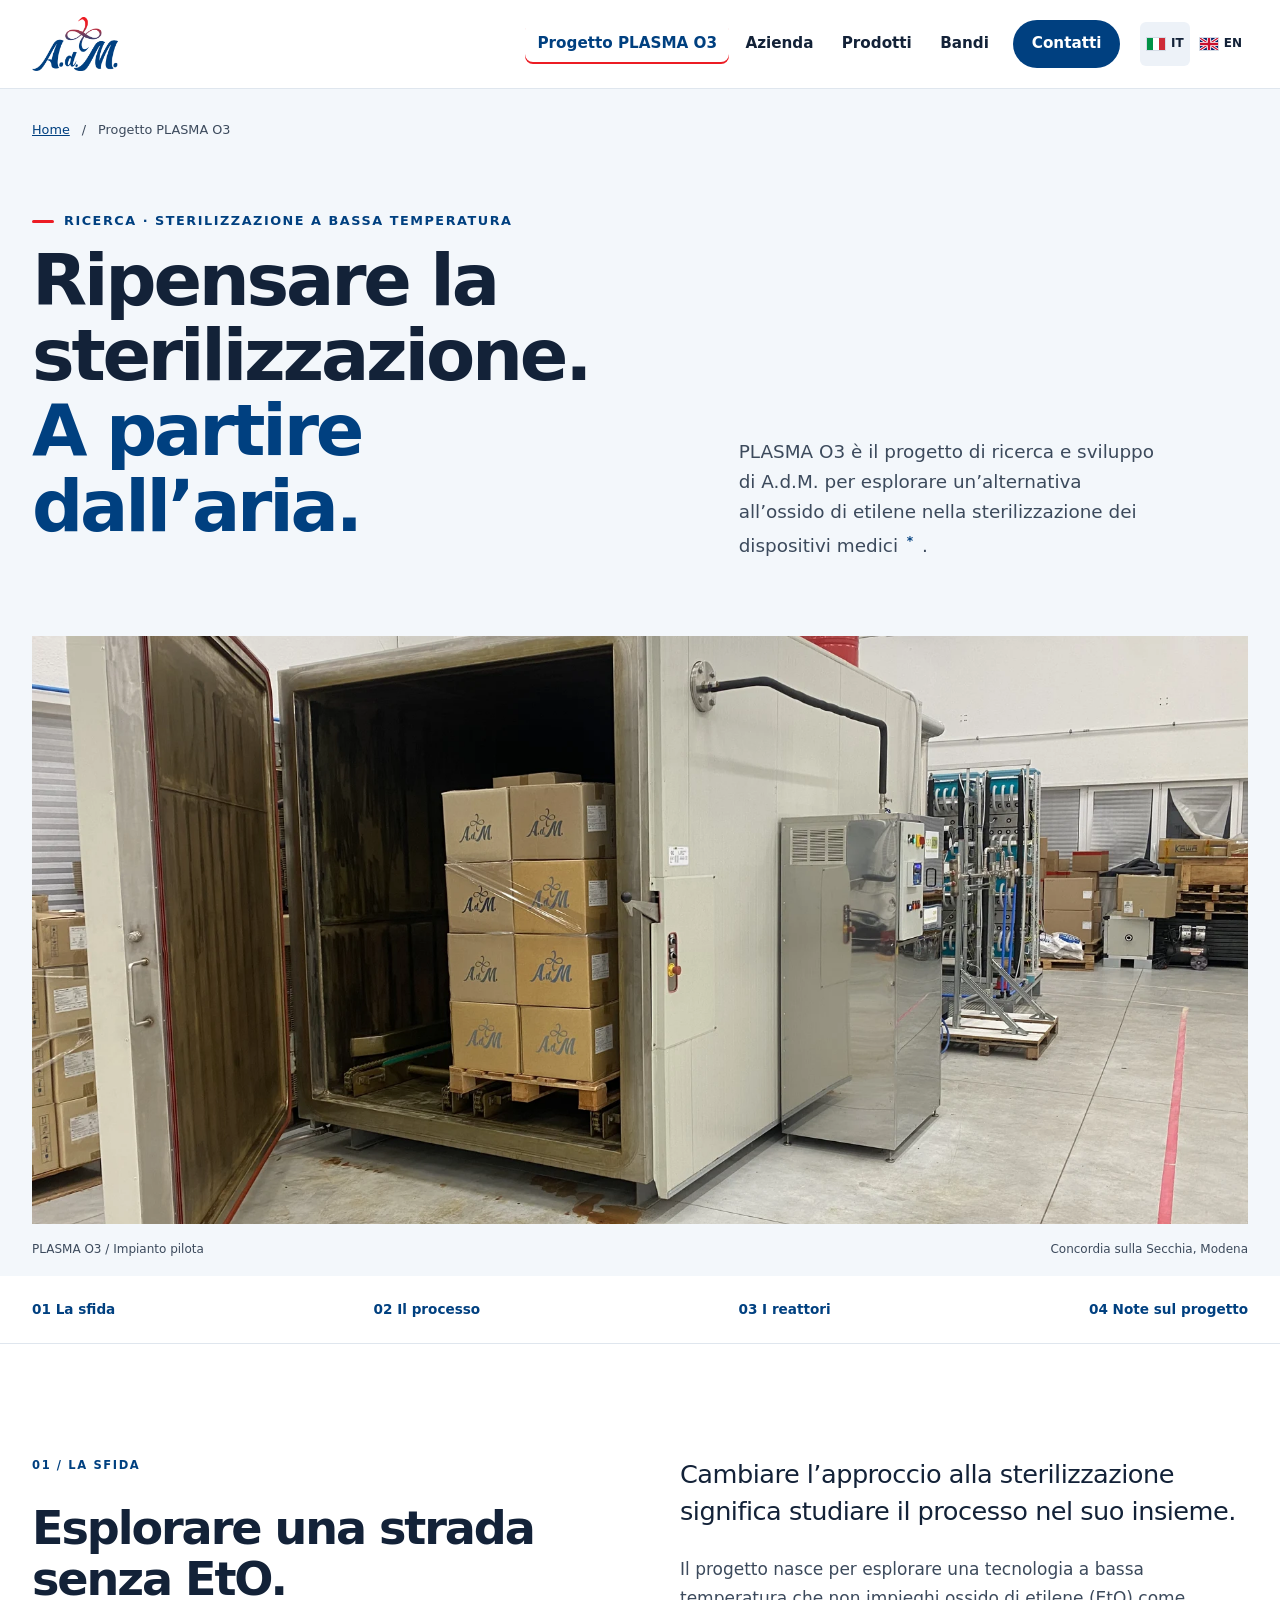
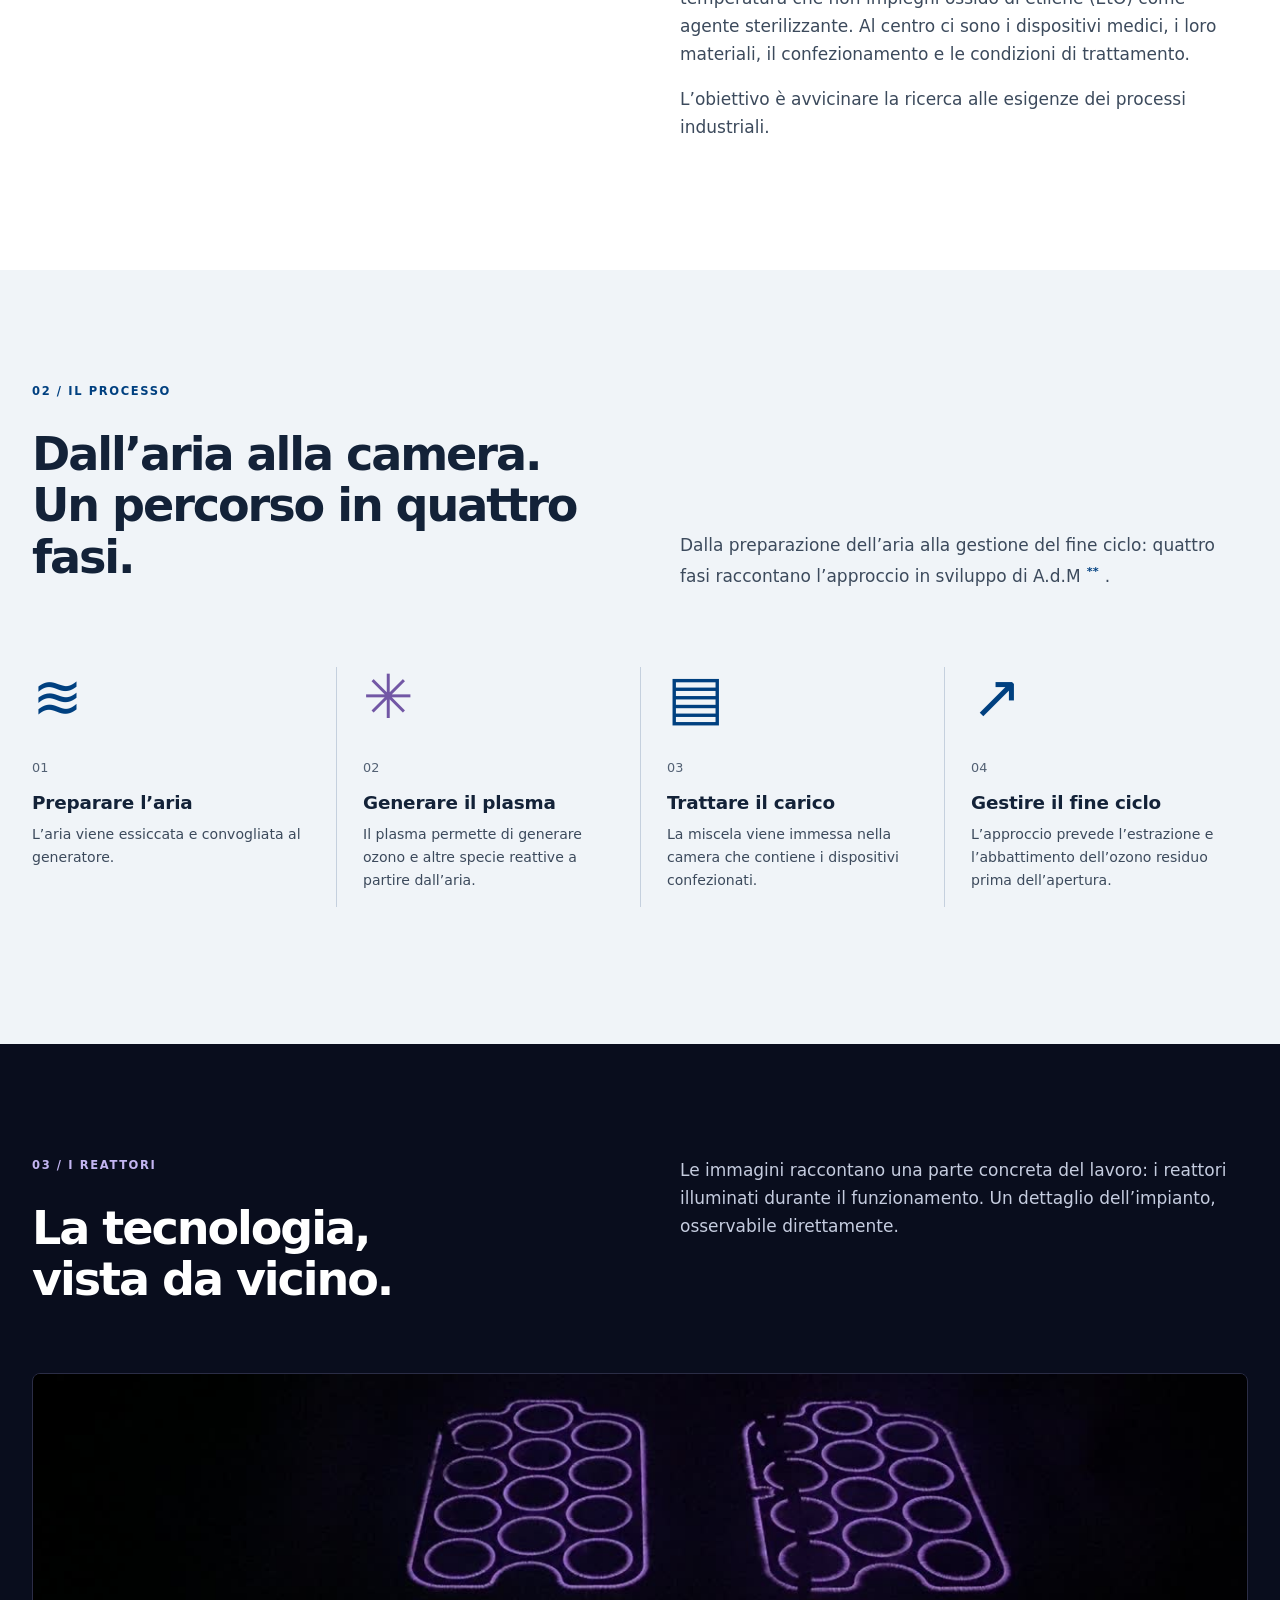
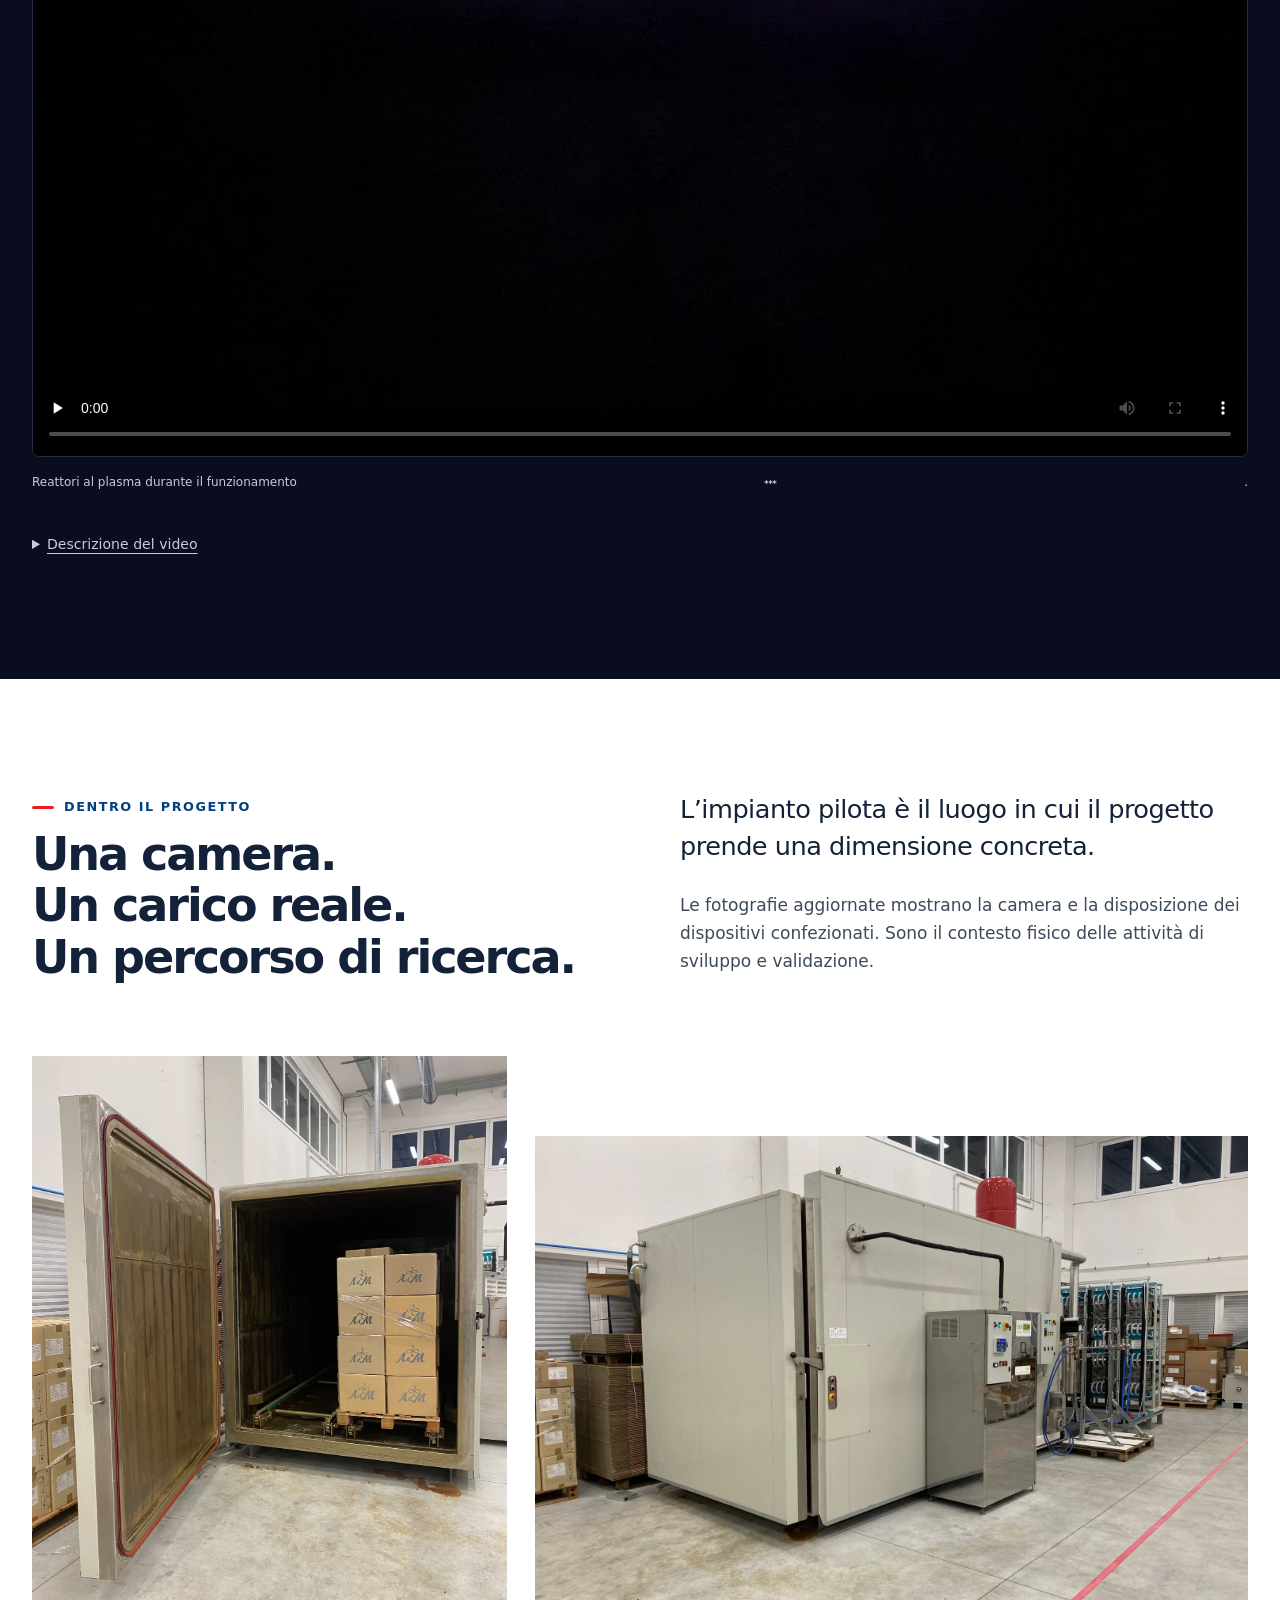
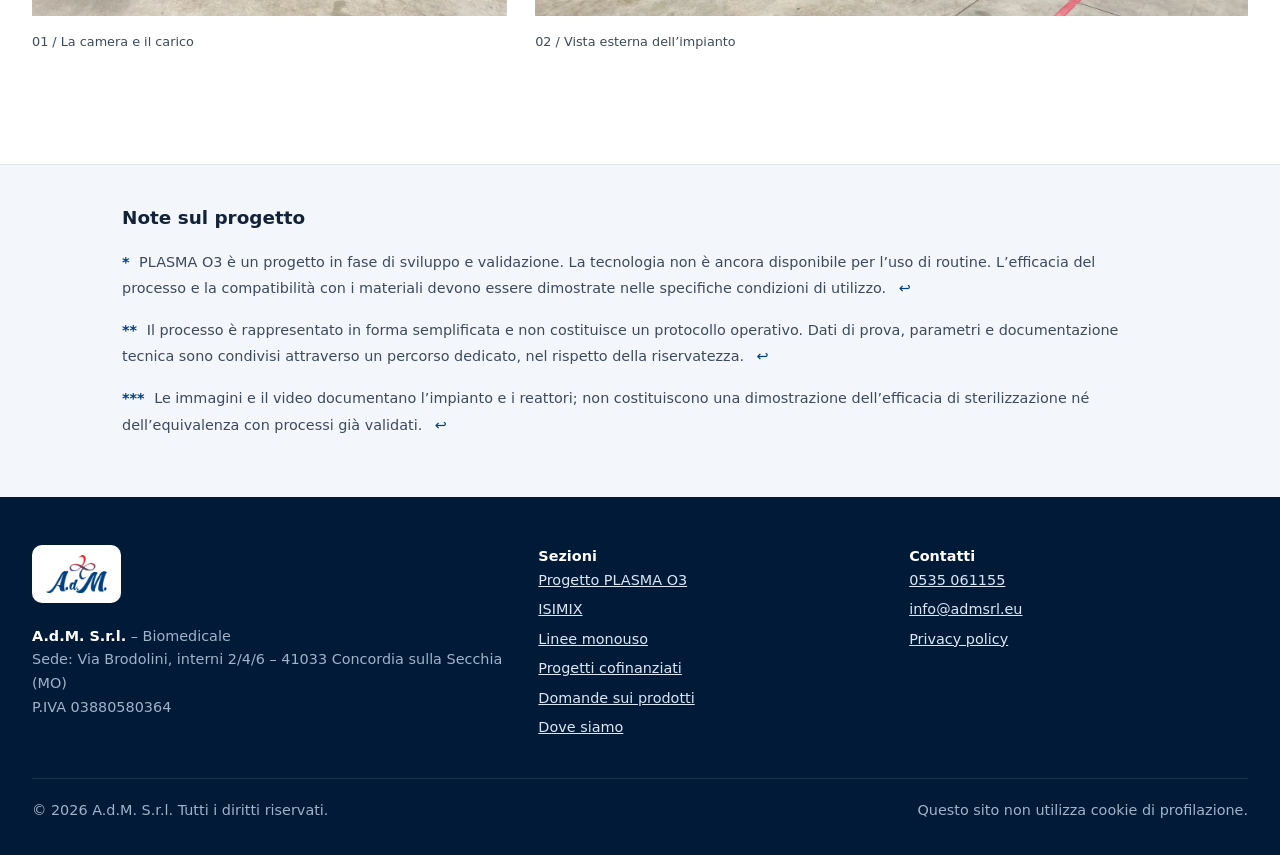
<file: plasma-o3.html>
<!DOCTYPE html>

<html class="no-js" lang="it">
<head>
<meta charset="utf-8"/>
<meta content="width=device-width, initial-scale=1" name="viewport"/>
<title>PLASMA O3 | Sterilizzazione senza EtO – ADM</title>
<meta content="Il progetto PLASMA O3 di ADM: approccio al plasma, impianto pilota e video dei reattori. Ricerca sulla sterilizzazione senza EtO, in fase di validazione." name="description"/>
<meta name="robots" content="noindex, nofollow">
<meta content="#004080" name="theme-color"/>
<link href="assets/img/favicon-48.png" rel="icon" type="image/png"/>
<link href="assets/img/apple-touch-icon.png" rel="apple-touch-icon"/>
<link href="assets/css/style.css?v=20261026" rel="stylesheet"/>
<script defer="" src="assets/js/main.js?v=20261026"></script>
<link href="assets/css/evolution.css?v=20261026-notes" rel="stylesheet"/><link href="https://www.admsrl.eu/plasma-o3.html" rel="canonical"/><link href="https://www.admsrl.eu/plasma-o3.html" hreflang="it" rel="alternate"/><link href="https://www.admsrl.eu/en/plasma-o3.html" hreflang="en" rel="alternate"/><link href="https://www.admsrl.eu/plasma-o3.html" hreflang="x-default" rel="alternate"/><meta content="website" property="og:type"/><meta content="it_IT" property="og:locale"/><meta content="A.d.M. S.r.l." property="og:site_name"/><meta content="PLASMA O3 | Sterilizzazione senza EtO – ADM" property="og:title"/><meta content="Il progetto PLASMA O3 di ADM: approccio al plasma, impianto pilota e video dei reattori. Ricerca sulla sterilizzazione senza EtO, in fase di validazione." property="og:description"/><meta content="https://www.admsrl.eu/plasma-o3.html" property="og:url"/><meta content="https://www.admsrl.eu/assets/media/og-plasma.jpg" property="og:image"/><meta content="1200" property="og:image:width"/><meta content="630" property="og:image:height"/><meta content="summary_large_image" name="twitter:card"/><meta content="PLASMA O3 | Sterilizzazione senza EtO – ADM" name="twitter:title"/><meta content="Il progetto PLASMA O3 di ADM: approccio al plasma, impianto pilota e video dei reattori. Ricerca sulla sterilizzazione senza EtO, in fase di validazione." name="twitter:description"/><meta content="https://www.admsrl.eu/assets/media/og-plasma.jpg" name="twitter:image"/><link as="image" href="assets/media/camera-3.webp" rel="preload" type="image/webp"/><script type="application/ld+json">{"@context": "https://schema.org", "@graph": [{"@type": "Organization", "@id": "https://www.admsrl.eu/#organizzazione", "name": "A.d.M. S.r.l.", "url": "https://www.admsrl.eu/", "logo": "https://www.admsrl.eu/assets/img/logo-adm.png", "email": "info@admsrl.eu", "telephone": "+390535061155", "vatID": "IT03880580364", "address": {"@type": "PostalAddress", "streetAddress": "Via Brodolini, interni 2/4/6", "postalCode": "41033", "addressLocality": "Concordia sulla Secchia", "addressRegion": "MO", "addressCountry": "IT"}}, {"@type": "WebSite", "@id": "https://www.admsrl.eu/#sito", "name": "A.d.M. S.r.l.", "url": "https://www.admsrl.eu/", "inLanguage": ["it", "en"], "publisher": {"@id": "https://www.admsrl.eu/#organizzazione"}}, {"@type": "WebPage", "@id": "https://www.admsrl.eu/plasma-o3.html#pagina", "url": "https://www.admsrl.eu/plasma-o3.html", "name": "PLASMA O3 | Sterilizzazione senza EtO – ADM", "description": "Il progetto PLASMA O3 di ADM: approccio al plasma, impianto pilota e video dei reattori. Ricerca sulla sterilizzazione senza EtO, in fase di validazione.", "inLanguage": "it", "isPartOf": {"@id": "https://www.admsrl.eu/#sito"}, "about": {"@id": "https://www.admsrl.eu/#organizzazione"}}]}</script></head>
<body>
<a class="skip" href="#contenuto">Vai al contenuto</a>
<header class="header">
<div class="wrap">
<a aria-label="A.d.M. S.r.l. – torna all'inizio" class="logo" href="./">
<picture><source srcset="assets/img/logo-adm.webp" type="image/webp"/><img alt="A.d.M. S.r.l." height="375" src="assets/img/logo-adm.png" width="600"/></picture>
</a>
<button aria-controls="nav" aria-expanded="false" aria-label="Apri il menu" class="menu-toggle" type="button"><span></span><span></span><span></span></button>
<nav aria-label="Menu principale" class="nav" id="nav">
<ul><li><a aria-current="page" class="nav-project" href="plasma-o3.html">Progetto PLASMA O3</a></li><li><a href="index.html#azienda">Azienda</a></li><li><a href="index.html#monouso">Prodotti</a></li><li><a href="index.html#progetti">Bandi</a></li><li><a class="btn btn-primario" href="index.html#contatti">Contatti</a></li></ul>
</nav>
<div aria-label="Lingua" class="language-switch"><a aria-current="true" aria-label="Italiano" href="plasma-o3.html" hreflang="it" lang="it"><img alt="" height="14" src="assets/img/flag-it.svg" width="20"/> IT</a><a aria-label="English" href="en/plasma-o3.html" hreflang="en" lang="en"><img alt="" height="14" src="assets/img/flag-en.svg" width="20"/> EN</a></div></div>
</header>
<main id="contenuto" tabindex="-1">
<section class="project-cover"><div class="wrap"><div class="breadcrumb"><a href="index.html">Home</a><span aria-hidden="true"> / </span><span>Progetto PLASMA O3</span></div><div class="project-cover-grid"><div><span class="eyebrow">Ricerca · Sterilizzazione a bassa temperatura</span><h1>Ripensare la<br/>sterilizzazione.<br/><em>A partire dall’aria.</em></h1></div><div class="cover-description"><p>PLASMA O3 è il progetto di ricerca e sviluppo di A.d.M. per esplorare un’alternativa all’ossido di etilene nella sterilizzazione dei dispositivi medici<sup><a aria-label="Leggi la nota 1" class="note-ref" href="#nota-1" id="rimando-1">*</a></sup>.</p></div></div><figure class="wide-camera"><img alt="Vista dell’impianto pilota ADM, con camera aperta e dispositivi confezionati su pallet" fetchpriority="high" height="1350" src="assets/media/camera-3.webp" width="1800"/><figcaption><span>PLASMA O3 / Impianto pilota</span><span>Concordia sulla Secchia, Modena</span></figcaption></figure></div></section>
<nav aria-label="In questa pagina" class="chapter-nav"><div class="wrap"><a href="#sfida">01 La sfida</a><a href="#processo">02 Il processo</a><a href="#reattori">03 I reattori</a><a href="#validazione">04 Note sul progetto</a></div></nav>
<section class="sezione" id="sfida"><div class="wrap editorial-grid"><div><span class="chapter-number">01 / LA SFIDA</span><h2>Esplorare una strada<br/>senza EtO.</h2></div><div><p class="big-copy">Cambiare l’approccio alla sterilizzazione significa studiare il processo nel suo insieme.</p><p>Il progetto nasce per esplorare una tecnologia a bassa temperatura che non impieghi ossido di etilene (EtO) come agente sterilizzante. Al centro ci sono i dispositivi medici, i loro materiali, il confezionamento e le condizioni di trattamento.</p><p>L’obiettivo è avvicinare la ricerca alle esigenze dei processi industriali.</p></div></div></section>
<section class="sezione process-section" id="processo"><div class="wrap"><div class="editorial-grid"><div><span class="chapter-number">02 / IL PROCESSO</span><h2>Dall’aria alla camera.<br/>Un percorso in quattro fasi.</h2></div><p class="process-intro">Dalla preparazione dell’aria alla gestione del fine ciclo: quattro fasi raccontano l’approccio in sviluppo di A.d.M<sup><a aria-label="Leggi la nota 2" class="note-ref" href="#nota-2" id="rimando-2">**</a></sup>.</p></div><ol class="process-flow"><li><span aria-hidden="true" class="step-icon">≋</span><span class="step-number">01</span><h3>Preparare l’aria</h3><p>L’aria viene essiccata e convogliata al generatore.</p></li><li><span aria-hidden="true" class="step-icon plasma-icon">✳</span><span class="step-number">02</span><h3>Generare il plasma</h3><p>Il plasma permette di generare ozono e altre specie reattive a partire dall’aria.</p></li><li><span aria-hidden="true" class="step-icon">▤</span><span class="step-number">03</span><h3>Trattare il carico</h3><p>La miscela viene immessa nella camera che contiene i dispositivi confezionati.</p></li><li><span aria-hidden="true" class="step-icon">↗</span><span class="step-number">04</span><h3>Gestire il fine ciclo</h3><p>L’approccio prevede l’estrazione e l’abbattimento dell’ozono residuo prima dell’apertura.</p></li></ol></div></section>
<section class="reactor-section sezione" id="reattori"><div class="wrap"><div class="editorial-grid"><div><span class="chapter-number">03 / I REATTORI</span><h2>La tecnologia,<br/>vista da vicino.</h2></div><p>Le immagini raccontano una parte concreta del lavoro: i reattori illuminati durante il funzionamento. Un dettaglio dell’impianto, osservabile direttamente.</p></div><figure class="reactor-film"><video aria-describedby="video-description video-alternative" aria-label="Video dei reattori al plasma in funzione" controls="" height="720" playsinline="" poster="assets/media/reattori.jpg" preload="none" width="1280"><source src="assets/media/reattori.mp4" type="video/mp4"/><a href="assets/media/reattori.mp4">Scarica il video dei reattori</a></video><figcaption id="video-description">Reattori al plasma durante il funzionamento<sup><a aria-label="Leggi la nota 3" class="note-ref" href="#nota-3" id="rimando-3">***</a></sup>.</figcaption></figure><details class="video-description"><summary>Descrizione del video</summary><p id="video-alternative">La ripresa mostra gli elementi circolari dei reattori illuminati di viola in un ambiente buio. Il video non contiene audio.</p></details></div></section>
<section class="sezione" id="impianto"><div class="wrap"><div class="editorial-grid"><div><span class="eyebrow">Dentro il progetto</span><h2>Una camera.<br/>Un carico reale.<br/>Un percorso di ricerca.</h2></div><div><p class="big-copy">L’impianto pilota è il luogo in cui il progetto prende una dimensione concreta.</p><p>Le fotografie aggiornate mostrano la camera e la disposizione dei dispositivi confezionati. Sono il contesto fisico delle attività di sviluppo e validazione.</p></div></div><div class="camera-gallery"><figure><img alt="Dettaglio della camera aperta con confezioni su pallet" height="1800" loading="lazy" src="assets/media/camera-1.webp" width="1350"/><figcaption>01 / La camera e il carico</figcaption></figure><figure><img alt="Camera pilota chiusa con rack dei generatori sul lato" height="1350" loading="lazy" src="assets/media/camera-5.webp" width="1800"/><figcaption>02 / Vista esterna dell’impianto</figcaption></figure></div></div></section>
<section aria-labelledby="notes-title" class="project-notes" id="validazione"><div class="wrap"><h2 id="notes-title">Note sul progetto</h2><p id="nota-1" tabindex="-1"><span aria-hidden="true" class="note-symbol">*</span> PLASMA O3 è un progetto in fase di sviluppo e validazione. La tecnologia non è ancora disponibile per l’uso di routine. L’efficacia del processo e la compatibilità con i materiali devono essere dimostrate nelle specifiche condizioni di utilizzo. <a aria-label="Torna al rimando 1" class="note-back" href="#rimando-1">↩</a></p><p id="nota-2" tabindex="-1"><span aria-hidden="true" class="note-symbol">**</span> Il processo è rappresentato in forma semplificata e non costituisce un protocollo operativo. Dati di prova, parametri e documentazione tecnica sono condivisi attraverso un percorso dedicato, nel rispetto della riservatezza. <a aria-label="Torna al rimando 2" class="note-back" href="#rimando-2">↩</a></p><p id="nota-3" tabindex="-1"><span aria-hidden="true" class="note-symbol">***</span> Le immagini e il video documentano l’impianto e i reattori; non costituiscono una dimostrazione dell’efficacia di sterilizzazione né dell’equivalenza con processi già validati. <a aria-label="Torna al rimando 3" class="note-back" href="#rimando-3">↩</a></p></div></section>
</main>
<footer class="footer">
<div class="wrap">
<div class="footer-griglia">
<div>
<span class="logo-footer"><img alt="A.d.M. S.r.l." height="375" src="assets/img/logo-adm.png" width="600"/></span>
<p><strong>A.d.M. S.r.l.</strong> – Biomedicale<br/>
        Sede: Via Brodolini, interni 2/4/6 – 41033 Concordia sulla Secchia (MO)<br/>
<!-- P.IVA verificata su documento Regione Emilia-Romagna, 10/10/2026. -->
        P.IVA 03880580364</p>
</div>
<div>
<strong>Sezioni</strong>
<ul><li><a href="plasma-o3.html">Progetto PLASMA O3</a></li>
<li><a href="index.html#isimix">ISIMIX</a></li>
<li><a href="index.html#monouso">Linee monouso</a></li>
<li><a href="index.html#progetti">Progetti cofinanziati</a></li>
<li><a href="index.html#domande">Domande sui prodotti</a></li>
<li><a href="index.html#contatti">Dove siamo</a></li>
</ul>
</div>
<div>
<strong>Contatti</strong>
<ul>
<li><a href="tel:+390535061155">0535 061155</a></li>
<li><a href="mailto:info@admsrl.eu">info@admsrl.eu</a></li>
<li><a href="privacy.html">Privacy policy</a></li>
</ul>
</div>
</div>
<div class="footer-fondo">
<span>© <span id="anno">2026</span> A.d.M. S.r.l. Tutti i diritti riservati.</span>
<span>Questo sito non utilizza cookie di profilazione.</span>
</div>
</div>
</footer>
</body>
</html>
</file>
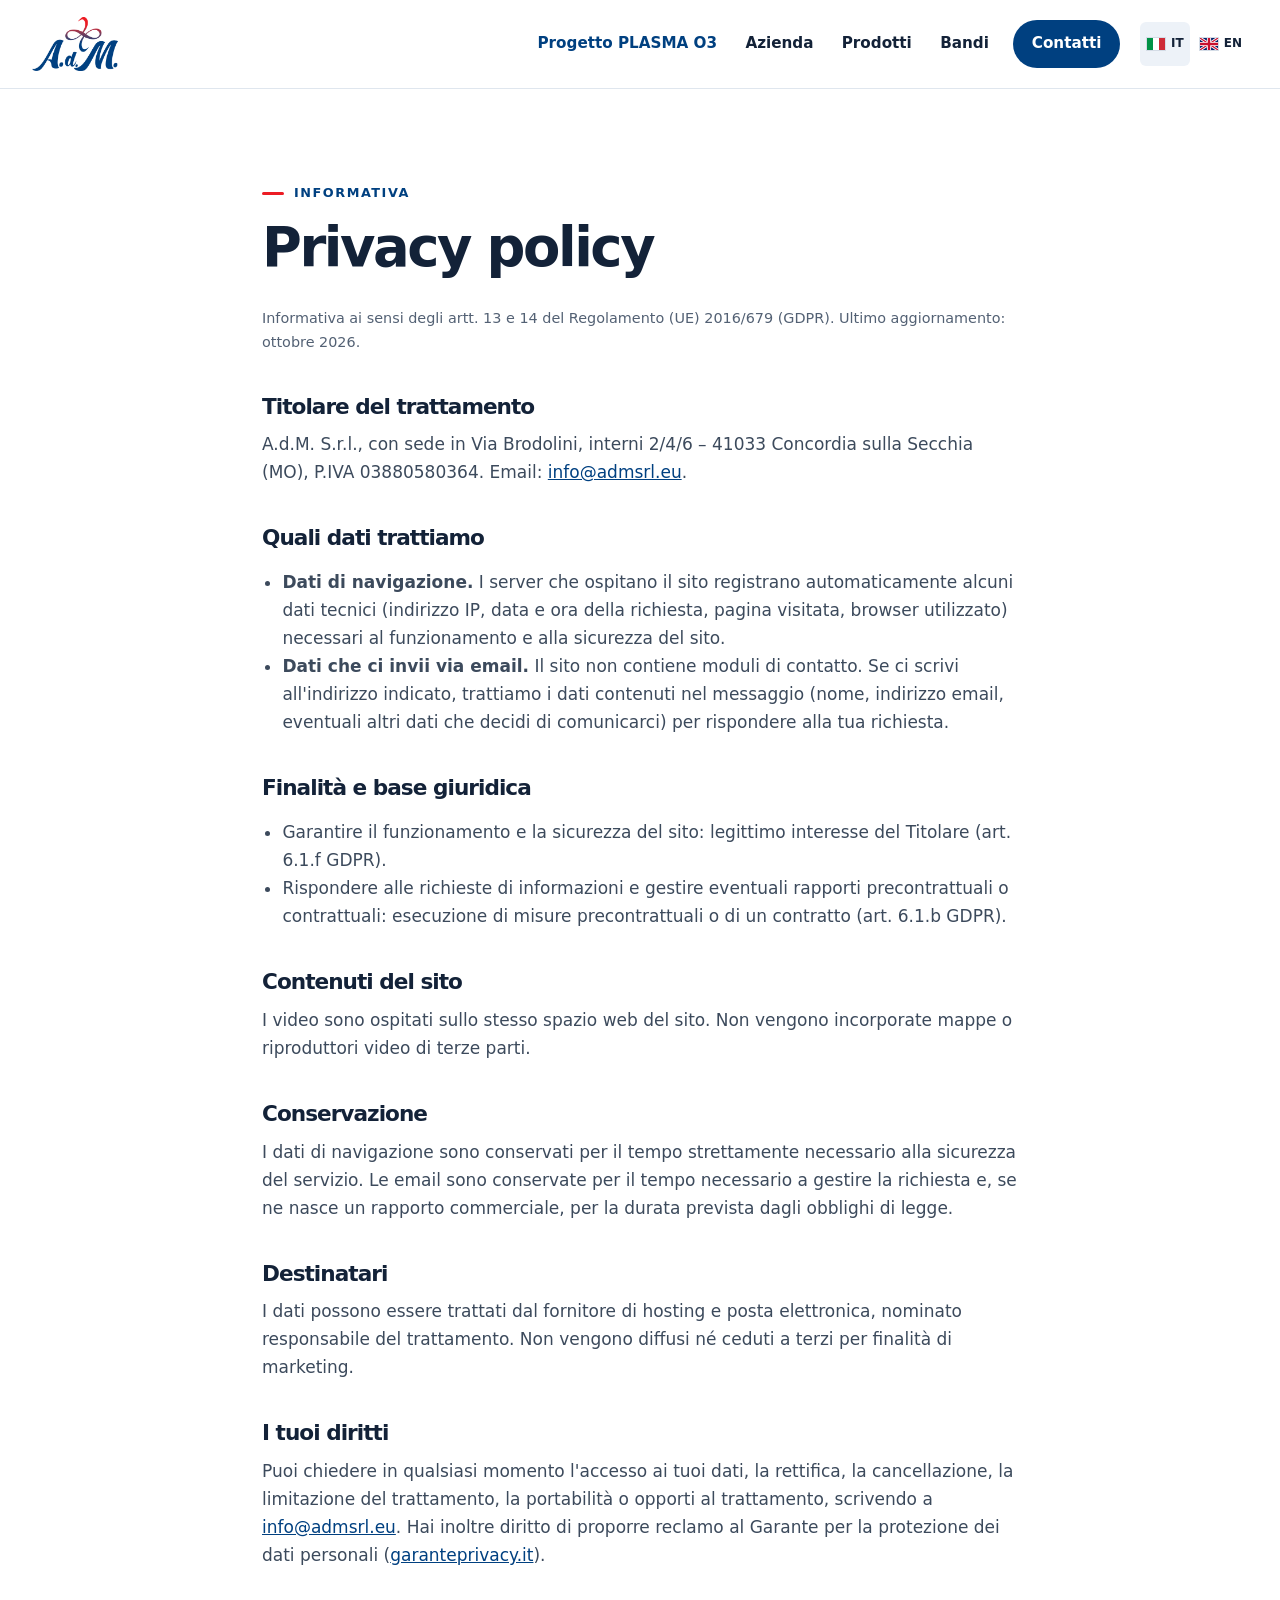
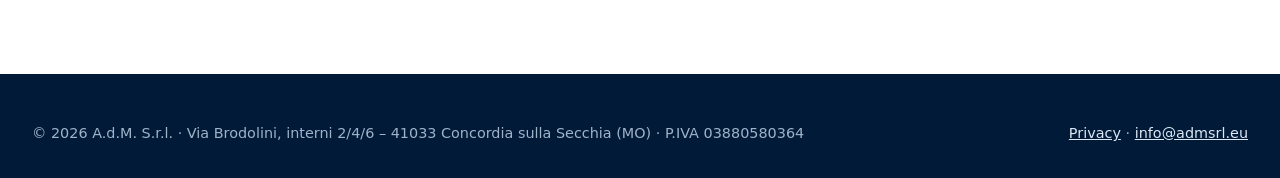
<file: privacy.html>
<!DOCTYPE html>

<html class="no-js" lang="it">
<head>
<meta charset="utf-8"/>
<meta content="width=device-width, initial-scale=1" name="viewport"/>
<title>Privacy policy – A.d.M. S.r.l.</title>
<meta content="Informativa sul trattamento dei dati personali di A.d.M. S.r.l." name="description"/>
<meta name="robots" content="noindex, nofollow">
<meta content="#004080" name="theme-color"/>
<link href="assets/img/favicon-48.png" rel="icon" type="image/png"/>
<link href="assets/img/apple-touch-icon.png" rel="apple-touch-icon"/>
<link href="assets/css/style.css?v=20261026" rel="stylesheet"/>
<script defer="" src="assets/js/main.js?v=20261026"></script>
<link href="assets/css/evolution.css?v=20261026" rel="stylesheet"/><link href="https://www.admsrl.eu/privacy.html" rel="canonical"/><link href="https://www.admsrl.eu/privacy.html" hreflang="it" rel="alternate"/><link href="https://www.admsrl.eu/en/privacy.html" hreflang="en" rel="alternate"/><link href="https://www.admsrl.eu/privacy.html" hreflang="x-default" rel="alternate"/></head>
<body>
<a class="skip" href="#contenuto">Vai al contenuto</a>
<header class="header">
<div class="wrap">
<a aria-label="A.d.M. S.r.l. – torna all'inizio" class="logo" href="./">
<picture><source srcset="assets/img/logo-adm.webp" type="image/webp"/><img alt="A.d.M. S.r.l." height="375" src="assets/img/logo-adm.png" width="600"/></picture>
</a>
<button aria-controls="nav" aria-expanded="false" aria-label="Apri il menu" class="menu-toggle" type="button"><span></span><span></span><span></span></button>
<nav aria-label="Menu principale" class="nav" id="nav">
<ul><li><a class="nav-project" href="plasma-o3.html">Progetto PLASMA O3</a></li><li><a href="index.html#azienda">Azienda</a></li><li><a href="index.html#monouso">Prodotti</a></li><li><a href="index.html#progetti">Bandi</a></li><li><a class="btn btn-primario" href="index.html#contatti">Contatti</a></li></ul>
</nav>
<div aria-label="Lingua" class="language-switch"><a aria-current="true" aria-label="Italiano" href="privacy.html" hreflang="it" lang="it"><img alt="" height="14" src="assets/img/flag-it.svg" width="20"/> IT</a><a aria-label="English" href="en/privacy.html" hreflang="en" lang="en"><img alt="" height="14" src="assets/img/flag-en.svg" width="20"/> EN</a></div></div>
</header>
<main id="contenuto" tabindex="-1">
<section class="pagina"><div class="wrap">
<span class="eyebrow">Informativa</span>
<h1>Privacy policy</h1>
<p class="aggiornamento">Informativa ai sensi degli artt. 13 e 14 del Regolamento (UE) 2016/679 (GDPR). Ultimo aggiornamento: ottobre 2026.</p>
<h2>Titolare del trattamento</h2>
<p>A.d.M. S.r.l., con sede in Via Brodolini, interni 2/4/6 – 41033 Concordia sulla Secchia (MO), P.IVA 03880580364. Email: <a href="mailto:info@admsrl.eu">info@admsrl.eu</a>.</p>
<h2>Quali dati trattiamo</h2>
<ul>
<li><strong>Dati di navigazione.</strong> I server che ospitano il sito registrano automaticamente alcuni dati tecnici (indirizzo IP, data e ora della richiesta, pagina visitata, browser utilizzato) necessari al funzionamento e alla sicurezza del sito.</li>
<li><strong>Dati che ci invii via email.</strong> Il sito non contiene moduli di contatto. Se ci scrivi all'indirizzo indicato, trattiamo i dati contenuti nel messaggio (nome, indirizzo email, eventuali altri dati che decidi di comunicarci) per rispondere alla tua richiesta.</li>
</ul>
<h2>Finalità e base giuridica</h2>
<ul>
<li>Garantire il funzionamento e la sicurezza del sito: legittimo interesse del Titolare (art. 6.1.f GDPR).</li>
<li>Rispondere alle richieste di informazioni e gestire eventuali rapporti precontrattuali o contrattuali: esecuzione di misure precontrattuali o di un contratto (art. 6.1.b GDPR).</li>
</ul>
<h2>Contenuti del sito</h2>
<p>I video sono ospitati sullo stesso spazio web del sito. Non vengono incorporate mappe o riproduttori video di terze parti.</p>
<h2>Conservazione</h2>
<p>I dati di navigazione sono conservati per il tempo strettamente necessario alla sicurezza del servizio. Le email sono conservate per il tempo necessario a gestire la richiesta e, se ne nasce un rapporto commerciale, per la durata prevista dagli obblighi di legge.</p>
<h2>Destinatari</h2>
<p>I dati possono essere trattati dal fornitore di hosting e posta elettronica, nominato responsabile del trattamento. Non vengono diffusi né ceduti a terzi per finalità di marketing.</p>
<h2>I tuoi diritti</h2>
<p>Puoi chiedere in qualsiasi momento l'accesso ai tuoi dati, la rettifica, la cancellazione, la limitazione del trattamento, la portabilità o opporti al trattamento, scrivendo a <a href="mailto:info@admsrl.eu">info@admsrl.eu</a>. Hai inoltre diritto di proporre reclamo al Garante per la protezione dei dati personali (<a href="https://www.garanteprivacy.it" rel="noopener" target="_blank">garanteprivacy.it</a>).</p>
</div></section>
</main>
<footer class="footer">
<div class="wrap">
<div class="footer-fondo" style="border:0;margin:0;padding:0">
<span>© <span id="anno"><a href="tel:+390535061155">0535 061155</a> · 2026</span> A.d.M. S.r.l. · Via Brodolini, interni 2/4/6 – 41033 Concordia sulla Secchia (MO) · P.IVA 03880580364</span>
<span><a href="privacy.html">Privacy</a> · <a href="mailto:info@admsrl.eu">info@admsrl.eu</a></span>
</div>
</div>
</footer>
</body>
</html>
</file>
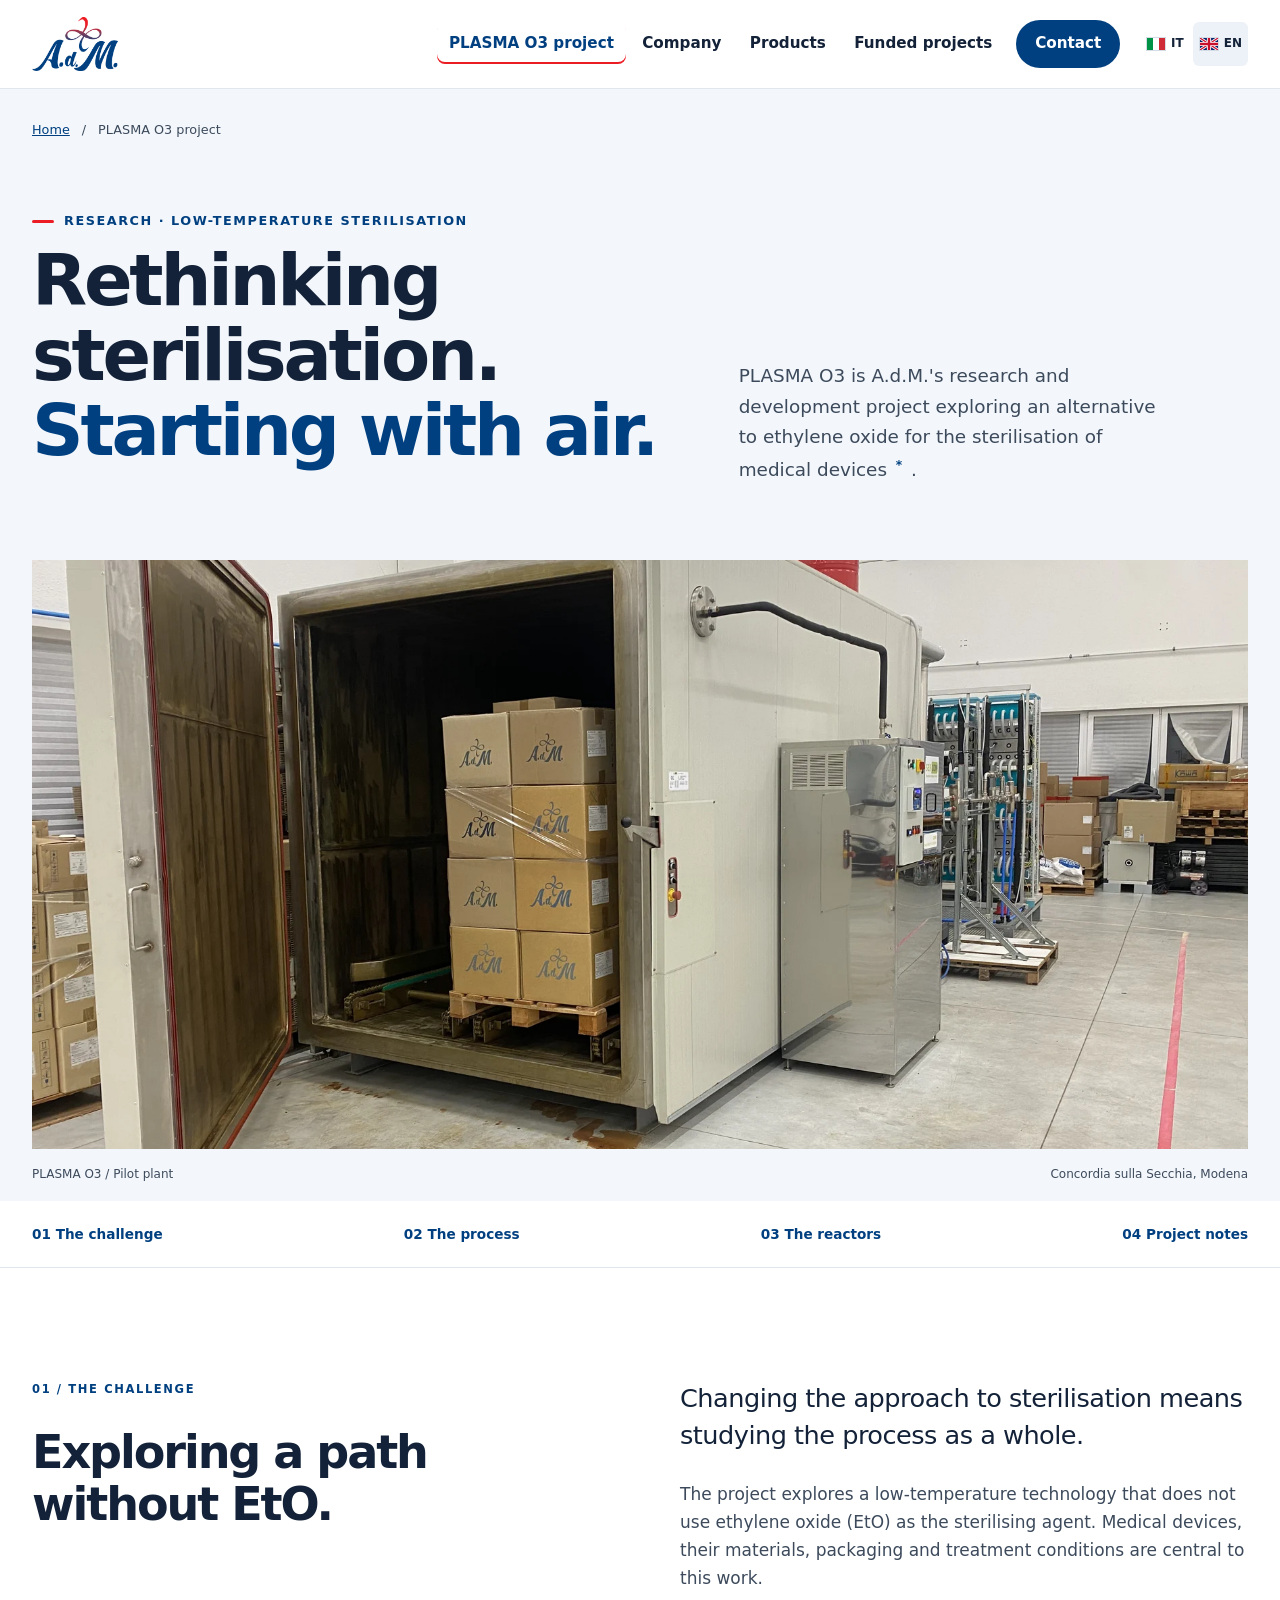
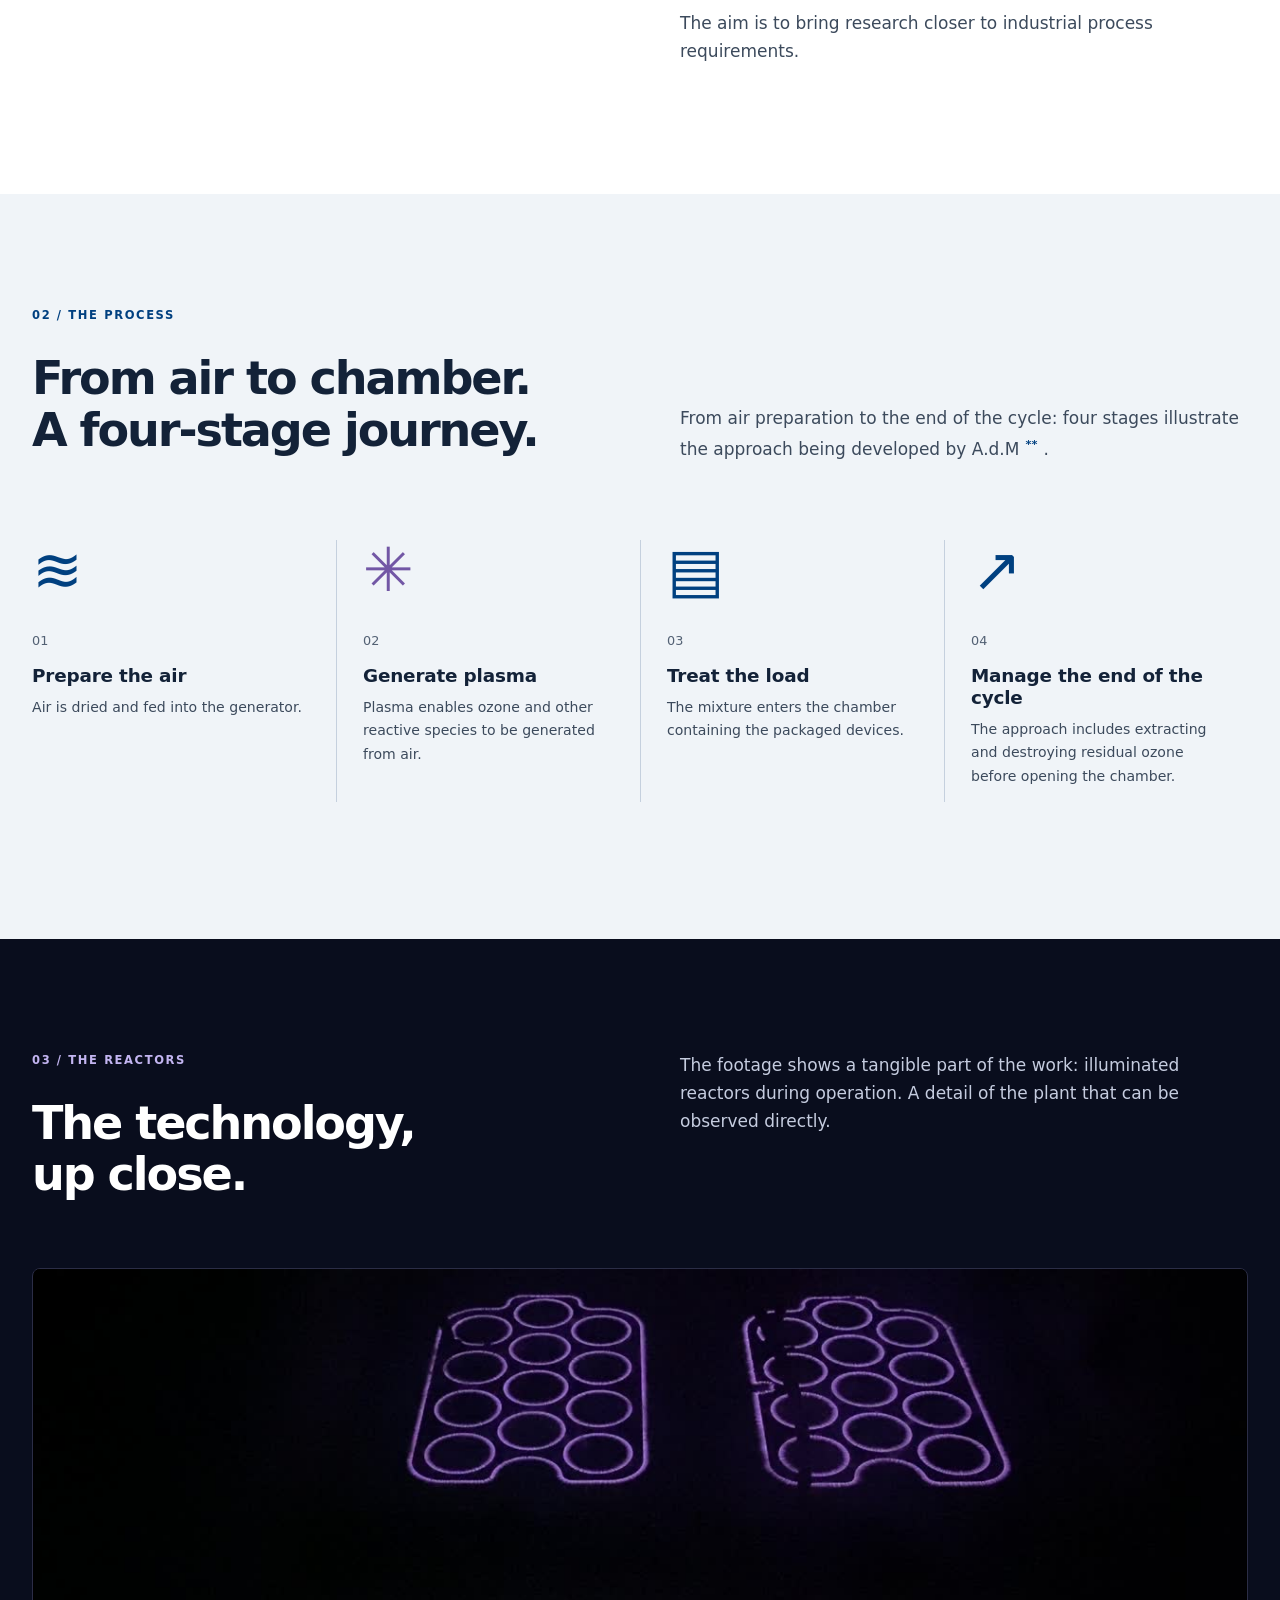
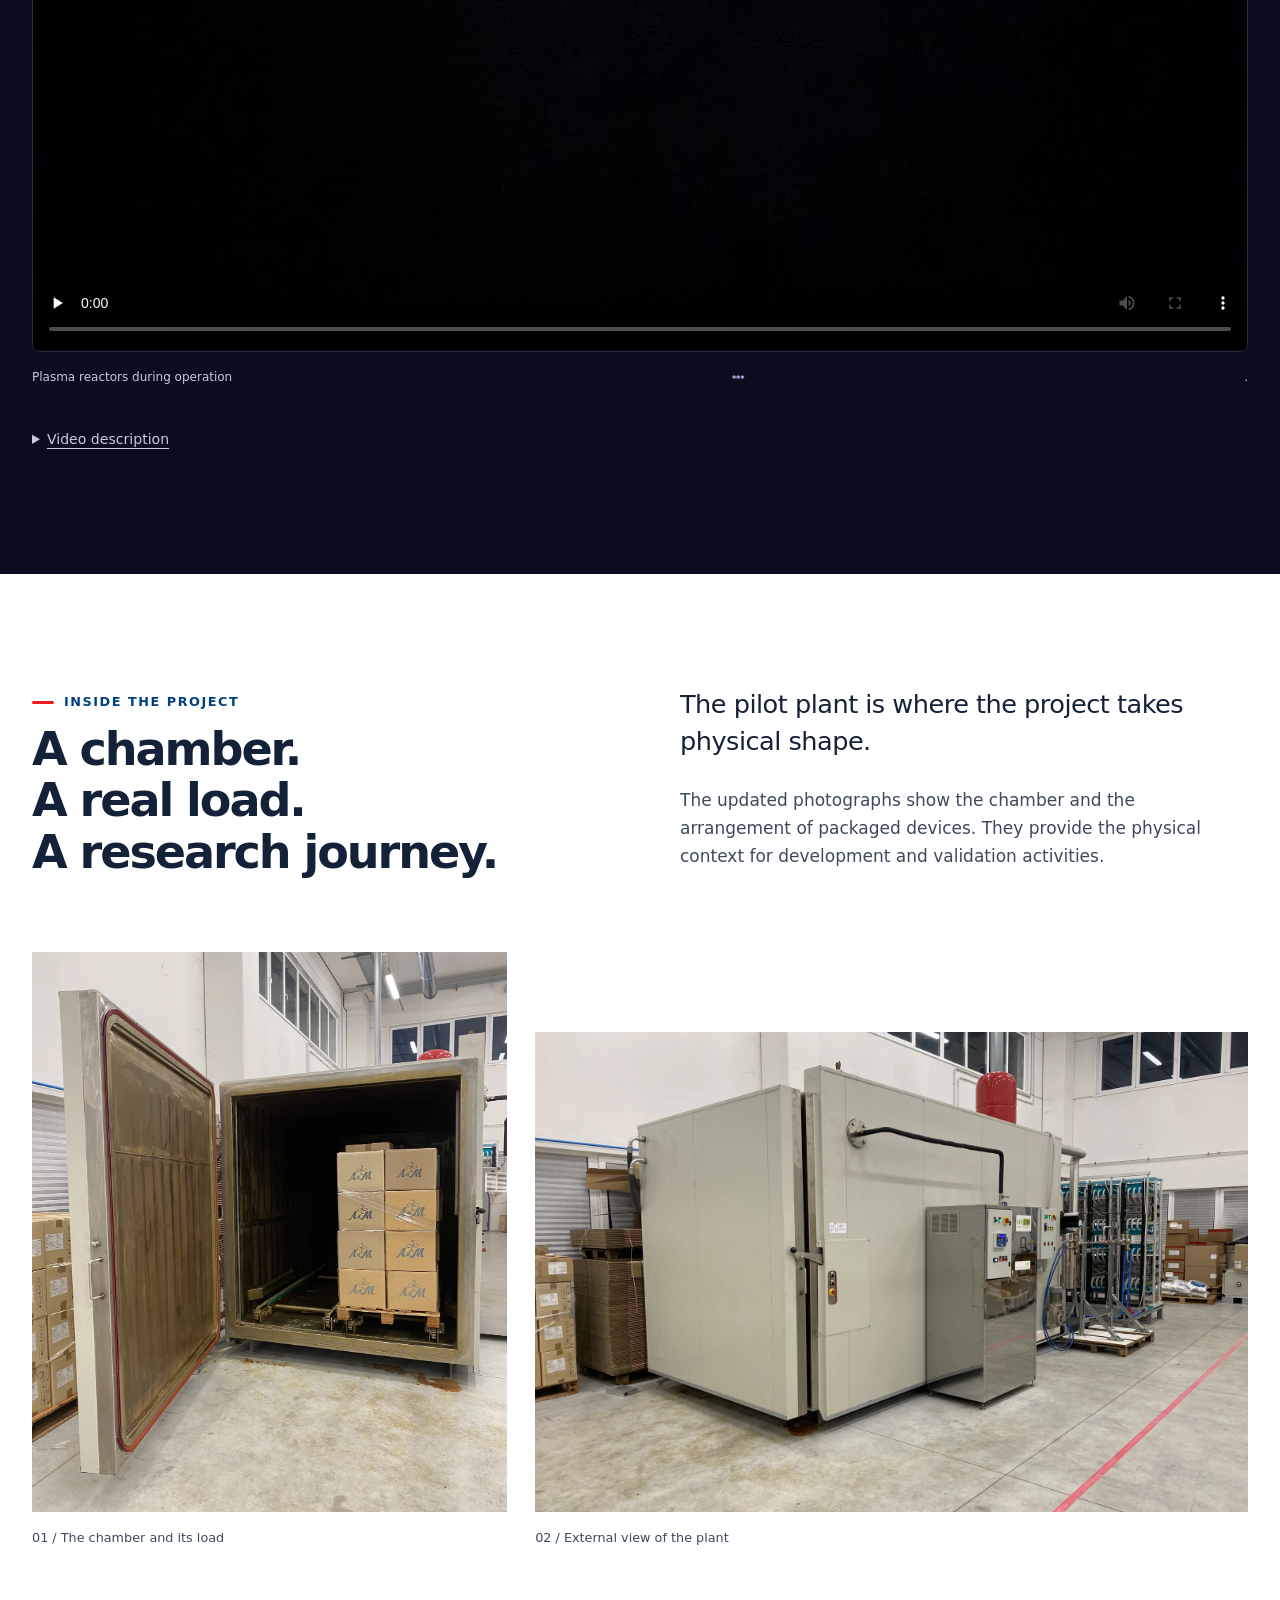
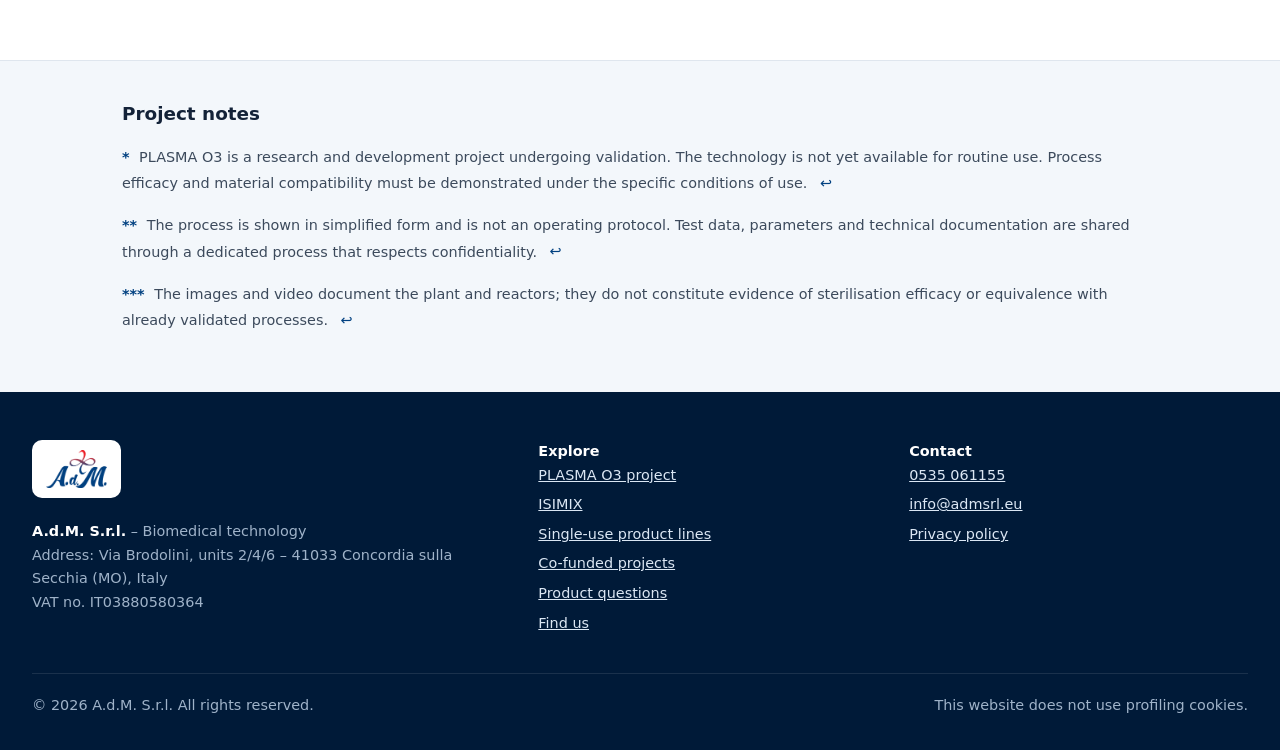
<file: en/plasma-o3.html>
<!DOCTYPE html>

<html class="no-js" lang="en">
<head>
<meta charset="utf-8"/>
<meta content="width=device-width, initial-scale=1" name="viewport"/>
<title>PLASMA O3 | Sterilisation without EtO – ADM</title>
<meta content="Explore ADM’s PLASMA O3 project: the plasma approach, pilot plant and reactor footage. Research into sterilisation without EtO, undergoing validation." name="description"/>
<meta name="robots" content="noindex, nofollow">
<meta content="#004080" name="theme-color"/>
<link href="../assets/img/favicon-48.png" rel="icon" type="image/png"/>
<link href="../assets/img/apple-touch-icon.png" rel="apple-touch-icon"/>
<link href="../assets/css/style.css?v=20261026" rel="stylesheet"/>
<script defer="" src="../assets/js/main.js?v=20261026"></script>
<link href="../assets/css/evolution.css?v=20261026-notes" rel="stylesheet"/><link href="https://www.admsrl.eu/en/plasma-o3.html" rel="canonical"/><link href="https://www.admsrl.eu/plasma-o3.html" hreflang="it" rel="alternate"/><link href="https://www.admsrl.eu/en/plasma-o3.html" hreflang="en" rel="alternate"/><link href="https://www.admsrl.eu/plasma-o3.html" hreflang="x-default" rel="alternate"/><meta content="website" property="og:type"/><meta content="en_GB" property="og:locale"/><meta content="A.d.M. S.r.l." property="og:site_name"/><meta content="PLASMA O3 | Sterilisation without EtO – ADM" property="og:title"/><meta content="Explore ADM’s PLASMA O3 project: the plasma approach, pilot plant and reactor footage. Research into sterilisation without EtO, undergoing validation." property="og:description"/><meta content="https://www.admsrl.eu/en/plasma-o3.html" property="og:url"/><meta content="https://www.admsrl.eu/assets/media/og-plasma.jpg" property="og:image"/><meta content="1200" property="og:image:width"/><meta content="630" property="og:image:height"/><meta content="summary_large_image" name="twitter:card"/><meta content="PLASMA O3 | Sterilisation without EtO – ADM" name="twitter:title"/><meta content="Explore ADM’s PLASMA O3 project: the plasma approach, pilot plant and reactor footage. Research into sterilisation without EtO, undergoing validation." name="twitter:description"/><meta content="https://www.admsrl.eu/assets/media/og-plasma.jpg" name="twitter:image"/><link as="image" href="../assets/media/camera-3.webp" rel="preload" type="image/webp"/><script type="application/ld+json">{"@context": "https://schema.org", "@graph": [{"@type": "Organization", "@id": "https://www.admsrl.eu/#organizzazione", "name": "A.d.M. S.r.l.", "url": "https://www.admsrl.eu/", "logo": "https://www.admsrl.eu/assets/img/logo-adm.png", "email": "info@admsrl.eu", "telephone": "+390535061155", "vatID": "IT03880580364", "address": {"@type": "PostalAddress", "streetAddress": "Via Brodolini, interni 2/4/6", "postalCode": "41033", "addressLocality": "Concordia sulla Secchia", "addressRegion": "MO", "addressCountry": "IT"}}, {"@type": "WebSite", "@id": "https://www.admsrl.eu/#sito", "name": "A.d.M. S.r.l.", "url": "https://www.admsrl.eu/", "inLanguage": ["it", "en"], "publisher": {"@id": "https://www.admsrl.eu/#organizzazione"}}, {"@type": "WebPage", "@id": "https://www.admsrl.eu/en/plasma-o3.html#pagina", "url": "https://www.admsrl.eu/en/plasma-o3.html", "name": "PLASMA O3 | Sterilisation without EtO – ADM", "description": "Explore ADM’s PLASMA O3 project: the plasma approach, pilot plant and reactor footage. Research into sterilisation without EtO, undergoing validation.", "inLanguage": "en", "isPartOf": {"@id": "https://www.admsrl.eu/#sito"}, "about": {"@id": "https://www.admsrl.eu/#organizzazione"}}]}</script></head>
<body>
<a class="skip" href="#contenuto">Skip to content</a>
<header class="header">
<div class="wrap">
<a aria-label="A.d.M. S.r.l. – back to top" class="logo" href="./">
<picture><source srcset="../assets/img/logo-adm.webp" type="image/webp"/><img alt="A.d.M. S.r.l." height="375" src="../assets/img/logo-adm.png" width="600"/></picture>
</a>
<button aria-controls="nav" aria-expanded="false" aria-label="Open menu" class="menu-toggle" type="button"><span></span><span></span><span></span></button>
<nav aria-label="Main navigation" class="nav" id="nav">
<ul><li><a aria-current="page" class="nav-project" href="plasma-o3.html">PLASMA O3 project</a></li><li><a href="index.html#azienda">Company</a></li><li><a href="index.html#monouso">Products</a></li><li><a href="index.html#progetti">Funded projects</a></li><li><a class="btn btn-primario" href="index.html#contatti">Contact</a></li></ul>
</nav>
<div aria-label="Language" class="language-switch"><a aria-label="Italiano" href="../plasma-o3.html" hreflang="it" lang="it"><img alt="" height="14" src="../assets/img/flag-it.svg" width="20"/> IT</a><a aria-current="true" aria-label="English" href="plasma-o3.html" hreflang="en" lang="en"><img alt="" height="14" src="../assets/img/flag-en.svg" width="20"/> EN</a></div></div>
</header>
<main id="contenuto" tabindex="-1">
<section class="project-cover"><div class="wrap"><div class="breadcrumb"><a href="index.html">Home</a><span aria-hidden="true"> / </span><span>PLASMA O3 project</span></div><div class="project-cover-grid"><div><span class="eyebrow">Research · Low-temperature sterilisation</span><h1>Rethinking<br/>sterilisation.<br/><em>Starting with air.</em></h1></div><div class="cover-description"><p>PLASMA O3 is A.d.M.'s research and development project exploring an alternative to ethylene oxide for the sterilisation of medical devices<sup><a aria-label="Read note 1" class="note-ref" href="#nota-1" id="rimando-1">*</a></sup>.</p></div></div><figure class="wide-camera"><img alt="ADM pilot plant with the chamber open and packaged devices on pallets" fetchpriority="high" height="1350" src="../assets/media/camera-3.webp" width="1800"/><figcaption><span>PLASMA O3 / Pilot plant</span><span>Concordia sulla Secchia, Modena</span></figcaption></figure></div></section>
<nav aria-label="On this page" class="chapter-nav"><div class="wrap"><a href="#sfida">01 The challenge</a><a href="#processo">02 The process</a><a href="#reattori">03 The reactors</a><a href="#validazione">04 Project notes</a></div></nav>
<section class="sezione" id="sfida"><div class="wrap editorial-grid"><div><span class="chapter-number">01 / THE CHALLENGE</span><h2>Exploring a path<br/>without EtO.</h2></div><div><p class="big-copy">Changing the approach to sterilisation means studying the process as a whole.</p><p>The project explores a low-temperature technology that does not use ethylene oxide (EtO) as the sterilising agent. Medical devices, their materials, packaging and treatment conditions are central to this work.</p><p>The aim is to bring research closer to industrial process requirements.</p></div></div></section>
<section class="sezione process-section" id="processo"><div class="wrap"><div class="editorial-grid"><div><span class="chapter-number">02 / THE PROCESS</span><h2>From air to chamber.<br/>A four-stage journey.</h2></div><p class="process-intro">From air preparation to the end of the cycle: four stages illustrate the approach being developed by A.d.M<sup><a aria-label="Read note 2" class="note-ref" href="#nota-2" id="rimando-2">**</a></sup>.</p></div><ol class="process-flow"><li><span aria-hidden="true" class="step-icon">≋</span><span class="step-number">01</span><h3>Prepare the air</h3><p>Air is dried and fed into the generator.</p></li><li><span aria-hidden="true" class="step-icon plasma-icon">✳</span><span class="step-number">02</span><h3>Generate plasma</h3><p>Plasma enables ozone and other reactive species to be generated from air.</p></li><li><span aria-hidden="true" class="step-icon">▤</span><span class="step-number">03</span><h3>Treat the load</h3><p>The mixture enters the chamber containing the packaged devices.</p></li><li><span aria-hidden="true" class="step-icon">↗</span><span class="step-number">04</span><h3>Manage the end of the cycle</h3><p>The approach includes extracting and destroying residual ozone before opening the chamber.</p></li></ol></div></section>
<section class="reactor-section sezione" id="reattori"><div class="wrap"><div class="editorial-grid"><div><span class="chapter-number">03 / THE REACTORS</span><h2>The technology,<br/>up close.</h2></div><p>The footage shows a tangible part of the work: illuminated reactors during operation. A detail of the plant that can be observed directly.</p></div><figure class="reactor-film"><video aria-describedby="video-description video-alternative" aria-label="Video of plasma reactors in operation" controls="" height="720" playsinline="" poster="../assets/media/reattori.jpg" preload="none" width="1280"><source src="../assets/media/reattori.mp4" type="video/mp4"/><a href="../assets/media/reattori.mp4">Download the reactor video</a></video><figcaption id="video-description">Plasma reactors during operation<sup><a aria-label="Read note 3" class="note-ref" href="#nota-3" id="rimando-3">***</a></sup>.</figcaption></figure><details class="video-description"><summary>Video description</summary><p id="video-alternative">The footage shows circular reactor elements glowing violet in a dark environment. There is no audio.</p></details></div></section>
<section class="sezione" id="impianto"><div class="wrap"><div class="editorial-grid"><div><span class="eyebrow">Inside the project</span><h2>A chamber.<br/>A real load.<br/>A research journey.</h2></div><div><p class="big-copy">The pilot plant is where the project takes physical shape.</p><p>The updated photographs show the chamber and the arrangement of packaged devices. They provide the physical context for development and validation activities.</p></div></div><div class="camera-gallery"><figure><img alt="Detail of the open chamber with packages on pallets" height="1800" loading="lazy" src="../assets/media/camera-1.webp" width="1350"/><figcaption>01 / The chamber and its load</figcaption></figure><figure><img alt="Closed pilot chamber with generator racks alongside" height="1350" loading="lazy" src="../assets/media/camera-5.webp" width="1800"/><figcaption>02 / External view of the plant</figcaption></figure></div></div></section>
<section aria-labelledby="notes-title" class="project-notes" id="validazione"><div class="wrap"><h2 id="notes-title">Project notes</h2><p id="nota-1" tabindex="-1"><span aria-hidden="true" class="note-symbol">*</span> PLASMA O3 is a research and development project undergoing validation. The technology is not yet available for routine use. Process efficacy and material compatibility must be demonstrated under the specific conditions of use. <a aria-label="Back to reference 1" class="note-back" href="#rimando-1">↩</a></p><p id="nota-2" tabindex="-1"><span aria-hidden="true" class="note-symbol">**</span> The process is shown in simplified form and is not an operating protocol. Test data, parameters and technical documentation are shared through a dedicated process that respects confidentiality. <a aria-label="Back to reference 2" class="note-back" href="#rimando-2">↩</a></p><p id="nota-3" tabindex="-1"><span aria-hidden="true" class="note-symbol">***</span> The images and video document the plant and reactors; they do not constitute evidence of sterilisation efficacy or equivalence with already validated processes. <a aria-label="Back to reference 3" class="note-back" href="#rimando-3">↩</a></p></div></section>
</main>
<footer class="footer">
<div class="wrap">
<div class="footer-griglia">
<div>
<span class="logo-footer"><img alt="A.d.M. S.r.l." height="375" src="../assets/img/logo-adm.png" width="600"/></span>
<p><strong>A.d.M. S.r.l.</strong> – Biomedical technology<br/>
        Address: Via Brodolini, units 2/4/6 – 41033 Concordia sulla Secchia (MO), Italy<br/>
<!-- P.IVA verificata su documento Regione Emilia-Romagna, 10/10/2026. -->
        VAT no. IT03880580364</p>
</div>
<div>
<strong>Explore</strong>
<ul><li><a href="plasma-o3.html">PLASMA O3 project</a></li>
<li><a href="index.html#isimix">ISIMIX</a></li>
<li><a href="index.html#monouso">Single-use product lines</a></li>
<li><a href="index.html#progetti">Co-funded projects</a></li>
<li><a href="index.html#domande">Product questions</a></li>
<li><a href="index.html#contatti">Find us</a></li>
</ul>
</div>
<div>
<strong>Contact</strong>
<ul>
<li><a href="tel:+390535061155">0535 061155</a></li>
<li><a href="mailto:info@admsrl.eu">info@admsrl.eu</a></li>
<li><a href="privacy.html">Privacy policy</a></li>
</ul>
</div>
</div>
<div class="footer-fondo">
<span>© <span id="anno">2026</span> A.d.M. S.r.l. All rights reserved.</span>
<span>This website does not use profiling cookies.</span>
</div>
</div>
</footer>
</body>
</html>
</file>
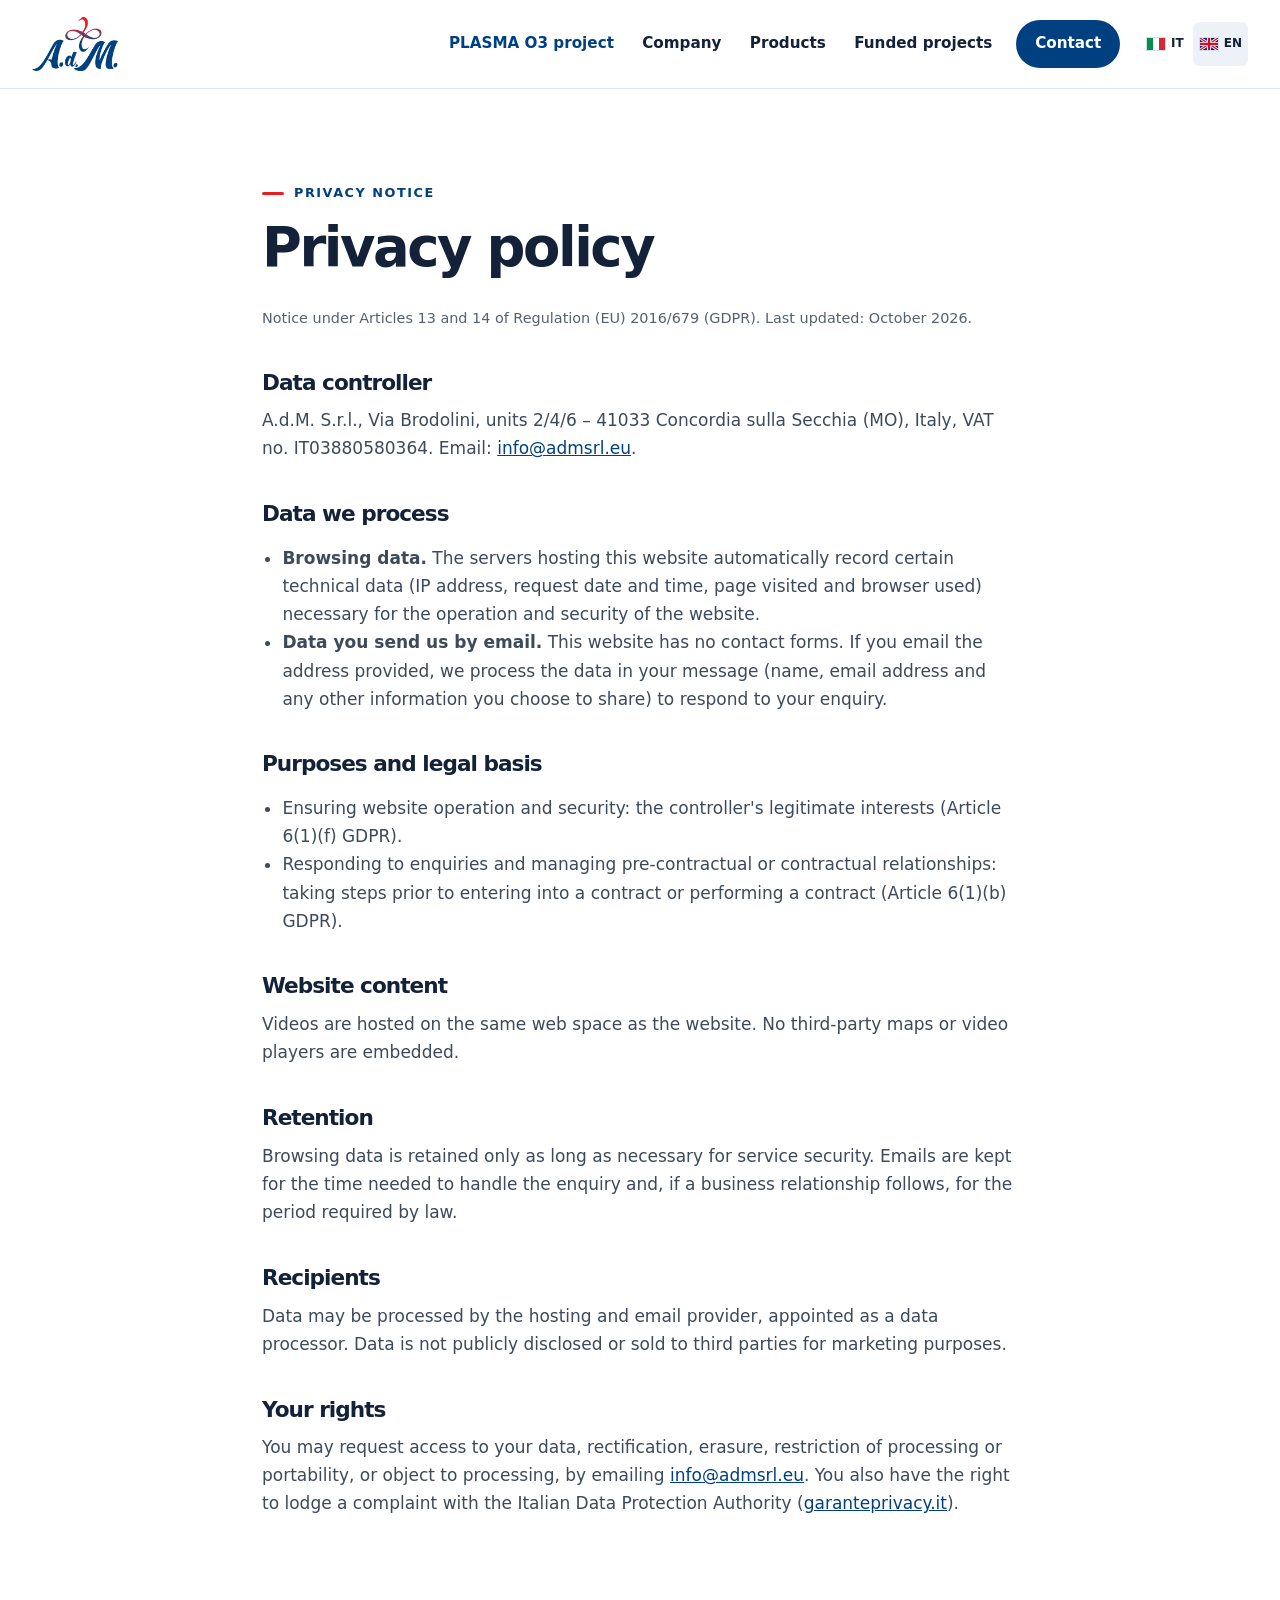
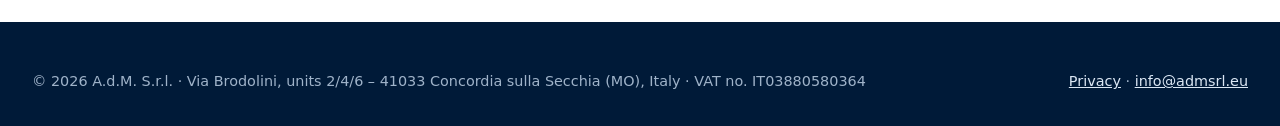
<file: en/privacy.html>
<!DOCTYPE html>

<html class="no-js" lang="en">
<head>
<meta charset="utf-8"/>
<meta content="width=device-width, initial-scale=1" name="viewport"/>
<title>Privacy policy – A.d.M. S.r.l.</title>
<meta content="A.d.M. S.r.l. personal data processing notice." name="description"/>
<meta name="robots" content="noindex, nofollow">
<meta content="#004080" name="theme-color"/>
<link href="../assets/img/favicon-48.png" rel="icon" type="image/png"/>
<link href="../assets/img/apple-touch-icon.png" rel="apple-touch-icon"/>
<link href="../assets/css/style.css?v=20261026" rel="stylesheet"/>
<script defer="" src="../assets/js/main.js?v=20261026"></script>
<link href="../assets/css/evolution.css?v=20261026" rel="stylesheet"/><link href="https://www.admsrl.eu/en/privacy.html" rel="canonical"/><link href="https://www.admsrl.eu/privacy.html" hreflang="it" rel="alternate"/><link href="https://www.admsrl.eu/en/privacy.html" hreflang="en" rel="alternate"/><link href="https://www.admsrl.eu/privacy.html" hreflang="x-default" rel="alternate"/></head>
<body>
<a class="skip" href="#contenuto">Skip to content</a>
<header class="header">
<div class="wrap">
<a aria-label="A.d.M. S.r.l. – back to top" class="logo" href="./">
<picture><source srcset="../assets/img/logo-adm.webp" type="image/webp"/><img alt="A.d.M. S.r.l." height="375" src="../assets/img/logo-adm.png" width="600"/></picture>
</a>
<button aria-controls="nav" aria-expanded="false" aria-label="Open menu" class="menu-toggle" type="button"><span></span><span></span><span></span></button>
<nav aria-label="Main navigation" class="nav" id="nav">
<ul><li><a class="nav-project" href="plasma-o3.html">PLASMA O3 project</a></li><li><a href="index.html#azienda">Company</a></li><li><a href="index.html#monouso">Products</a></li><li><a href="index.html#progetti">Funded projects</a></li><li><a class="btn btn-primario" href="index.html#contatti">Contact</a></li></ul>
</nav>
<div aria-label="Language" class="language-switch"><a aria-label="Italiano" href="../privacy.html" hreflang="it" lang="it"><img alt="" height="14" src="../assets/img/flag-it.svg" width="20"/> IT</a><a aria-current="true" aria-label="English" href="privacy.html" hreflang="en" lang="en"><img alt="" height="14" src="../assets/img/flag-en.svg" width="20"/> EN</a></div></div>
</header>
<main id="contenuto" tabindex="-1">
<section class="pagina"><div class="wrap">
<span class="eyebrow">Privacy notice</span>
<h1>Privacy policy</h1>
<p class="aggiornamento">Notice under Articles 13 and 14 of Regulation (EU) 2016/679 (GDPR). Last updated: October 2026.</p>
<h2>Data controller</h2>
<p>A.d.M. S.r.l., Via Brodolini, units 2/4/6 – 41033 Concordia sulla Secchia (MO), Italy, VAT no. IT03880580364. Email: <a href="mailto:info@admsrl.eu">info@admsrl.eu</a>.</p>
<h2>Data we process</h2>
<ul>
<li><strong>Browsing data.</strong> The servers hosting this website automatically record certain technical data (IP address, request date and time, page visited and browser used) necessary for the operation and security of the website.</li>
<li><strong>Data you send us by email.</strong> This website has no contact forms. If you email the address provided, we process the data in your message (name, email address and any other information you choose to share) to respond to your enquiry.</li>
</ul>
<h2>Purposes and legal basis</h2>
<ul>
<li>Ensuring website operation and security: the controller's legitimate interests (Article 6(1)(f) GDPR).</li>
<li>Responding to enquiries and managing pre-contractual or contractual relationships: taking steps prior to entering into a contract or performing a contract (Article 6(1)(b) GDPR).</li>
</ul>
<h2>Website content</h2>
<p>Videos are hosted on the same web space as the website. No third-party maps or video players are embedded.</p>
<h2>Retention</h2>
<p>Browsing data is retained only as long as necessary for service security. Emails are kept for the time needed to handle the enquiry and, if a business relationship follows, for the period required by law.</p>
<h2>Recipients</h2>
<p>Data may be processed by the hosting and email provider, appointed as a data processor. Data is not publicly disclosed or sold to third parties for marketing purposes.</p>
<h2>Your rights</h2>
<p>You may request access to your data, rectification, erasure, restriction of processing or portability, or object to processing, by emailing <a href="mailto:info@admsrl.eu">info@admsrl.eu</a>. You also have the right to lodge a complaint with the Italian Data Protection Authority (<a href="https://www.garanteprivacy.it" rel="noopener" target="_blank">garanteprivacy.it</a>).</p>
</div></section>
</main>
<footer class="footer">
<div class="wrap">
<div class="footer-fondo" style="border:0;margin:0;padding:0">
<span>© <span id="anno"><a href="tel:+390535061155">0535 061155</a> · 2026</span> A.d.M. S.r.l. · Via Brodolini, units 2/4/6 – 41033 Concordia sulla Secchia (MO), Italy · VAT no. IT03880580364</span>
<span><a href="privacy.html">Privacy</a> · <a href="mailto:info@admsrl.eu">info@admsrl.eu</a></span>
</div>
</div>
</footer>
</body>
</html>
</file>
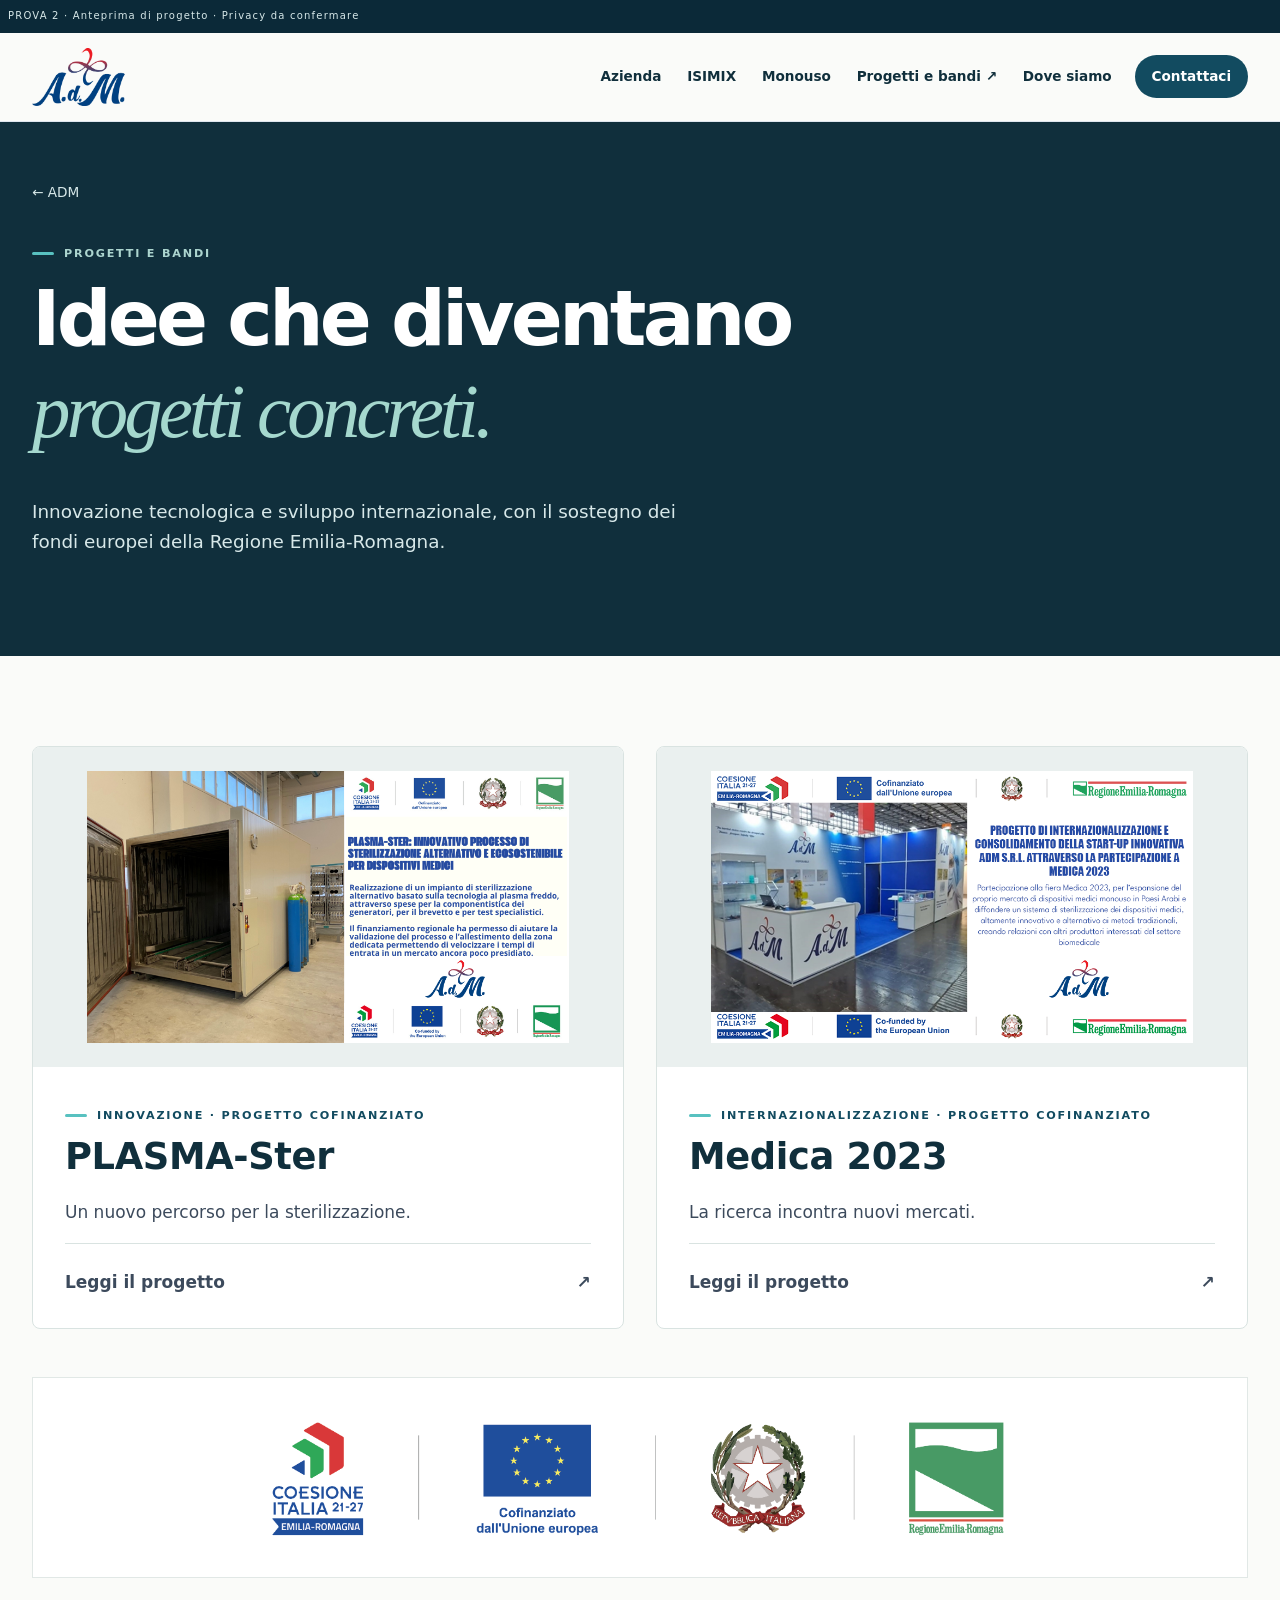
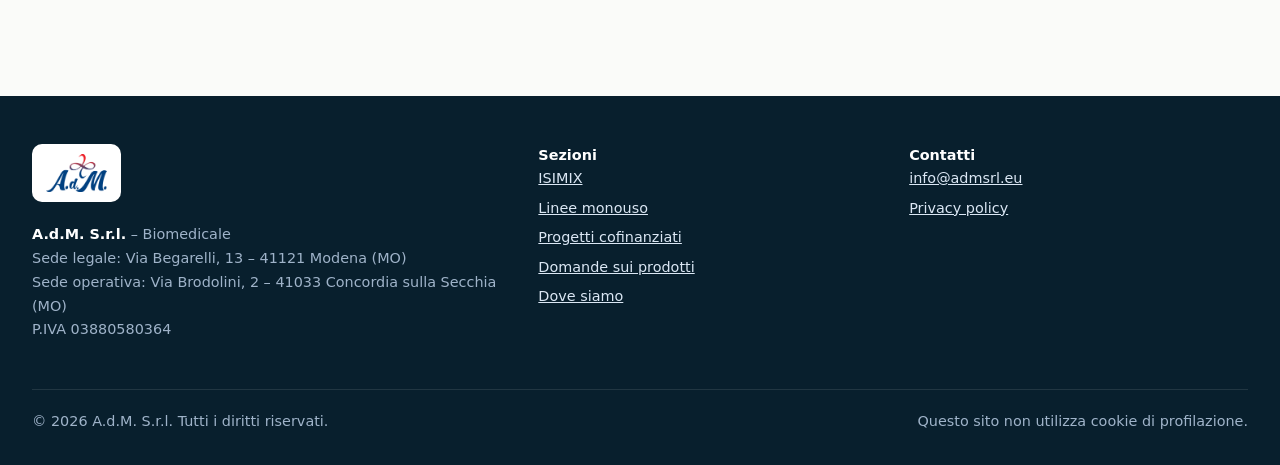
<file: prova-2/bandi.html>
<!doctype html>
<html lang="it" class="no-js">
<head>
<meta charset="utf-8">
<meta name="viewport" content="width=device-width, initial-scale=1">
<title>Progetti e bandi | ADM — Prova 2</title>
<meta name="description" content="ADM S.r.l. a Modena: linee monouso EOS CHEMO, EIR, DIKE e KHORS, sistema ISIMIX per farmacie ospedaliere e progetto PLASMA-Ster. Scopri prodotti e contatti.">
<meta name="robots" content="noindex, nofollow">
<meta name="theme-color" content="#004080">
<meta property="og:type" content="website">
<meta property="og:locale" content="it_IT">
<meta property="og:site_name" content="A.d.M. S.r.l.">
<meta property="og:title" content="ADM S.r.l. | Dispositivi medici monouso e ISIMIX">
<meta property="og:description" content="ADM S.r.l. a Modena: linee monouso EOS CHEMO, EIR, DIKE e KHORS, sistema ISIMIX per farmacie ospedaliere e progetto PLASMA-Ster. Scopri prodotti e contatti.">
<meta name="twitter:card" content="summary_large_image">
<meta name="twitter:title" content="ADM S.r.l. | Dispositivi medici monouso e ISIMIX">
<meta name="twitter:description" content="ADM S.r.l. a Modena: linee monouso EOS CHEMO, EIR, DIKE e KHORS, sistema ISIMIX per farmacie ospedaliere e progetto PLASMA-Ster. Scopri prodotti e contatti.">
<link rel="icon" href="../assets/img/favicon-48.png" type="image/png">
<link rel="apple-touch-icon" href="../assets/img/apple-touch-icon.png">
<link rel="preload" as="image" href="../assets/img/hero-isimix.webp" type="image/webp">
<link rel="stylesheet" href="../assets/css/style.css?v=20261010-catalogo">
<script src="../assets/js/main.js?v=20261010-catalogo" defer></script>
<link rel="stylesheet" href="prova-2.css">
</head>
<body>
<aside class="avviso-anteprima">PROVA 2 · Anteprima di progetto · Privacy da confermare</aside>
<a class="skip" href="#contenuto">Vai al contenuto</a>

<header class="header">
  <div class="wrap">
    <a class="logo" href="./" aria-label="A.d.M. S.r.l. – torna all'inizio">
      <picture><source srcset="../assets/img/logo-adm.webp" type="image/webp"><img src="../assets/img/logo-adm.png" alt="A.d.M. S.r.l." width="600" height="375"></picture>
    </a>
    <button class="menu-toggle" type="button" aria-label="Apri il menu" aria-expanded="false" aria-controls="nav"><span></span><span></span><span></span></button>
    <nav class="nav" id="nav" aria-label="Menu principale">
      <ul>
        <li><a href="index.html#azienda">Azienda</a></li>
        <li><a href="index.html#isimix">ISIMIX</a></li>
        <li><a href="index.html#monouso">Monouso</a></li>
        <li><a href="bandi.html">Progetti e bandi ↗</a></li>
        <li><a href="index.html#contatti">Dove siamo</a></li>
        <li><a class="btn btn-primario" href="mailto:info@admsrl.eu?subject=Richiesta%20Contatto">Contattaci</a></li>
      </ul>
    </nav>
  </div>
</header>

<main id="contenuto"><section class="editorial-head"><div class="wrap"><a class="back" href="index.html">← ADM</a><span class="eyebrow">Progetti e bandi</span><h1>Idee che diventano<br><em>progetti concreti.</em></h1><p>Innovazione tecnologica e sviluppo internazionale, con il sostegno dei fondi europei della Regione Emilia-Romagna.</p></div></section><section class="sezione"><div class="wrap"><div class="bandi-grid"><a class="bando-card" href="plasma-ster.html"><div class="bando-art"><img src="../assets/img/banner-plasma-ster.png" alt="Cartellone del progetto PLASMA-Ster" loading="lazy"></div><div class="bando-copy"><span class="eyebrow">Innovazione · Progetto cofinanziato</span><h2>PLASMA-Ster</h2><p>Un nuovo percorso per la sterilizzazione.</p><span class="read-more">Leggi il progetto <span aria-hidden="true">↗</span></span></div></a><a class="bando-card" href="medica-2023.html"><div class="bando-art"><img src="../assets/img/banner-medica-2023-ue.png" alt="Cartellone del progetto Medica 2023" loading="lazy"></div><div class="bando-copy"><span class="eyebrow">Internazionalizzazione · Progetto cofinanziato</span><h2>Medica 2023</h2><p>La ricerca incontra nuovi mercati.</p><span class="read-more">Leggi il progetto <span aria-hidden="true">↗</span></span></div></a></div><div class="istituzioni"><img src="loghi-programma.png" alt="Coesione Italia 21–27, cofinanziato dall’Unione europea, Repubblica Italiana e Regione Emilia-Romagna"></div></div></section></main><footer class="footer">
  <div class="wrap">
    <div class="footer-griglia">
      <div>
        <span class="logo-footer"><img src="../assets/img/logo-adm.png" alt="A.d.M. S.r.l." width="600" height="375"></span>
        <p><strong>A.d.M. S.r.l.</strong> – Biomedicale<br>
        Sede legale: Via Begarelli, 13 – 41121 Modena (MO)<br>
        Sede operativa: Via Brodolini, 2 – 41033 Concordia sulla Secchia (MO)<br>
        <!-- P.IVA verificata su documento Regione Emilia-Romagna, 10/10/2026. -->
        P.IVA 03880580364</p>
      </div>
      <div>
        <strong>Sezioni</strong>
        <ul>
          <li><a href="index.html#isimix">ISIMIX</a></li>
          <li><a href="index.html#monouso">Linee monouso</a></li>
          <li><a href="bandi.html">Progetti cofinanziati</a></li>
          <li><a href="index.html#domande">Domande sui prodotti</a></li>
          <li><a href="index.html#contatti">Dove siamo</a></li>
        </ul>
      </div>
      <div>
        <strong>Contatti</strong>
        <ul>
          <li><a href="mailto:info@admsrl.eu">info@admsrl.eu</a></li>
          <li><a href="../privacy.html">Privacy policy</a></li>
        </ul>
      </div>
    </div>
    <div class="footer-fondo">
      <span>© <span id="anno">2026</span> A.d.M. S.r.l. Tutti i diritti riservati.</span>
      <span>Questo sito non utilizza cookie di profilazione.</span>
    </div>
  </div>
</footer>
</body>
</html>
</file>
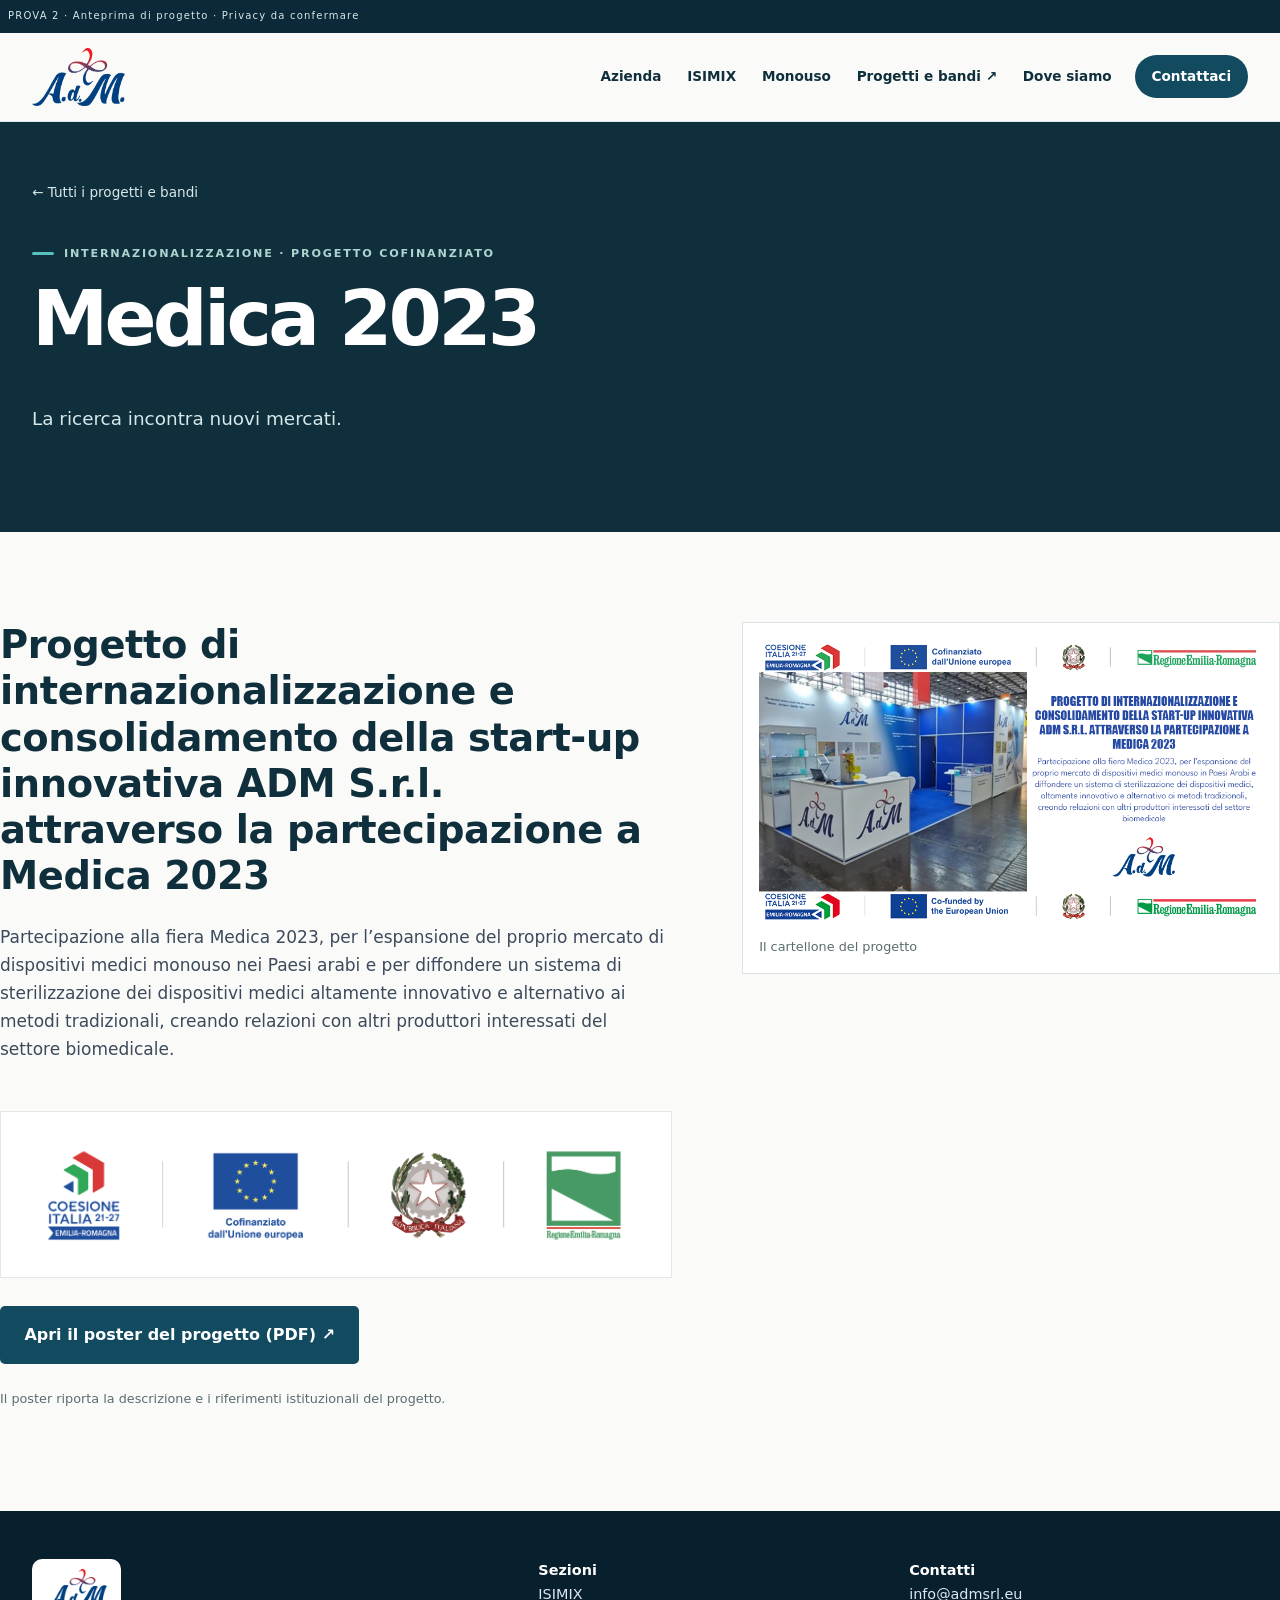
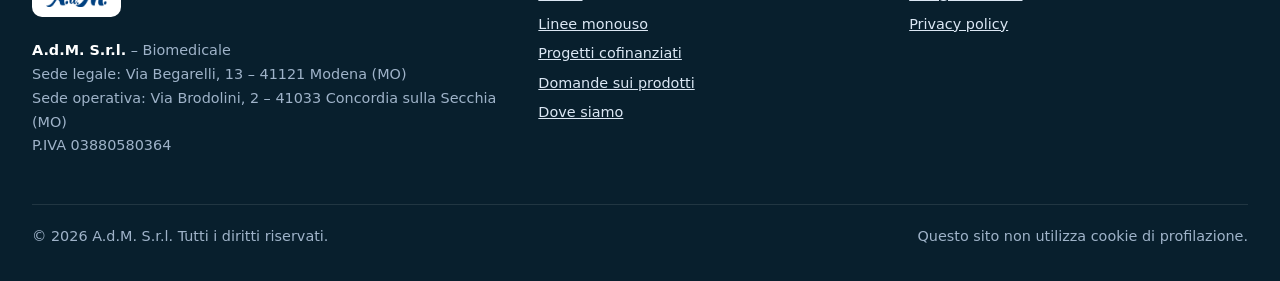
<file: prova-2/medica-2023.html>
<!doctype html>
<html lang="it" class="no-js">
<head>
<meta charset="utf-8">
<meta name="viewport" content="width=device-width, initial-scale=1">
<title>Medica 2023 | ADM — Prova 2</title>
<meta name="description" content="ADM S.r.l. a Modena: linee monouso EOS CHEMO, EIR, DIKE e KHORS, sistema ISIMIX per farmacie ospedaliere e progetto PLASMA-Ster. Scopri prodotti e contatti.">
<meta name="robots" content="noindex, nofollow">
<meta name="theme-color" content="#004080">
<meta property="og:type" content="website">
<meta property="og:locale" content="it_IT">
<meta property="og:site_name" content="A.d.M. S.r.l.">
<meta property="og:title" content="ADM S.r.l. | Dispositivi medici monouso e ISIMIX">
<meta property="og:description" content="ADM S.r.l. a Modena: linee monouso EOS CHEMO, EIR, DIKE e KHORS, sistema ISIMIX per farmacie ospedaliere e progetto PLASMA-Ster. Scopri prodotti e contatti.">
<meta name="twitter:card" content="summary_large_image">
<meta name="twitter:title" content="ADM S.r.l. | Dispositivi medici monouso e ISIMIX">
<meta name="twitter:description" content="ADM S.r.l. a Modena: linee monouso EOS CHEMO, EIR, DIKE e KHORS, sistema ISIMIX per farmacie ospedaliere e progetto PLASMA-Ster. Scopri prodotti e contatti.">
<link rel="icon" href="../assets/img/favicon-48.png" type="image/png">
<link rel="apple-touch-icon" href="../assets/img/apple-touch-icon.png">
<link rel="preload" as="image" href="../assets/img/hero-isimix.webp" type="image/webp">
<link rel="stylesheet" href="../assets/css/style.css?v=20261010-catalogo">
<script src="../assets/js/main.js?v=20261010-catalogo" defer></script>
<link rel="stylesheet" href="prova-2.css">
</head>
<body>
<aside class="avviso-anteprima">PROVA 2 · Anteprima di progetto · Privacy da confermare</aside>
<a class="skip" href="#contenuto">Vai al contenuto</a>

<header class="header">
  <div class="wrap">
    <a class="logo" href="./" aria-label="A.d.M. S.r.l. – torna all'inizio">
      <picture><source srcset="../assets/img/logo-adm.webp" type="image/webp"><img src="../assets/img/logo-adm.png" alt="A.d.M. S.r.l." width="600" height="375"></picture>
    </a>
    <button class="menu-toggle" type="button" aria-label="Apri il menu" aria-expanded="false" aria-controls="nav"><span></span><span></span><span></span></button>
    <nav class="nav" id="nav" aria-label="Menu principale">
      <ul>
        <li><a href="index.html#azienda">Azienda</a></li>
        <li><a href="index.html#isimix">ISIMIX</a></li>
        <li><a href="index.html#monouso">Monouso</a></li>
        <li><a href="bandi.html">Progetti e bandi ↗</a></li>
        <li><a href="index.html#contatti">Dove siamo</a></li>
        <li><a class="btn btn-primario" href="mailto:info@admsrl.eu?subject=Richiesta%20Contatto">Contattaci</a></li>
      </ul>
    </nav>
  </div>
</header>

<main id="contenuto"><article><header class="editorial-head"><div class="wrap"><a class="back" href="bandi.html">← Tutti i progetti e bandi</a><span class="eyebrow">Internazionalizzazione · Progetto cofinanziato</span><h1>Medica 2023</h1><p>La ricerca incontra nuovi mercati.</p></div></header><div class="wrap articolo-grid sezione"><div><h2>Progetto di internazionalizzazione e consolidamento della start-up innovativa ADM S.r.l. attraverso la partecipazione a Medica 2023</h2><p>Partecipazione alla fiera Medica 2023, per l’espansione del proprio mercato di dispositivi medici monouso nei Paesi arabi e per diffondere un sistema di sterilizzazione dei dispositivi medici altamente innovativo e alternativo ai metodi tradizionali, creando relazioni con altri produttori interessati del settore biomedicale.</p><div class="istituzioni"><img src="loghi-programma.png" alt="Progetto cofinanziato dall’Unione europea, Repubblica Italiana e Regione Emilia-Romagna — Coesione Italia 21–27"></div><a class="btn btn-primario" href="documenti/medica-2023.pdf">Apri il poster del progetto (PDF) ↗</a><p class="articolo-nota">Il poster riporta la descrizione e i riferimenti istituzionali del progetto.</p></div><figure class="poster"><a href="documenti/medica-2023.pdf"><img src="../assets/img/banner-medica-2023-ue.png" alt="Poster completo: Progetto di internazionalizzazione e consolidamento della start-up innovativa ADM S.r.l. attraverso la partecipazione a Medica 2023"></a><figcaption>Il cartellone del progetto</figcaption></figure></div></article></main><footer class="footer">
  <div class="wrap">
    <div class="footer-griglia">
      <div>
        <span class="logo-footer"><img src="../assets/img/logo-adm.png" alt="A.d.M. S.r.l." width="600" height="375"></span>
        <p><strong>A.d.M. S.r.l.</strong> – Biomedicale<br>
        Sede legale: Via Begarelli, 13 – 41121 Modena (MO)<br>
        Sede operativa: Via Brodolini, 2 – 41033 Concordia sulla Secchia (MO)<br>
        <!-- P.IVA verificata su documento Regione Emilia-Romagna, 10/10/2026. -->
        P.IVA 03880580364</p>
      </div>
      <div>
        <strong>Sezioni</strong>
        <ul>
          <li><a href="index.html#isimix">ISIMIX</a></li>
          <li><a href="index.html#monouso">Linee monouso</a></li>
          <li><a href="bandi.html">Progetti cofinanziati</a></li>
          <li><a href="index.html#domande">Domande sui prodotti</a></li>
          <li><a href="index.html#contatti">Dove siamo</a></li>
        </ul>
      </div>
      <div>
        <strong>Contatti</strong>
        <ul>
          <li><a href="mailto:info@admsrl.eu">info@admsrl.eu</a></li>
          <li><a href="../privacy.html">Privacy policy</a></li>
        </ul>
      </div>
    </div>
    <div class="footer-fondo">
      <span>© <span id="anno">2026</span> A.d.M. S.r.l. Tutti i diritti riservati.</span>
      <span>Questo sito non utilizza cookie di profilazione.</span>
    </div>
  </div>
</footer>
</body>
</html>
</file>
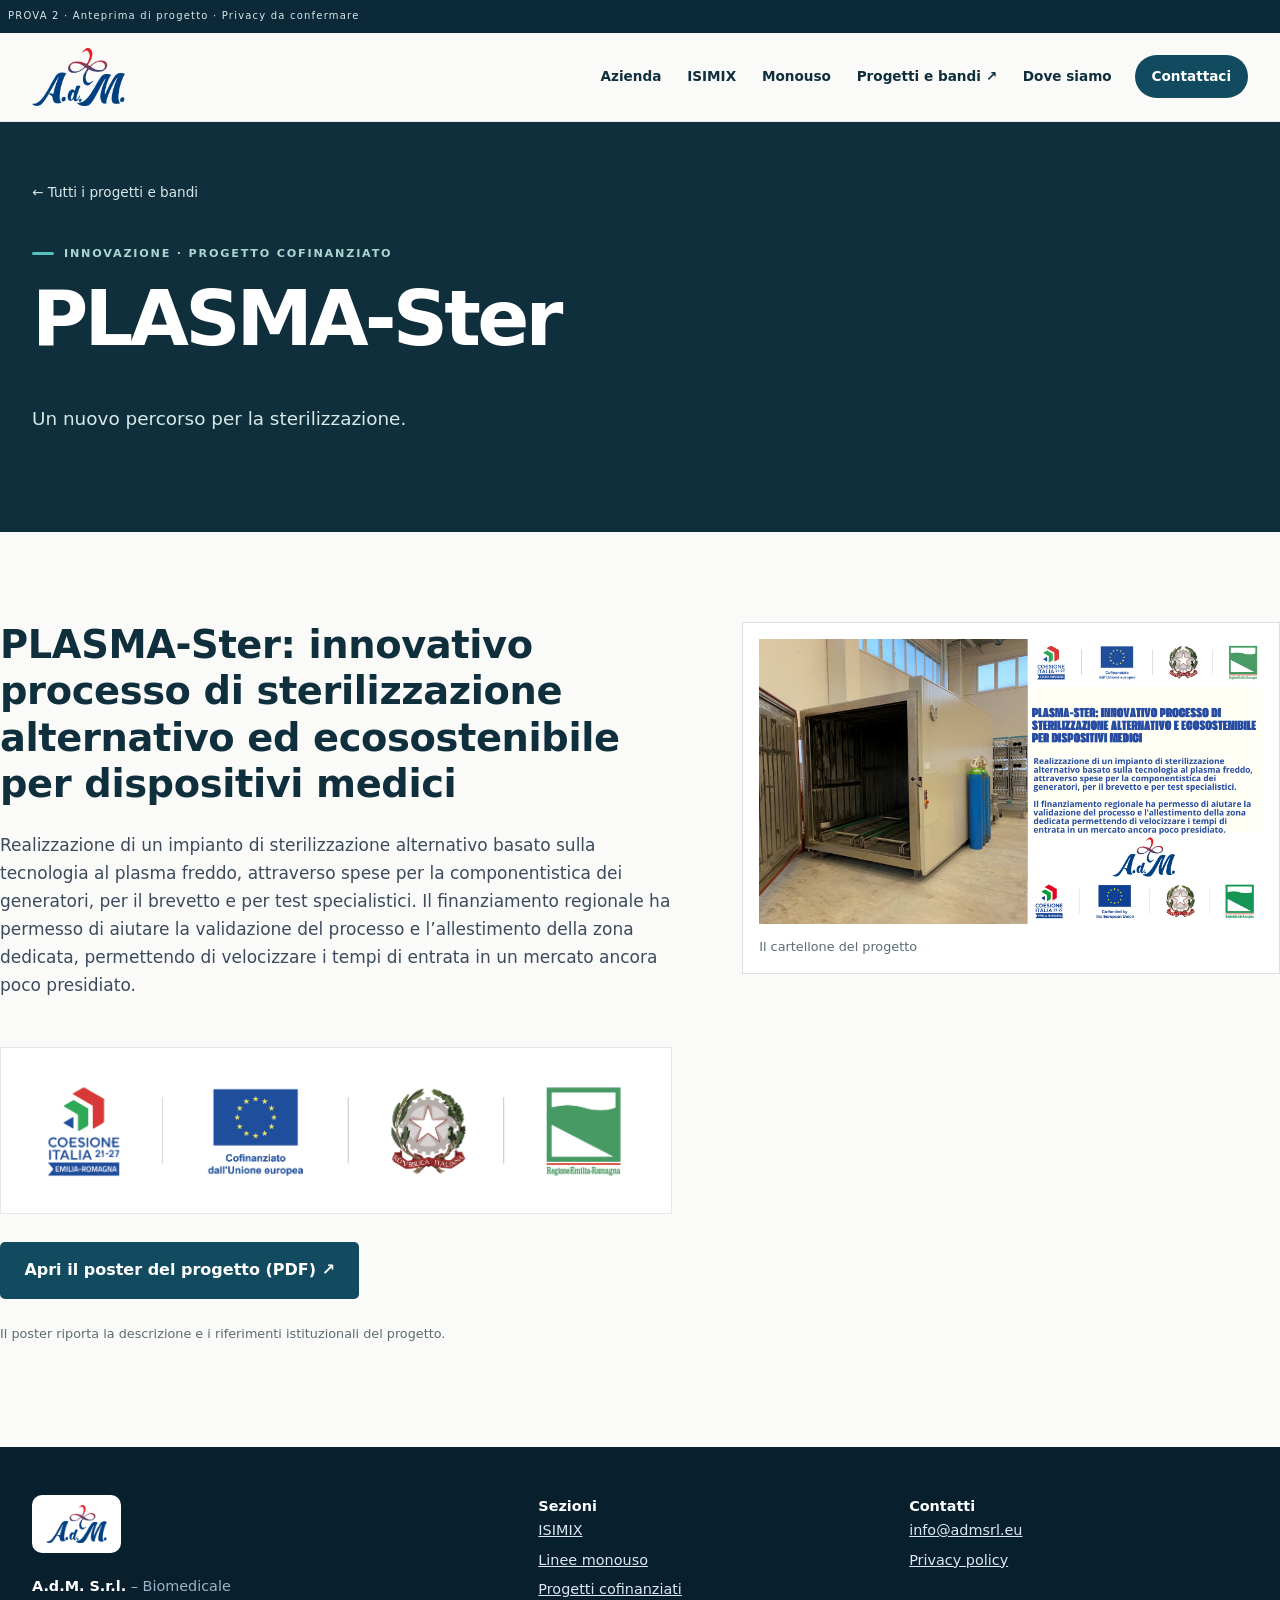
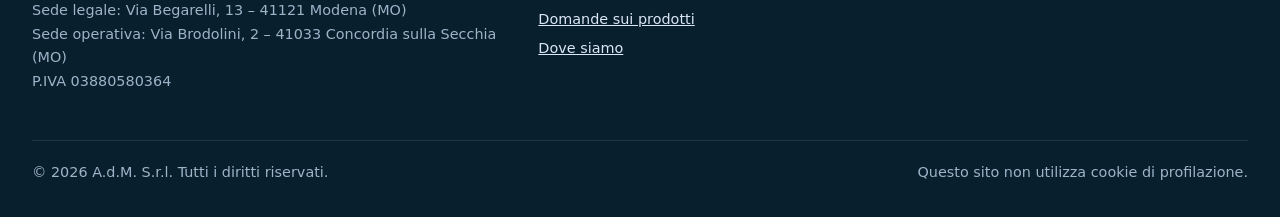
<file: prova-2/plasma-ster.html>
<!doctype html>
<html lang="it" class="no-js">
<head>
<meta charset="utf-8">
<meta name="viewport" content="width=device-width, initial-scale=1">
<title>PLASMA-Ster | ADM — Prova 2</title>
<meta name="description" content="ADM S.r.l. a Modena: linee monouso EOS CHEMO, EIR, DIKE e KHORS, sistema ISIMIX per farmacie ospedaliere e progetto PLASMA-Ster. Scopri prodotti e contatti.">
<meta name="robots" content="noindex, nofollow">
<meta name="theme-color" content="#004080">
<meta property="og:type" content="website">
<meta property="og:locale" content="it_IT">
<meta property="og:site_name" content="A.d.M. S.r.l.">
<meta property="og:title" content="ADM S.r.l. | Dispositivi medici monouso e ISIMIX">
<meta property="og:description" content="ADM S.r.l. a Modena: linee monouso EOS CHEMO, EIR, DIKE e KHORS, sistema ISIMIX per farmacie ospedaliere e progetto PLASMA-Ster. Scopri prodotti e contatti.">
<meta name="twitter:card" content="summary_large_image">
<meta name="twitter:title" content="ADM S.r.l. | Dispositivi medici monouso e ISIMIX">
<meta name="twitter:description" content="ADM S.r.l. a Modena: linee monouso EOS CHEMO, EIR, DIKE e KHORS, sistema ISIMIX per farmacie ospedaliere e progetto PLASMA-Ster. Scopri prodotti e contatti.">
<link rel="icon" href="../assets/img/favicon-48.png" type="image/png">
<link rel="apple-touch-icon" href="../assets/img/apple-touch-icon.png">
<link rel="preload" as="image" href="../assets/img/hero-isimix.webp" type="image/webp">
<link rel="stylesheet" href="../assets/css/style.css?v=20261010-catalogo">
<script src="../assets/js/main.js?v=20261010-catalogo" defer></script>
<link rel="stylesheet" href="prova-2.css">
</head>
<body>
<aside class="avviso-anteprima">PROVA 2 · Anteprima di progetto · Privacy da confermare</aside>
<a class="skip" href="#contenuto">Vai al contenuto</a>

<header class="header">
  <div class="wrap">
    <a class="logo" href="./" aria-label="A.d.M. S.r.l. – torna all'inizio">
      <picture><source srcset="../assets/img/logo-adm.webp" type="image/webp"><img src="../assets/img/logo-adm.png" alt="A.d.M. S.r.l." width="600" height="375"></picture>
    </a>
    <button class="menu-toggle" type="button" aria-label="Apri il menu" aria-expanded="false" aria-controls="nav"><span></span><span></span><span></span></button>
    <nav class="nav" id="nav" aria-label="Menu principale">
      <ul>
        <li><a href="index.html#azienda">Azienda</a></li>
        <li><a href="index.html#isimix">ISIMIX</a></li>
        <li><a href="index.html#monouso">Monouso</a></li>
        <li><a href="bandi.html">Progetti e bandi ↗</a></li>
        <li><a href="index.html#contatti">Dove siamo</a></li>
        <li><a class="btn btn-primario" href="mailto:info@admsrl.eu?subject=Richiesta%20Contatto">Contattaci</a></li>
      </ul>
    </nav>
  </div>
</header>

<main id="contenuto"><article><header class="editorial-head"><div class="wrap"><a class="back" href="bandi.html">← Tutti i progetti e bandi</a><span class="eyebrow">Innovazione · Progetto cofinanziato</span><h1>PLASMA-Ster</h1><p>Un nuovo percorso per la sterilizzazione.</p></div></header><div class="wrap articolo-grid sezione"><div><h2>PLASMA-Ster: innovativo processo di sterilizzazione alternativo ed ecosostenibile per dispositivi medici</h2><p>Realizzazione di un impianto di sterilizzazione alternativo basato sulla tecnologia al plasma freddo, attraverso spese per la componentistica dei generatori, per il brevetto e per test specialistici. Il finanziamento regionale ha permesso di aiutare la validazione del processo e l’allestimento della zona dedicata, permettendo di velocizzare i tempi di entrata in un mercato ancora poco presidiato.</p><div class="istituzioni"><img src="loghi-programma.png" alt="Progetto cofinanziato dall’Unione europea, Repubblica Italiana e Regione Emilia-Romagna — Coesione Italia 21–27"></div><a class="btn btn-primario" href="documenti/plasma-ster.pdf">Apri il poster del progetto (PDF) ↗</a><p class="articolo-nota">Il poster riporta la descrizione e i riferimenti istituzionali del progetto.</p></div><figure class="poster"><a href="documenti/plasma-ster.pdf"><img src="../assets/img/banner-plasma-ster.png" alt="Poster completo: PLASMA-Ster: innovativo processo di sterilizzazione alternativo ed ecosostenibile per dispositivi medici"></a><figcaption>Il cartellone del progetto</figcaption></figure></div></article></main><footer class="footer">
  <div class="wrap">
    <div class="footer-griglia">
      <div>
        <span class="logo-footer"><img src="../assets/img/logo-adm.png" alt="A.d.M. S.r.l." width="600" height="375"></span>
        <p><strong>A.d.M. S.r.l.</strong> – Biomedicale<br>
        Sede legale: Via Begarelli, 13 – 41121 Modena (MO)<br>
        Sede operativa: Via Brodolini, 2 – 41033 Concordia sulla Secchia (MO)<br>
        <!-- P.IVA verificata su documento Regione Emilia-Romagna, 10/10/2026. -->
        P.IVA 03880580364</p>
      </div>
      <div>
        <strong>Sezioni</strong>
        <ul>
          <li><a href="index.html#isimix">ISIMIX</a></li>
          <li><a href="index.html#monouso">Linee monouso</a></li>
          <li><a href="bandi.html">Progetti cofinanziati</a></li>
          <li><a href="index.html#domande">Domande sui prodotti</a></li>
          <li><a href="index.html#contatti">Dove siamo</a></li>
        </ul>
      </div>
      <div>
        <strong>Contatti</strong>
        <ul>
          <li><a href="mailto:info@admsrl.eu">info@admsrl.eu</a></li>
          <li><a href="../privacy.html">Privacy policy</a></li>
        </ul>
      </div>
    </div>
    <div class="footer-fondo">
      <span>© <span id="anno">2026</span> A.d.M. S.r.l. Tutti i diritti riservati.</span>
      <span>Questo sito non utilizza cookie di profilazione.</span>
    </div>
  </div>
</footer>
</body>
</html>
</file>
<file: assets/css/style.css>
/* A.d.M. S.r.l. — foglio di stile unico. Nessuna dipendenza esterna. */
:root{
  --blu:#004080; --blu-scuro:#002a57; --blu-notte:#001a38; --rosso:#ec1c24;
  --inchiostro:#132238; --testo:#3c4a5c; --tenue:#536174;
  --fondo:#ffffff; --fondo-soft:#f3f7fb; --linea:#dfe6ee;
  --raggio:14px; --ombra:0 10px 30px rgba(0,42,87,.10);
  --max:1180px; --gutter:clamp(16px,4vw,32px);
  --font:system-ui,-apple-system,"Segoe UI",Roboto,"Helvetica Neue",Arial,sans-serif;
}
*,*::before,*::after{box-sizing:border-box}
html{scroll-behavior:smooth;scroll-padding-top:84px;-webkit-text-size-adjust:100%}
body{margin:0;font-family:var(--font);font-size:17px;line-height:1.65;color:var(--testo);background:var(--fondo)}
img,video{max-width:100%;height:auto;display:block}
a{color:var(--blu)}
a:hover{color:var(--blu-scuro)}
h1,h2,h3{color:var(--inchiostro);line-height:1.2;margin:0 0 .5em;letter-spacing:-.01em}
h1{font-size:clamp(2rem,4.6vw,3.4rem);font-weight:750}
h2{font-size:clamp(1.6rem,3.2vw,2.4rem);font-weight:720}
h3{font-size:1.2rem;font-weight:700}
p{margin:0 0 1em}
.wrap{max-width:var(--max);margin:0 auto;padding:0 var(--gutter)}
.skip{position:absolute;left:-999px;top:8px;background:#fff;padding:8px 14px;z-index:100;border-radius:8px}
.skip:focus{left:8px}
:focus-visible{outline:3px solid var(--rosso);outline-offset:3px}

/* Etichette e bottoni */
.eyebrow{display:inline-block;font-size:.8rem;font-weight:700;letter-spacing:.12em;text-transform:uppercase;color:var(--blu);margin-bottom:.9em}
.eyebrow::before{content:"";display:inline-block;width:22px;height:3px;background:var(--rosso);vertical-align:middle;margin-right:10px;border-radius:2px}
.btn{display:inline-flex;align-items:center;gap:.5em;padding:.85em 1.4em;border-radius:999px;font-weight:650;text-decoration:none;border:2px solid transparent;transition:background .2s,color .2s,border-color .2s;font-size:1rem;cursor:pointer;font-family:inherit}
.btn-primario{background:var(--blu);color:#fff}
.btn-primario:hover{background:var(--blu-scuro);color:#fff}
.btn-chiaro{background:#fff;color:var(--blu)}
.btn-chiaro:hover{background:var(--fondo-soft);color:var(--blu-scuro)}
.btn-bordo{border-color:rgba(255,255,255,.7);color:#fff;background:transparent}
.btn-bordo:hover{background:rgba(255,255,255,.12);color:#fff}

/* Header */
.header{position:sticky;top:0;z-index:50;background:rgba(255,255,255,.96);backdrop-filter:saturate(1.4) blur(8px);border-bottom:1px solid var(--linea)}
.header .wrap{display:flex;align-items:center;justify-content:space-between;min-height:72px;gap:16px}
.logo img{height:46px;width:auto}
.nav ul{list-style:none;margin:0;padding:0;display:flex;gap:4px;align-items:center}
.nav a{display:block;padding:.5em .8em;text-decoration:none;color:var(--inchiostro);font-weight:600;font-size:.95rem;border-radius:8px}
.nav a:hover{background:var(--fondo-soft);color:var(--blu)}
.nav .btn{padding:.6em 1.1em;margin-left:8px;color:#fff}
.nav .btn:hover{background:var(--blu-scuro)}
.menu-toggle{display:none;background:none;border:0;padding:10px;cursor:pointer}
.menu-toggle span{display:block;width:24px;height:2px;background:var(--inchiostro);margin:5px 0;transition:transform .2s,opacity .2s}
@media (max-width:900px){
  .js .menu-toggle{display:block}
  .js .nav{position:absolute;left:0;right:0;top:100%;background:#fff;border-bottom:1px solid var(--linea);box-shadow:var(--ombra);display:none}
  .js .nav.aperto{display:block}
  .nav ul{flex-direction:column;align-items:stretch;padding:8px var(--gutter) 16px}
  .no-js .nav ul{flex-direction:row;flex-wrap:wrap;padding:0}
  .nav .btn{margin:8px 0 0;justify-content:center}
  .menu-toggle[aria-expanded="true"] span:nth-child(1){transform:translateY(7px) rotate(45deg)}
  .menu-toggle[aria-expanded="true"] span:nth-child(2){opacity:0}
  .menu-toggle[aria-expanded="true"] span:nth-child(3){transform:translateY(-7px) rotate(-45deg)}
  .logo img{height:40px}
}

/* Hero */
.hero{position:relative;color:#fff;overflow:hidden;background:var(--blu-notte)}
.hero picture,.hero-img{position:absolute;inset:0;width:100%;height:100%}
.hero-img{object-fit:cover;object-position:35% center}
.hero::after{content:"";position:absolute;inset:0;background:linear-gradient(100deg,rgba(0,26,56,.93) 0%,rgba(0,42,87,.82) 42%,rgba(0,64,128,.45) 100%)}
.hero .wrap{position:relative;z-index:1;padding-top:clamp(80px,13vw,160px);padding-bottom:clamp(80px,13vw,160px)}
.hero-testo{max-width:680px}
.hero h1{color:#fff}
.hero .eyebrow{color:#cfe0f3}
.hero p.lead{font-size:clamp(1.05rem,1.7vw,1.25rem);color:#e3edf8;max-width:580px;margin-bottom:1.8em}
.azioni{display:flex;flex-wrap:wrap;gap:12px}
.hero-punti{display:flex;flex-wrap:wrap;gap:10px 28px;margin:2.4em 0 0;padding:0;list-style:none;font-size:.92rem;color:#cfe0f3}
.hero-punti li::before{content:"";display:inline-block;width:7px;height:7px;border-radius:50%;background:var(--rosso);margin-right:9px;vertical-align:middle}

/* Sezioni */
.sezione{padding:clamp(64px,9vw,112px) 0}
.sezione-soft{background:var(--fondo-soft)}
.intestazione{max-width:720px;margin-bottom:clamp(32px,5vw,56px)}
.intestazione p{font-size:1.1rem}
.due-colonne{display:grid;grid-template-columns:1fr 1fr;gap:clamp(32px,6vw,72px);align-items:center}
@media (max-width:860px){.due-colonne{grid-template-columns:1fr}}

/* ISIMIX */
.isimix .sottotitolo{font-size:1.2rem;color:var(--inchiostro);font-weight:600}
.video-facade{position:relative;display:block;width:100%;aspect-ratio:16/9;border:0;padding:0;border-radius:var(--raggio);overflow:hidden;cursor:pointer;background:#000;box-shadow:var(--ombra)}
.video-facade img{width:100%;height:100%;object-fit:cover;transition:transform .4s,opacity .3s;opacity:.9}
.video-facade:hover img{transform:scale(1.03);opacity:1}
.video-facade .play{position:absolute;left:50%;top:50%;transform:translate(-50%,-50%);width:78px;height:78px;border-radius:50%;background:rgba(236,28,36,.95);display:grid;place-items:center;box-shadow:0 8px 24px rgba(0,0,0,.3)}
.video-facade .play::before{content:"";border-left:24px solid #fff;border-top:15px solid transparent;border-bottom:15px solid transparent;margin-left:6px}
.video-facade .durata{position:absolute;right:14px;bottom:14px;background:rgba(0,0,0,.72);color:#fff;font-size:.82rem;padding:3px 9px;border-radius:6px}
.video-facade iframe{position:absolute;inset:0;width:100%;height:100%;border:0}
.nota-video{font-size:.85rem;color:var(--tenue);margin-top:.8em}
.vantaggi{list-style:none;padding:0;margin:1.4em 0 2em;display:grid;gap:12px}
.vantaggi li{display:flex;gap:12px;align-items:flex-start}
.vantaggi li::before{content:"";flex:0 0 22px;height:22px;border-radius:50%;background:var(--blu) url("data:image/svg+xml,%3Csvg xmlns='http://www.w3.org/2000/svg' viewBox='0 0 24 24'%3E%3Cpath d='M6 12.5l4 4 8-9' fill='none' stroke='%23fff' stroke-width='3' stroke-linecap='round' stroke-linejoin='round'/%3E%3C/svg%3E") center/14px no-repeat;margin-top:3px}

/* Linee monouso */
.linee{display:grid;grid-template-columns:repeat(4,1fr);gap:20px}
@media (max-width:1060px){.linee{grid-template-columns:repeat(2,1fr)}}
@media (max-width:560px){.linee{grid-template-columns:1fr}}
.card{background:#fff;border-radius:var(--raggio);overflow:hidden;box-shadow:var(--ombra);display:flex;flex-direction:column}
.card img{aspect-ratio:4/3;object-fit:cover;width:100%}
.card-corpo{padding:22px 22px 24px;display:flex;flex-direction:column;flex:1}
.card .categoria{font-size:.78rem;font-weight:700;letter-spacing:.08em;text-transform:uppercase;color:var(--tenue);margin-bottom:.3em}
.card p{font-size:.96rem;flex:1}
.tag{display:flex;flex-wrap:wrap;gap:6px;margin-top:4px}
.tag span{font-size:.75rem;font-weight:700;color:var(--blu);background:#e6eef7;padding:3px 10px;border-radius:999px}
.cta-centro{text-align:center;margin-top:44px}

/* Progetti finanziati */
.progetto{display:grid;grid-template-columns:1.05fr 1fr;gap:clamp(28px,5vw,64px);align-items:center}
.progetto + .progetto{margin-top:clamp(56px,8vw,96px)}
.progetto.inverti .media{order:2}
@media (max-width:860px){.progetto{grid-template-columns:1fr}.progetto.inverti .media{order:0}}
.media img,.media video{border-radius:var(--raggio);box-shadow:var(--ombra);width:100%;border:1px solid var(--linea);background:#fff}
.badge-fondi{display:inline-block;font-size:.78rem;font-weight:700;color:var(--blu-scuro);background:#fff;border:1px solid var(--linea);padding:4px 12px;border-radius:999px;margin-bottom:1em}

/* Contatti */
.contatti{background:var(--blu-scuro);color:#dbe7f4}
.contatti h2,.contatti h3{color:#fff}
.contatti .eyebrow{color:#a9c6e6}
.contatti a{color:#fff}
.sedi{display:grid;grid-template-columns:1fr 1fr;gap:20px;margin:28px 0}
@media (max-width:560px){.sedi{grid-template-columns:1fr}}
.sede{background:rgba(255,255,255,.06);border:1px solid rgba(255,255,255,.14);border-radius:var(--raggio);padding:20px}
.sede h3{font-size:1rem;margin-bottom:.4em}
.sede p{margin:0;font-size:.97rem}
.mappa{position:relative;aspect-ratio:4/3;border-radius:var(--raggio);overflow:hidden;background:linear-gradient(135deg,#0a3a6e,#001a38);display:grid;place-items:center;text-align:center;padding:24px;border:1px solid rgba(255,255,255,.14)}
.mappa iframe{position:absolute;inset:0;width:100%;height:100%;border:0}
.mappa p{font-size:.88rem;color:#a9c6e6;max-width:340px;margin:12px auto 0}
.mappa .pin{width:44px;height:44px;margin:0 auto 14px;background:var(--rosso);border-radius:50% 50% 50% 0;transform:rotate(-45deg);position:relative}
.mappa .pin::after{content:"";position:absolute;width:16px;height:16px;background:#fff;border-radius:50%;left:14px;top:14px}

/* Footer */
.footer{background:var(--blu-notte);color:#9fb3c9;font-size:.9rem;padding:48px 0 32px}
.footer a{color:#dbe7f4}
.footer-griglia{display:grid;grid-template-columns:1.4fr 1fr 1fr;gap:32px}
@media (max-width:760px){.footer-griglia{grid-template-columns:1fr}}
.footer strong{color:#fff}
.footer ul{list-style:none;padding:0;margin:0}
.footer li{margin-bottom:.4em}
.footer .logo-footer{background:#fff;display:inline-block;padding:10px 14px;border-radius:10px;margin-bottom:14px}
.footer .logo-footer img{height:38px;width:auto}
.footer-fondo{border-top:1px solid rgba(255,255,255,.1);margin-top:32px;padding-top:20px;display:flex;flex-wrap:wrap;justify-content:space-between;gap:12px}

/* Pagine testuali (privacy, cookie, 404) */
.pagina{padding:clamp(48px,7vw,88px) 0}
.pagina .wrap{max-width:820px}
.pagina h2{font-size:1.35rem;margin-top:1.8em}
.pagina ul{padding-left:1.2em}
.aggiornamento{color:var(--tenue);font-size:.9rem}
.errore{text-align:center;padding:clamp(80px,14vw,160px) 0}
.errore .codice{font-size:clamp(4rem,12vw,7rem);font-weight:800;color:var(--blu);line-height:1;margin-bottom:.2em}

@media (prefers-reduced-motion:reduce){html{scroll-behavior:auto}*{transition:none!important}}
.da-inserire{background:#ec1c24;color:#fff;padding:0 6px;border-radius:4px;font-weight:700}
.nav-semplice .btn{padding:.6em 1.1em;font-size:.92rem}
.contatti a.btn-chiaro{color:var(--blu)}
.nav a.btn{border-radius:999px}

/* Popup contatti */
.popup{border:0;border-radius:18px;padding:clamp(24px,4vw,40px);max-width:860px;width:calc(100% - 32px);max-height:calc(100dvh - 32px);overflow:auto;box-shadow:0 30px 80px rgba(0,26,56,.35);color:var(--testo)}
.popup::backdrop{background:rgba(0,26,56,.6);backdrop-filter:blur(3px)}
.popup h2{font-size:clamp(1.5rem,3vw,2rem)}
.popup-intro{margin-bottom:1.4em}
.popup-chiudi{position:absolute;top:12px;right:14px;width:40px;height:40px;border:0;border-radius:50%;background:var(--fondo-soft);font-size:1.6rem;line-height:1;cursor:pointer;color:var(--inchiostro)}
.popup-chiudi:hover{background:var(--linea)}
.servizi{display:grid;grid-template-columns:1fr 1fr;gap:14px}
@media (max-width:620px){.servizi{grid-template-columns:1fr}}
.servizio{border:1px solid var(--linea);border-radius:var(--raggio);padding:18px 18px 16px;display:flex;flex-direction:column;transition:border-color .2s,box-shadow .2s}
.servizio:hover{border-color:var(--blu);box-shadow:var(--ombra)}
.servizio .categoria{font-size:.74rem;font-weight:700;letter-spacing:.08em;text-transform:uppercase;color:var(--tenue)}
.servizio h3{margin:.2em 0 .3em}
.servizio p{font-size:.93rem;flex:1;margin-bottom:.9em}
.servizio-azioni{display:flex;gap:8px;flex-wrap:wrap}
.btn-mini{padding:.5em 1em;font-size:.88rem}
.btn-wa{background:#1fa855;color:#fff}
.btn-wa:hover{background:#178a45;color:#fff}
.popup-nota{margin:1.4em 0 0;font-size:.9rem;color:var(--tenue);text-align:center}
.btn[hidden]{display:none}

/* Schede di approfondimento delle linee */
.card-linea{position:relative;transition:box-shadow .2s,transform .2s}
.card-linea:hover,.card-linea:focus-within{box-shadow:0 12px 35px #00346926;transform:translateY(-3px)}
.linea-apri{display:flex;align-items:center;justify-content:space-between;gap:12px;margin-top:22px;padding:12px 0 0;border-top:1px solid var(--linea);font-weight:700;min-height:44px}
.linea-apri::after{content:"";position:absolute;inset:0}
.card-linea:focus-within{outline:3px solid var(--blu);outline-offset:4px}
.popup-linea{padding:0;max-width:980px;overscroll-behavior:contain}
.linea-barra{position:sticky;top:0;z-index:2;display:flex;align-items:center;justify-content:space-between;gap:12px;padding:12px 24px;background:#fff;border-bottom:1px solid var(--linea);color:var(--tenue);font-size:.9rem}
.linea-chiudi{min-height:44px;padding:8px 14px;border:0;border-radius:8px;font:inherit;font-weight:700;background:#e6eef7;color:var(--blu);cursor:pointer}
.linea-dettaglio{display:grid;grid-template-columns:.85fr 1.15fr;gap:32px;padding:32px}
.linea-foto img{display:block;width:100%;height:auto;aspect-ratio:1;object-fit:contain;border-radius:12px;background:#f5f7fa}
.linea-testo{min-width:0}.linea-testo h3{font-size:1.05rem}.linea-punti{padding-left:1.2em;margin-bottom:24px}.linea-punti li{margin-bottom:12px}
.linea-richiesta{padding-top:20px;border-top:1px solid var(--linea)}.linea-richiesta .btn{white-space:normal;text-align:center;min-height:48px}.linea-email{font-size:.9rem;margin:12px 0 0;overflow-wrap:anywhere}
html:has(.popup-linea[open]){overflow:hidden}
@media(max-width:620px){.popup-linea{width:calc(100% - 20px);max-height:calc(100dvh - 20px);border-radius:14px}.linea-barra{padding:8px 16px}.linea-dettaglio{grid-template-columns:1fr;gap:20px;padding:20px}.linea-foto img{aspect-ratio:16/9;max-height:190px}.linea-richiesta .btn{display:flex;width:100%;justify-content:center}}

button.linea-apri{background:transparent;border-left:0;border-right:0;border-bottom:0;font:inherit;font-weight:700;color:var(--blu);text-align:left;cursor:pointer;width:100%}

/* Contenuti consultabili e domande frequenti, senza dipendenze JavaScript */
.azienda{border-bottom:1px solid var(--linea)}
.faq-wrap{max-width:920px}.faq-list{display:grid;gap:12px}.faq-item{background:#fff;border:1px solid var(--linea);border-radius:12px;overflow:hidden}.faq-item summary{cursor:pointer;padding:20px 24px;font-weight:700;color:var(--blu);min-height:48px}.faq-item p{padding:0 24px 22px;margin:0}.faq-item[open] summary{padding-bottom:12px}.faq-item a{font-weight:600}.faq-item summary:focus-visible{outline:3px solid var(--blu);outline-offset:-4px}
[id="eos-chemo"],[id="eir-line"],[id="dike-line"],[id="khors-line"]{scroll-margin-top:110px}

.player-locale{border:1px solid var(--linea);border-radius:16px;overflow:hidden;background:#fff;box-shadow:var(--ombra)}
.player-locale video{display:block;width:100%;height:auto;background:#071d38}
.player-stato{font-size:.88rem;color:var(--tenue);margin:0;padding:10px 18px 16px}

/* Schede prodotto dai materiali aziendali */
.catalogo-foto figure{margin:0 0 24px}.catalogo-foto img{aspect-ratio:auto;max-height:320px;object-fit:contain;background:#f5f7fa}.catalogo-foto figcaption{font-size:.82rem;color:var(--tenue);padding:8px 0}
.catalogo-dettagli{border:1px solid var(--linea);border-radius:10px;margin:12px 0;overflow:hidden}.catalogo-dettagli summary{cursor:pointer;padding:15px;font-weight:700;color:var(--blu)}.catalogo-tabella{overflow-x:auto;max-width:100%;padding:0 12px 12px}.catalogo-tabella table{border-collapse:collapse;font-size:.8rem;min-width:460px;width:100%}.catalogo-tabella caption{text-align:left;font-weight:700;padding:10px 0}.catalogo-tabella th,.catalogo-tabella td{padding:9px;text-align:left;border-bottom:1px solid var(--linea);vertical-align:top}.catalogo-tabella thead{background:#f0f5fa}.catalogo-tabella th[scope=row]{white-space:nowrap}.linea-testo h3{margin-top:24px}
@media(max-width:620px){.catalogo-foto{display:flex;overflow-x:auto;gap:14px;scroll-snap-type:x proximity}.catalogo-foto figure{flex:0 0 85%;min-width:0;margin:0;scroll-snap-align:start}.catalogo-foto img{height:170px;width:100%;max-height:none}.catalogo-tabella table{font-size:.75rem}}

/* Accessibilità: contrasto, focus, ingrandimento e controlli. */
.contatti .btn-chiaro{color:var(--blu)}
:focus-visible{outline:3px solid #004080;outline-offset:3px;box-shadow:0 0 0 6px #fff}
.hero :focus-visible,.contatti :focus-visible,.footer :focus-visible{outline-color:#fff;box-shadow:0 0 0 6px #004080}
.menu-toggle,.popup-chiudi,.linea-chiudi{min-width:44px;min-height:44px}
.popup-chiudi{width:44px;height:44px}.popup:not(.popup-linea){padding-top:68px}
.due-colonne>*,.footer-griglia>*{min-width:0}
.sede p,.footer p,.linea-email{overflow-wrap:anywhere}
.catalogo-tabella{scroll-margin-block:80px}
@media(max-width:900px){.js .nav{max-height:calc(100dvh - 80px);overflow-y:auto}}
@media(prefers-reduced-motion:reduce){*,*::before,*::after{animation:none!important;transition:none!important;scroll-behavior:auto!important}}
</file>
<file: assets/css/evolution.css>
/* ADM / October 2026. Extends the original website, no external dependencies. */
:root{--max:1280px;--raggio:10px;--violet:#b9a5fa}h1,h2{letter-spacing:-.045em}.header .wrap{min-height:88px}.logo img{height:54px}.nav .nav-project{color:var(--blu);font-weight:750}.nav [aria-current=page]{box-shadow:inset 0 -2px var(--rosso)}.language-switch{display:flex;gap:3px;flex:none;margin-left:4px}.language-switch a{display:flex;align-items:center;gap:5px;color:var(--inchiostro);text-decoration:none;min-height:44px;padding:6px;font-size:.75rem;font-weight:700;border-radius:6px}.language-switch a[aria-current]{background:#edf2f8}.language-switch img{width:20px;height:14px;object-fit:cover;border:1px solid #d4dce6}.header .nav{margin-left:auto}.hero-plasma{min-height:740px}.hero-plasma .hero-img{object-position:center;left:32%;width:68%}.hero-plasma::after{background:linear-gradient(90deg,#071d38 0%,#071d38 29%,rgba(7,29,56,.90) 40%,rgba(7,29,56,.32) 70%,rgba(7,29,56,.08) 100%)}.hero-plasma .wrap{padding-top:95px;padding-bottom:125px}.hero-plasma .hero-testo{max-width:650px}.hero-plasma h1{font-size:clamp(2.55rem,4.5vw,4.1rem);line-height:1.07;font-weight:650}.hero-plasma h1 em{font-style:normal;color:#b9cfee}.project-name{font-size:1.15rem;letter-spacing:.3em;font-weight:700;margin:22px 0}.project-name span{color:#beadff}.hero-plasma p.lead{max-width:505px;font-size:1.1rem;margin:25px 0 30px}.hero-link{color:#fff;display:inline-flex;align-items:center;gap:18px;padding:14px 8px;text-underline-offset:6px}.hero-link:hover{color:#d5c8ff}.hero-status{font-size:.8rem;color:#d7e2ef;margin:30px 0 0;display:flex;gap:10px;align-items:center}.hero-status>span{width:7px;height:7px;border-radius:50%;background:#beadff}.hero-caption{position:absolute;z-index:2;bottom:0;left:0;right:0;display:flex;justify-content:space-between;padding:18px max(4vw,24px);border-top:1px solid #ffffff30;background:#071d3860;color:#dce6f2;font-size:.7rem;letter-spacing:.08em}.intro-heading{display:grid;grid-template-columns:1fr 2fr;gap:45px;align-items:start;margin-bottom:46px}.intro-heading h2{font-size:clamp(2rem,3.5vw,3.2rem)}.project-preview{display:grid;grid-template-columns:1.1fr 1fr;gap:65px;align-items:center}.reactor-preview{display:block;position:relative;border-radius:12px;overflow:hidden;background:#060613;color:#fff}.reactor-preview img{width:100%;aspect-ratio:16/10;object-fit:cover;transition:transform .5s}.reactor-preview:hover img{transform:scale(1.035)}.reactor-preview>span{position:absolute;bottom:0;left:0;right:0;padding:22px 28px;background:linear-gradient(transparent,#050918);color:#fff;display:flex;justify-content:space-between}.big-copy{font-size:clamp(1.3rem,2vw,1.7rem);line-height:1.45;color:var(--inchiostro);letter-spacing:-.02em}.text-link{display:inline-flex;gap:20px;align-items:center;text-underline-offset:6px;font-weight:700;padding:12px 0}.azienda{background:#f3f7fb}.contatti .sedi{grid-template-columns:1fr}.contact-editorial{border-left:1px solid #ffffff38;padding:40px 0 40px 60px}.contact-editorial p{font-size:clamp(1.7rem,3vw,2.6rem);line-height:1.25;letter-spacing:-.03em}.contact-editorial>a{font-size:1.35rem;text-underline-offset:8px}.contact-symbol{font-size:4rem;color:#bfcff0;display:block;margin-bottom:20px}.project-cover{padding:30px 0 0;background:#f3f7fb}.breadcrumb{font-size:.8rem;display:flex;gap:12px;margin-bottom:65px}.project-cover-grid{display:grid;grid-template-columns:1.25fr 1fr;gap:70px;align-items:end;margin-bottom:56px}.project-cover h1{font-size:clamp(2.7rem,5.6vw,5rem);line-height:1.05}.project-cover h1 em{font-style:normal;color:var(--blu)}.cover-description{max-width:420px;font-size:1.15rem}.status-label{font-size:.72rem;letter-spacing:.13em;border-top:1px solid #b8c7d8;padding-top:18px;margin-top:30px;color:var(--blu);font-weight:750}.wide-camera{margin:0}.wide-camera img{width:100%;height:clamp(300px,46vw,590px);object-fit:cover;object-position:center 51%}.wide-camera figcaption,.reactor-film figcaption{display:flex;justify-content:space-between;gap:15px;font-size:.75rem;padding:16px 0}.chapter-nav{border-bottom:1px solid var(--linea);background:#fff}.chapter-nav .wrap{display:flex;gap:30px;justify-content:space-between;flex-wrap:wrap}.chapter-nav a{padding:22px 0;font-size:.85rem;font-weight:700;text-decoration:none}.editorial-grid{display:grid;grid-template-columns:1fr 1fr;gap:80px}.editorial-grid h2{font-size:clamp(2rem,3.6vw,3.25rem);line-height:1.12}.chapter-number{display:block;font-size:.72rem;letter-spacing:.14em;font-weight:750;color:var(--blu);margin-bottom:28px}.process-section{background:#f0f4f8}.process-intro{align-self:end}.process-flow{display:grid;grid-template-columns:repeat(4,1fr);gap:0;list-style:none;padding:0;margin:60px 0 25px;counter-reset:step}.process-flow li{padding:0 26px;border-left:1px solid #c5d0de;position:relative}.process-flow li:first-child{padding-left:0;border-left:0}.step-icon{display:block;font-size:3.8rem;line-height:1;height:90px;color:var(--blu)}.plasma-icon{color:#7257a5}.step-number{display:block;font-size:.8rem;color:var(--tenue);margin-bottom:14px}.process-flow h3{font-size:1.15rem}.process-flow p,.process-note{font-size:.88rem}.process-note{border-top:1px solid #c5d0de;padding-top:22px;margin-bottom:0}.reactor-section{background:#090d1d;color:#c5ccdf}.reactor-section h2,.reactor-section .chapter-number{color:#fff}.reactor-section .chapter-number{color:#c3b5f1}.reactor-film{margin:44px 0 0}.reactor-film video{width:100%;aspect-ratio:16/9;background:#000;border:1px solid #2b2d46;border-radius:8px}.film-description{font-size:.88rem;max-width:820px;color:#b8c0d4}.camera-gallery{display:grid;grid-template-columns:.8fr 1.2fr;gap:28px;margin-top:50px;align-items:end}.camera-gallery figure{margin:0}.camera-gallery img{width:100%;height:480px;object-fit:cover}.camera-gallery figure:first-child img{height:560px}.camera-gallery figcaption{padding-top:15px;font-size:.8rem}.validation-section{background:#eaf0f7}.validation-note{border-left:3px solid var(--blu);padding:10px 0 1px 24px;margin-top:30px}.validation-note p{font-size:.95rem}.reactor-section :focus-visible{outline-color:white;box-shadow:0 0 0 6px #004080}.header .wrap>*{min-width:0}html{scroll-padding-top:110px}.footer-fondo a{white-space:normal}
@media(min-width:901px) and (max-width:1100px){.nav a{font-size:.8rem;padding:.5em}.header .wrap{gap:8px}.logo img{height:44px}}
@media(max-width:900px){.header .wrap{min-height:76px}.header .logo{margin-right:auto}.header .menu-toggle{order:3}.header .language-switch{order:2}.header .nav{margin-left:0}.hero-plasma .hero-img{left:0;width:100%;object-position:55% center}.hero-plasma::after{background:linear-gradient(90deg,#071d38ed,#071d38a8),linear-gradient(0deg,#071d38,transparent)}.hero-plasma .wrap{padding-top:70px;padding-bottom:110px}.hero-plasma{min-height:0}.intro-heading,.project-preview,.editorial-grid,.project-cover-grid{grid-template-columns:1fr;gap:26px}.intro-heading{margin-bottom:32px}.project-preview{gap:32px}.project-cover-grid{margin-bottom:32px}.cover-description{max-width:650px}.breadcrumb{margin-bottom:35px}.process-flow{grid-template-columns:repeat(2,1fr);gap:35px 0}.process-flow li:nth-child(3){padding-left:0;border-left:0}.contact-editorial{border-left:0;border-top:1px solid #ffffff38;padding:30px 0 0}.camera-gallery img,.camera-gallery figure:first-child img{height:360px}.chapter-nav .wrap{gap:0 20px}.chapter-nav a{padding:14px 0}.hero-caption{font-size:.65rem}.nav-project{padding-top:16px!important;padding-bottom:16px!important}}
@media(max-width:560px){.logo img{height:40px}.header .wrap{gap:6px}.hero-plasma h1{font-size:2.55rem}.hero-plasma .wrap{padding-top:48px}.hero-plasma .hero-caption{flex-direction:column;gap:3px;padding:12px 20px}.hero-plasma .hero-testo{max-width:100%}.project-name{margin:12px 0 24px}.hero-plasma .eyebrow{font-size:.65rem}.hero-plasma .hero-img{object-position:60% center}.process-flow{grid-template-columns:1fr;gap:25px;margin-top:35px}.process-flow li,.process-flow li:first-child,.process-flow li:nth-child(3){border:0;border-top:1px solid #c5d0de;padding:25px 0 0;display:grid;grid-template-columns:55px 1fr;gap:0 18px}.step-icon{grid-row:1/4;font-size:2.7rem;height:auto}.step-number,.process-flow h3,.process-flow p{grid-column:2}.step-number{margin-bottom:8px}.camera-gallery{grid-template-columns:1fr;gap:28px}.camera-gallery img,.camera-gallery figure:first-child img{height:auto;max-height:500px;object-fit:contain}.wide-camera figcaption,.reactor-film figcaption{flex-direction:column;gap:4px}.project-cover h1{font-size:2.7rem}.chapter-nav a{font-size:.77rem}.chapter-nav .wrap{display:grid;grid-template-columns:1fr 1fr}.language-switch a{padding:5px}.hero-link{font-size:.9rem}.no-js .header .wrap{flex-wrap:wrap}.no-js .nav{order:4;width:100%}.no-js .nav ul{gap:6px}}
@media(prefers-reduced-motion:reduce){*{scroll-behavior:auto!important;transition:none!important}}

/* Linked project notes, October 2026. */
.note-ref{display:inline-flex;align-items:center;justify-content:center;min-width:24px;min-height:24px;padding:0 3px;font-size:.8em;font-weight:750;line-height:1;text-decoration:none;vertical-align:baseline;scroll-margin-top:125px}
.reactor-section .note-ref{color:#d5c8ff}.note-ref:hover{text-decoration:underline}.project-notes{padding:42px 0;background:#f3f7fb;border-top:1px solid #dfe6ee}.project-notes .wrap{max-width:1100px}.project-notes h2{font-size:1.15rem;letter-spacing:0;margin-bottom:20px}.project-notes p{font-size:.9rem;line-height:1.7;scroll-margin-top:125px;margin-bottom:16px}.note-symbol{font-weight:750;color:var(--blu);margin-right:5px}.note-back{display:inline-flex;min-width:28px;min-height:28px;align-items:center;justify-content:center;text-decoration:none}.video-description{font-size:.88rem;color:#c5ccdf;margin-top:10px;max-width:820px}.video-description summary{cursor:pointer;min-height:44px;padding:10px 0;text-decoration:underline;text-underline-offset:4px}.video-description p{padding:10px 0}.project-notes p:target{background:#e6edf7;outline:2px solid #b6c8df;outline-offset:5px}
</file>
<file: prova-2/prova-2.css>
:root{--blu:#124b60;--blu-scuro:#0b3345;--blu-notte:#081f2d;--rosso:#58c1c0;--inchiostro:#102f3c;--fondo-soft:#eff5f4;--max:1280px}
body{background:#fafbf9}.avviso-anteprima{background:#0b2938!important;color:#d7e8e9!important;letter-spacing:.12em;font-size:10px!important;padding:8px!important}.header{background:rgba(250,251,249,.96)}.header .wrap{min-height:88px}.logo img{height:58px}.nav a{font-size:.85rem}.btn{border-radius:5px}.hero{margin:20px;border-radius:8px;min-height:690px}.hero .wrap{padding-top:130px;padding-bottom:100px}.hero h1{font-size:clamp(2.8rem,5.8vw,5.1rem);line-height:1.04;letter-spacing:-.055em;max-width:810px}.hero h1 em,.editorial-head em{font-family:Georgia,serif;font-weight:400;color:#a5d8ce}.hero::after{background:linear-gradient(90deg,rgba(6,29,40,.97),rgba(6,29,40,.78) 52%,rgba(6,29,40,.08))}.hero-img{object-position:right center}.hero-testo{max-width:800px}.hero p.lead{margin-top:28px;max-width:570px}.hero-punti{padding-top:26px;border-top:1px solid #ffffff30}.sezione{padding:90px 0}.azienda h2{font-size:clamp(2rem,3.8vw,3.3rem);letter-spacing:-.045em}.eyebrow{font-size:.7rem;letter-spacing:.16em}.progetti-preview{background:#102f3c;color:#dcebe9;margin:24px;border-radius:8px}.progetti-preview h2{color:white;font-size:clamp(2rem,4vw,3.6rem)}.progetti-preview .eyebrow{color:#b9e3dc}.progetti-preview .btn{background:#c3e8dd;color:#102f3c;margin-top:20px}.footer{background:#081f2d}.editorial-head{background:#102f3c;color:#d7e8e9;padding:55px 0 80px}.editorial-head h1{color:white;font-size:clamp(2.8rem,6vw,5.5rem);letter-spacing:-.05em;max-width:1000px}.editorial-head p{max-width:680px;font-size:1.15rem;margin-top:24px}.editorial-head .eyebrow{display:block;color:#acd5cf;margin-top:40px}.back{color:#d7e8e9;text-decoration:none;font-size:.85rem}.back:hover{color:white}.bandi-grid{display:grid;grid-template-columns:1fr 1fr;gap:32px}.bando-card{display:block;color:inherit;text-decoration:none;border:1px solid #d9e3e1;background:white;border-radius:8px;overflow:hidden;transition:transform .2s,box-shadow .2s}.bando-card:hover{transform:translateY(-5px);box-shadow:0 20px 50px #102f3c15}.bando-art{height:320px;background:#eaf0ef;padding:24px}.bando-art img{width:100%;height:100%;object-fit:contain}.bando-copy{padding:32px}.bando-copy h2{font-size:2.3rem}.read-more{display:flex;justify-content:space-between;padding-top:24px;border-top:1px solid #d9e3e1;font-weight:650}.istituzioni{background:white;padding:22px;border:1px solid #e1e8e6;margin:48px 0 28px}.istituzioni img{width:100%;max-width:800px;margin:auto}.articolo-grid{display:grid;grid-template-columns:1fr .8fr;gap:70px;align-items:start}.articolo-grid h2{font-size:clamp(1.65rem,3vw,2.5rem)}.articolo-grid p{margin-top:24px}.poster{margin:0;padding:16px;background:white;border:1px solid #d9e3e1}.poster img{width:100%}.poster figcaption,.articolo-nota{font-size:.8rem;color:#5b6c71}.poster figcaption{padding-top:12px}.articolo-grid .btn{white-space:normal}.card{border-radius:8px}
@media(max-width:900px){.header .wrap{min-height:72px}.hero{margin:10px;min-height:0}.hero .wrap{padding-top:75px;padding-bottom:65px}.hero::after{background:linear-gradient(90deg,#061d28f5,#061d28ae)}.bandi-grid,.articolo-grid{grid-template-columns:1fr}.articolo-grid{gap:35px}.sezione{padding:60px 0}.editorial-head{padding:30px 0 55px}.progetti-preview{margin:12px}.bando-art{height:270px}.istituzioni{padding:12px}.hero-punti{gap:12px}.bando-copy{padding:24px}}
@media(prefers-reduced-motion:reduce){*{scroll-behavior:auto!important;transition:none!important}}
</file>
